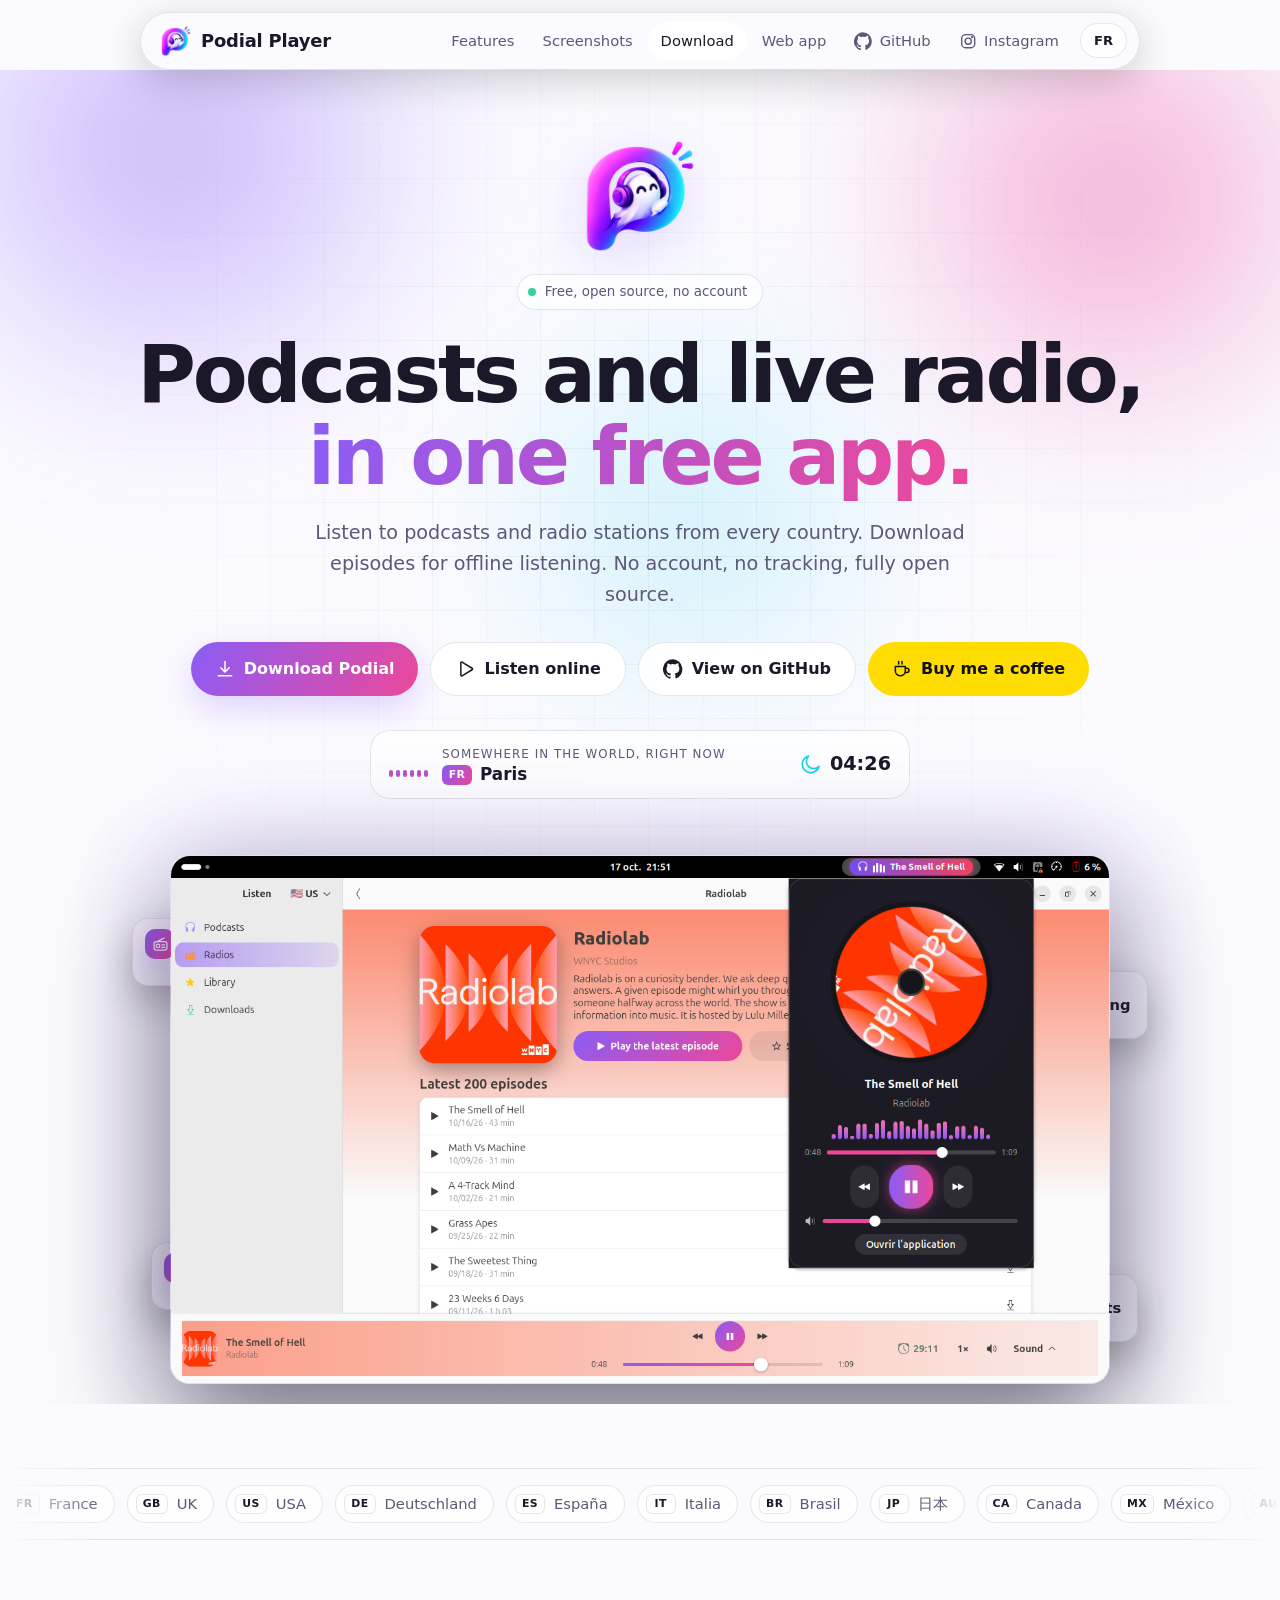
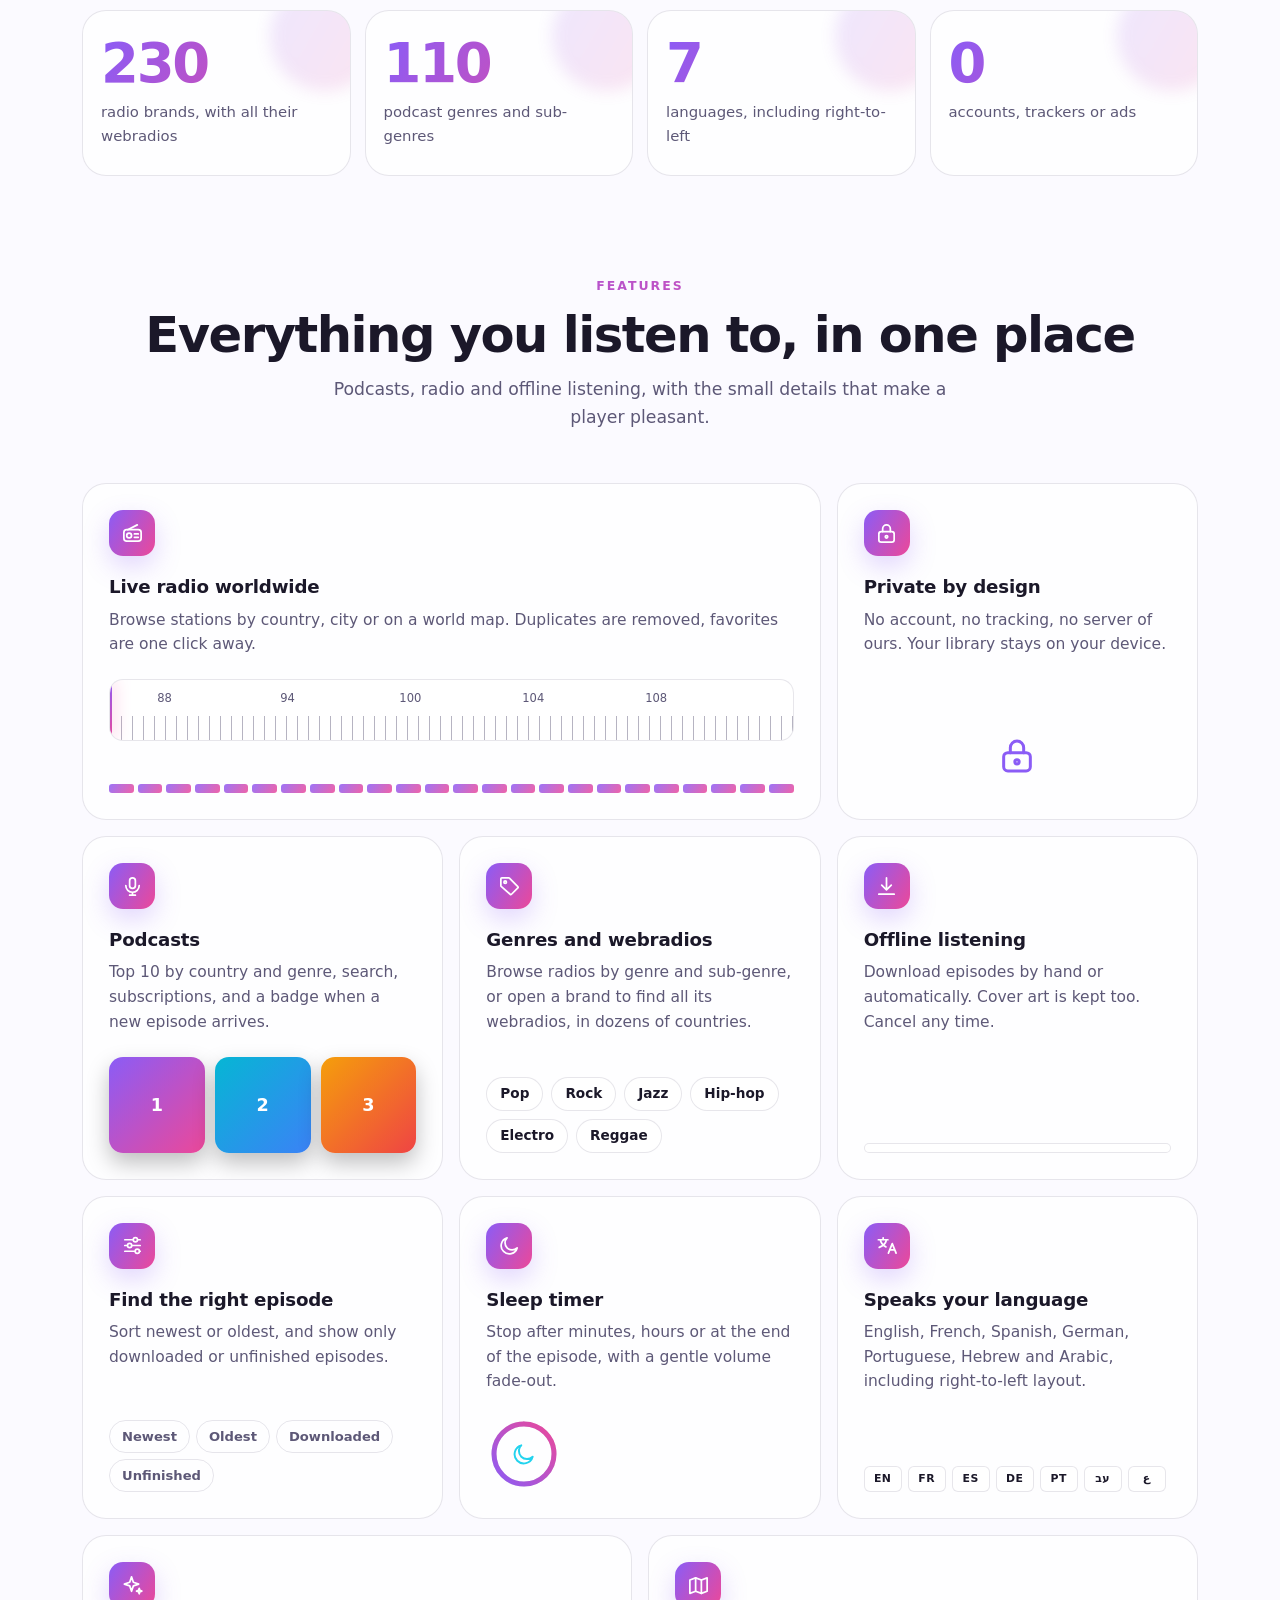
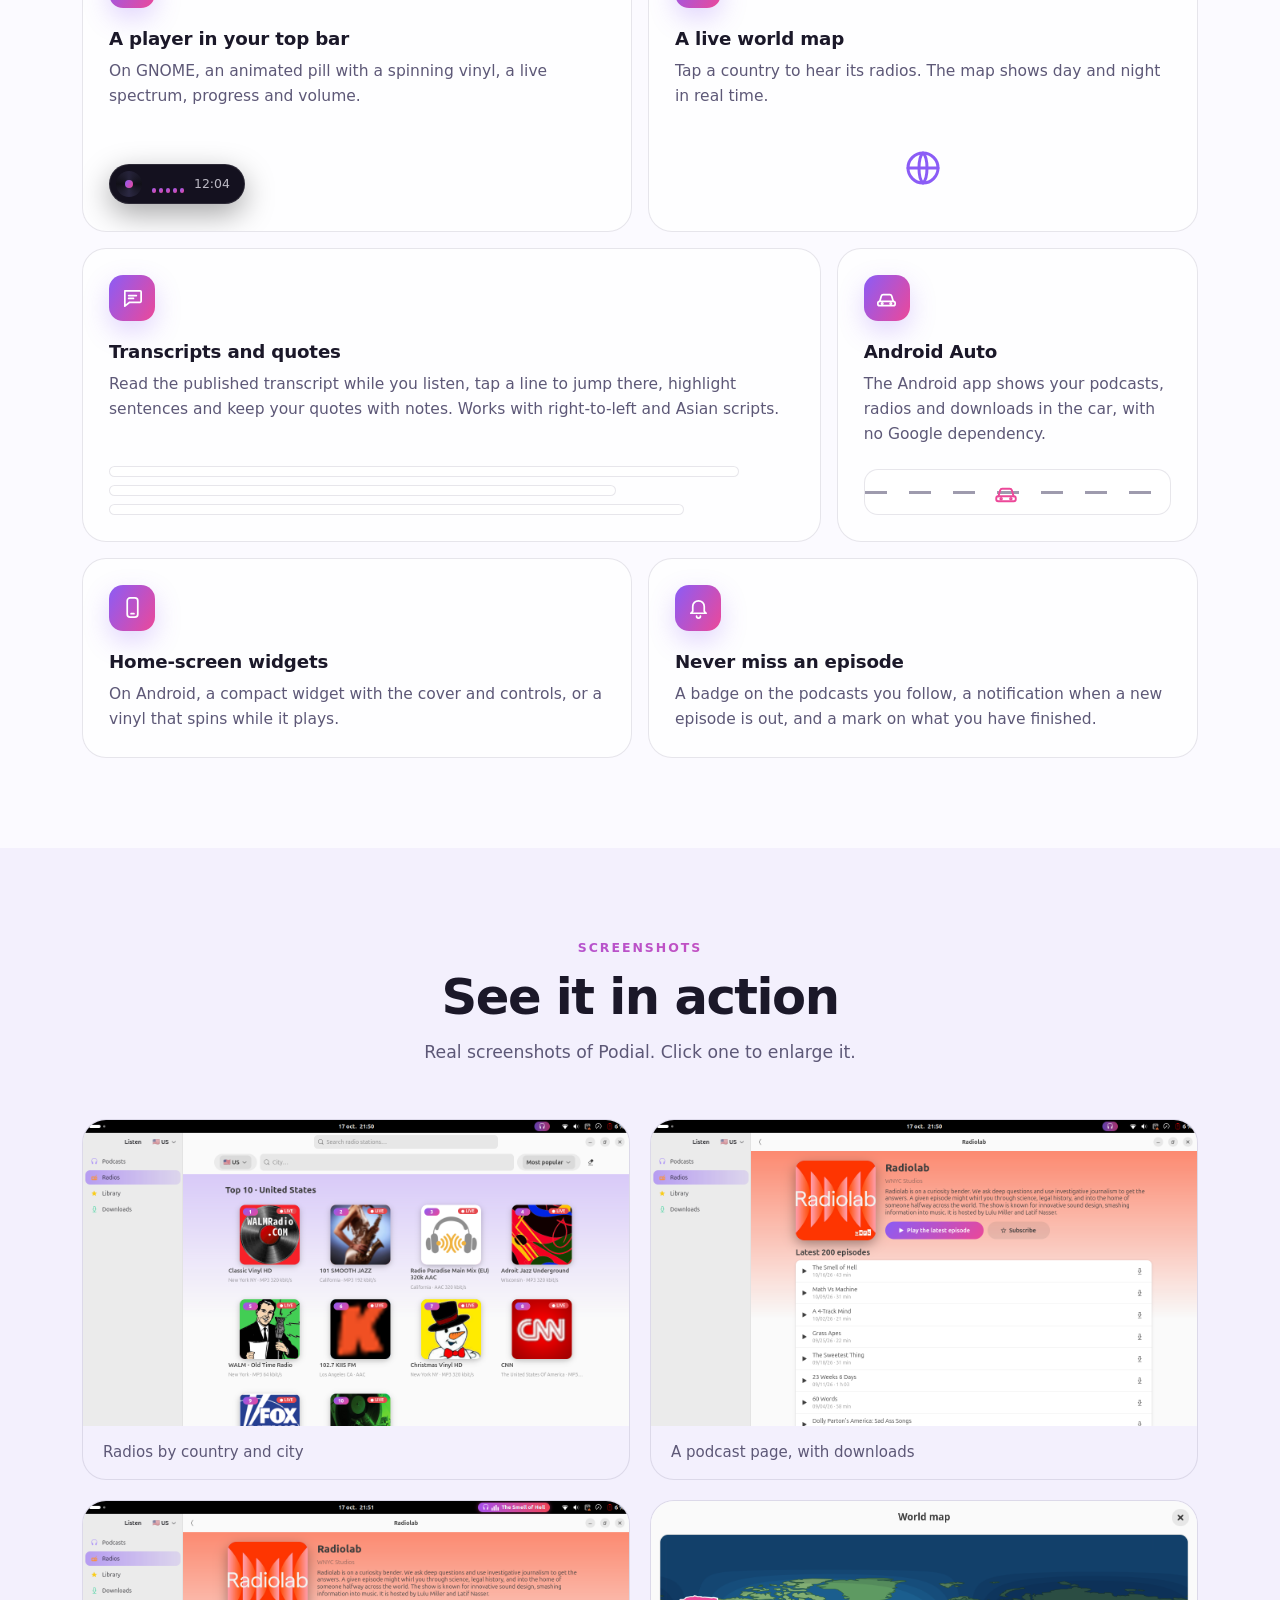
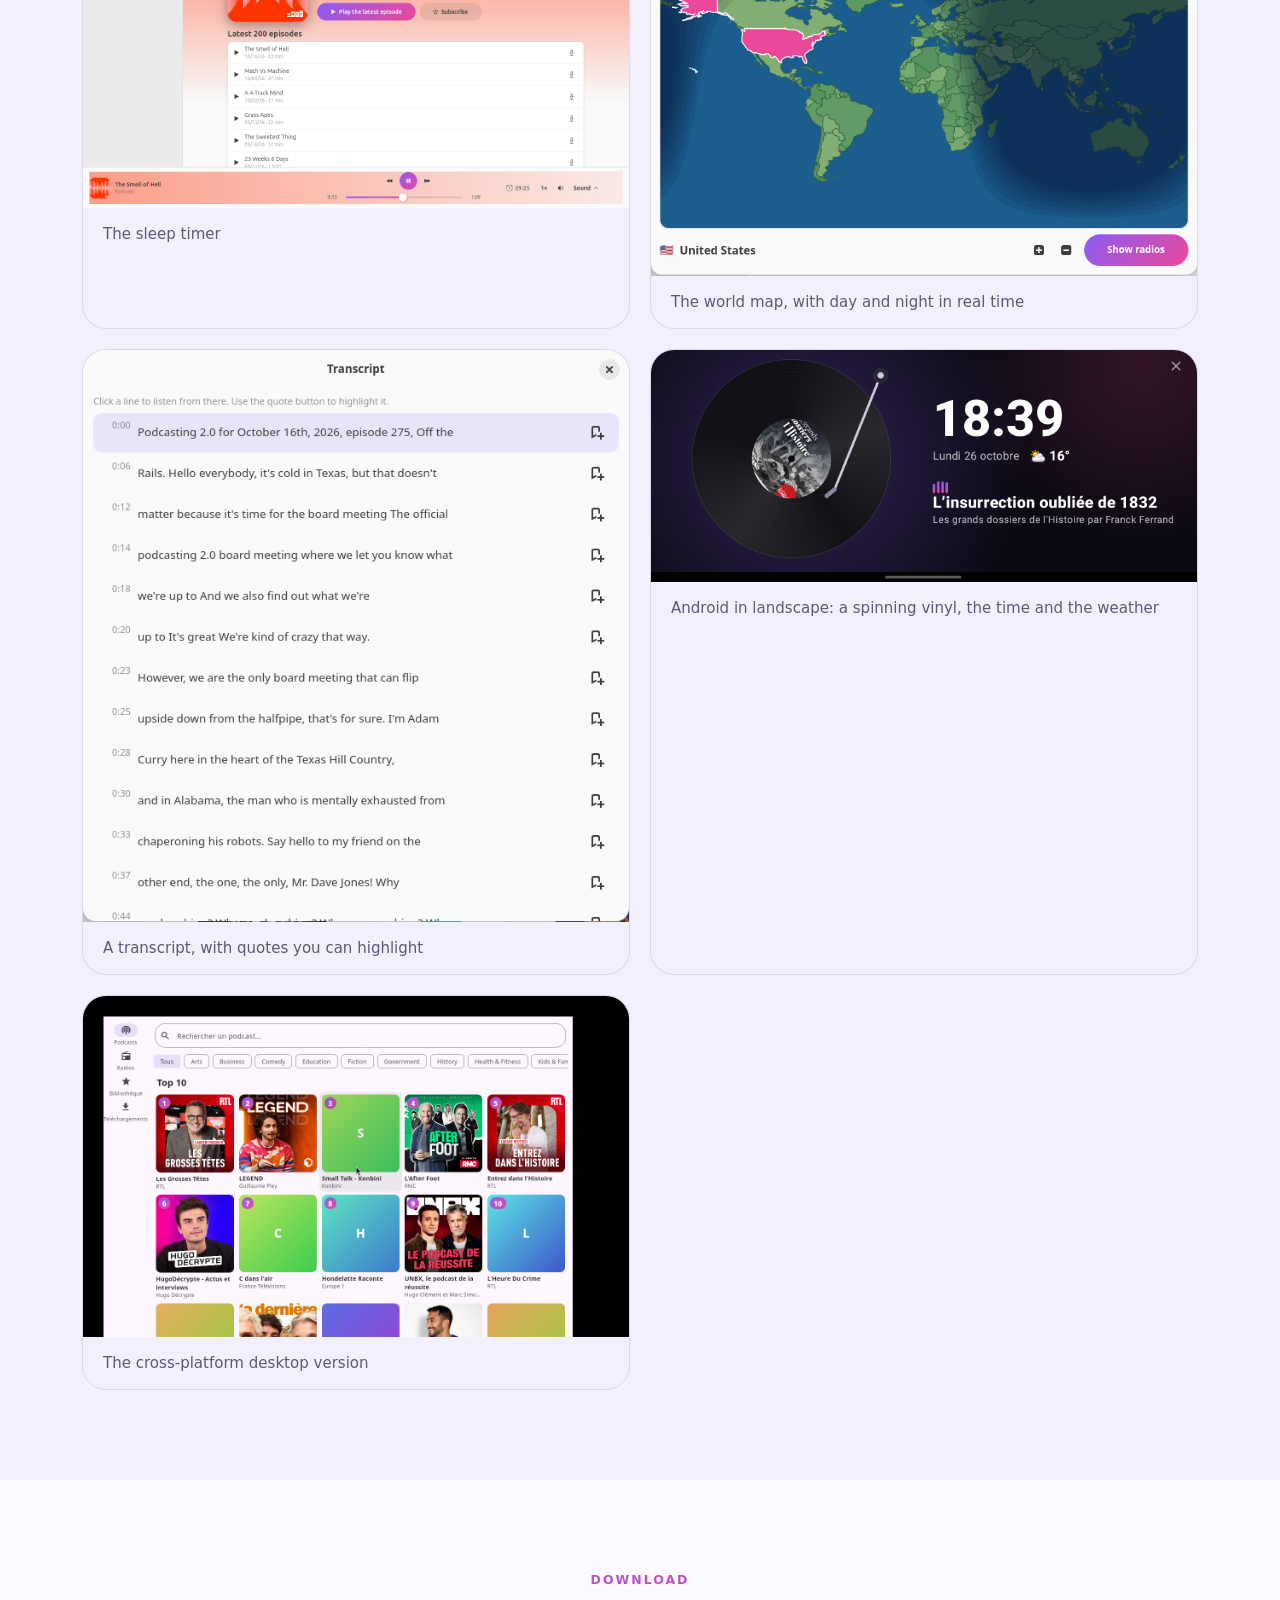
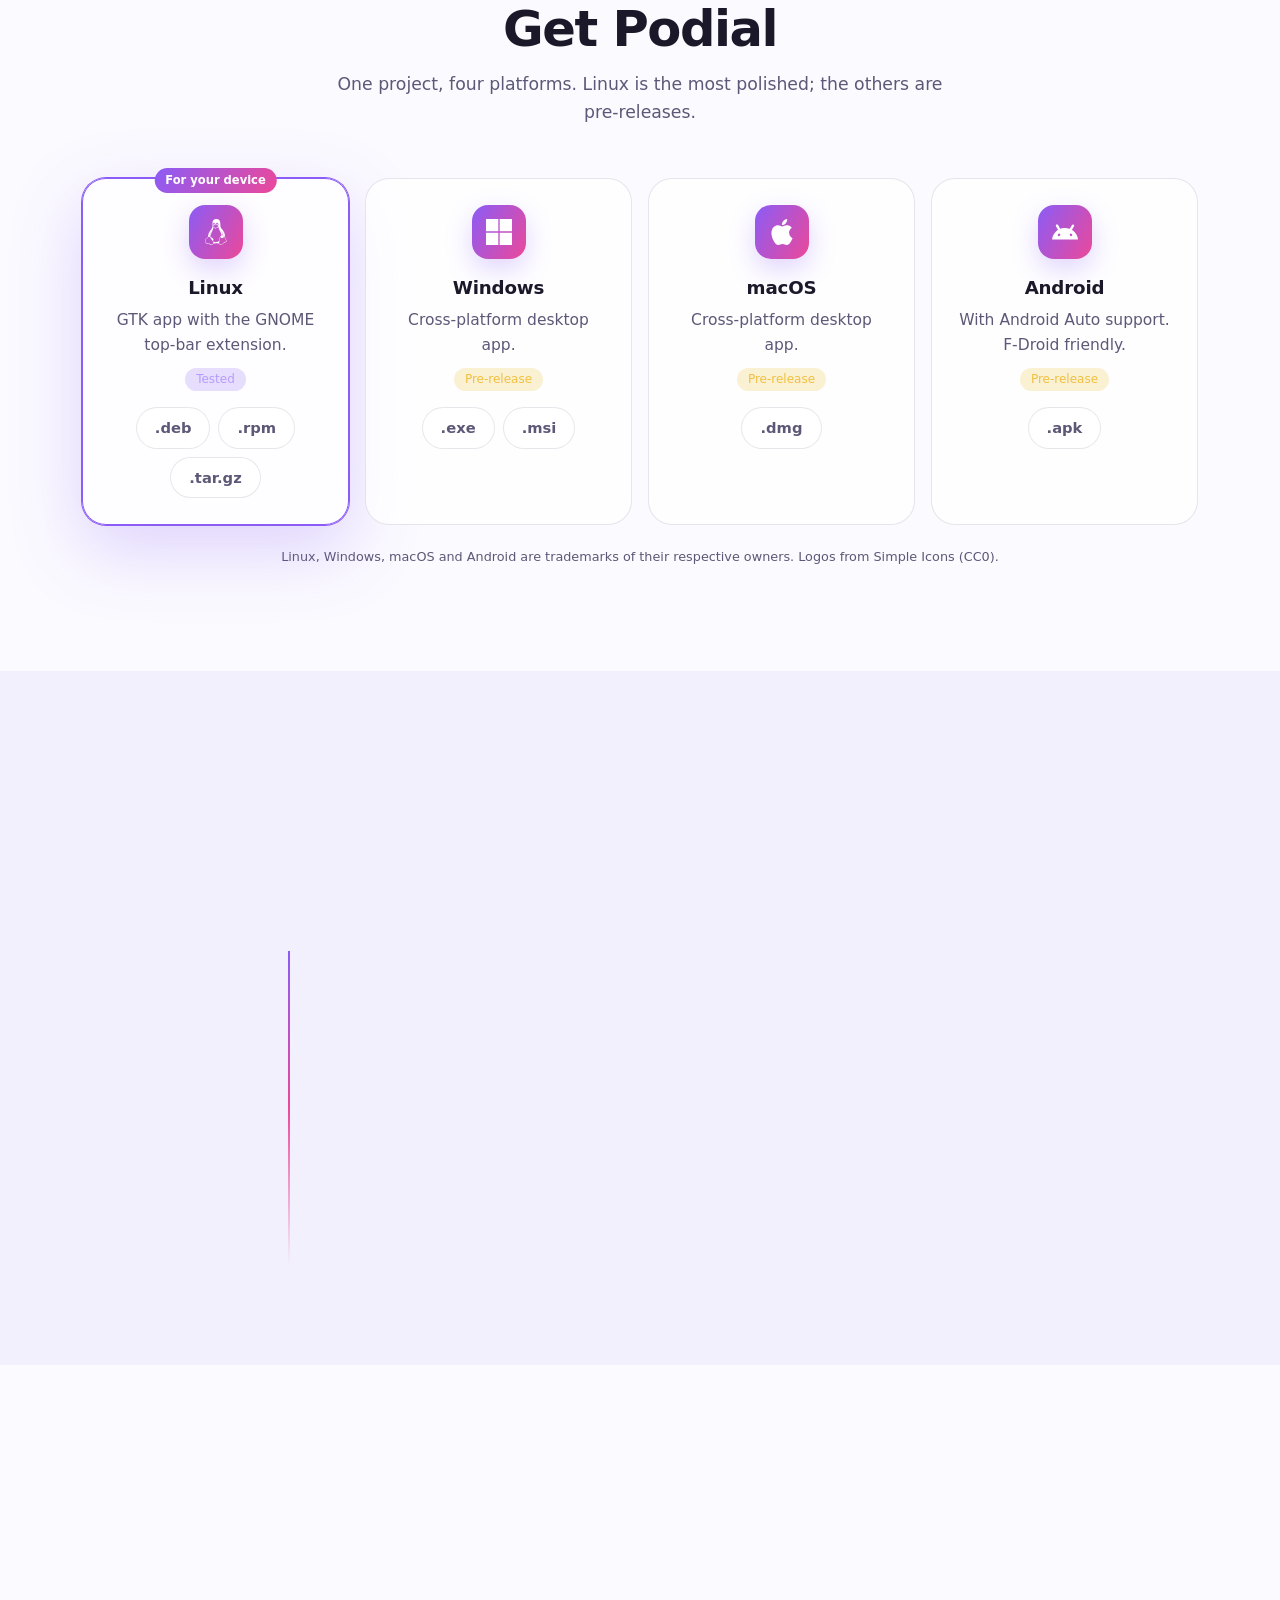
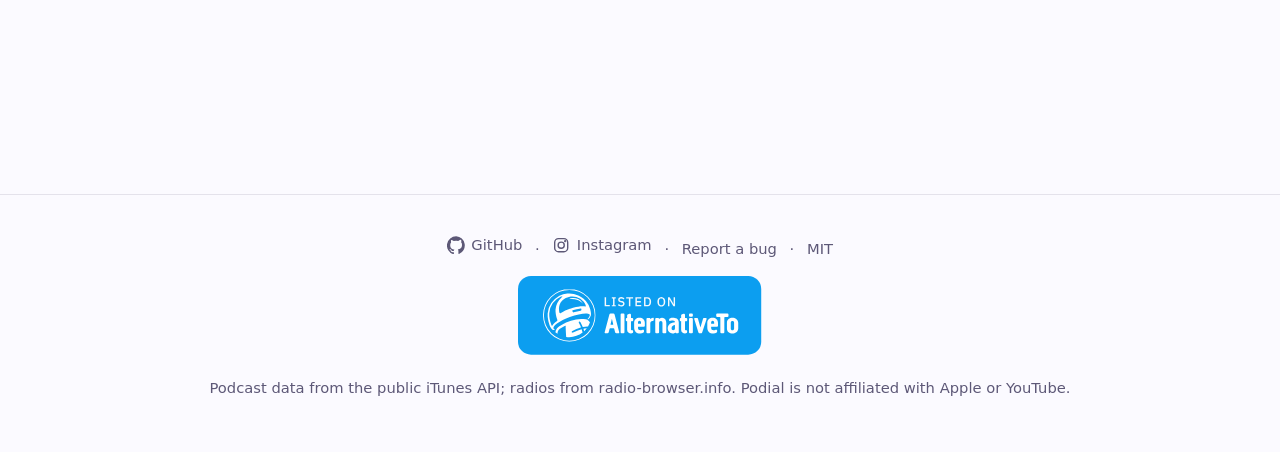
<file: docs/index.html>
<!doctype html>
<html lang="en">
<head>
<meta charset="utf-8">
<meta name="viewport" content="width=device-width, initial-scale=1">
<title>Podial Player: podcasts and live radio in one free app</title>
<link rel="icon" type="image/png" href="favicon.png">
<link rel="apple-touch-icon" href="apple-touch-icon.png">
<meta name="description" content="Podial puts podcasts and live radio from every country in one free, open-source app. No account, no tracking. Linux, Windows, macOS and Android.">
<meta property="og:title" content="Podial Player: podcasts and live radio in one free app">
<meta property="og:description" content="Free and open source. No account, no tracking. Linux, Windows, macOS and Android.">
<meta property="og:image" content="screenshots/top-bar-player.png">
<meta name="theme-color" content="#0b0914">
<script>document.documentElement.classList.add("js");</script>
<style>
:root {
  --bg: #0b0914; --bg2: #120f1f; --card: rgba(255,255,255,.04); --card2: rgba(255,255,255,.07); --text: #f5f3fc; --muted: #a9a4c4;
  --violet: #8b5cf6; --pink: #ec4899; --cyan: #22d3ee; --line: rgba(255,255,255,.09); --glow: rgba(139,92,246,.4);
  --grad: linear-gradient(120deg, var(--violet), var(--pink));
  --ease: cubic-bezier(.2,.7,.2,1); --r: 24px;
  color-scheme: dark;
}
@media (prefers-color-scheme: light) {
  :root { --bg: #fbfaff; --bg2: #f3f0fd; --card: rgba(255,255,255,.72); --card2: rgba(255,255,255,.95); --text: #1b1829; --muted: #5d5877; --line: rgba(20,10,60,.1); --glow: rgba(139,92,246,.25); color-scheme: light; }
}
* { box-sizing: border-box; }
html { scroll-behavior: smooth; scroll-padding-top: 76px; }
body { margin: 0; background: var(--bg); color: var(--text); line-height: 1.6; overflow-x: hidden;
  font-family: "Inter", system-ui, -apple-system, "Segoe UI", Roboto, Ubuntu, sans-serif; -webkit-font-smoothing: antialiased; }
a { color: inherit; }
:focus-visible { outline: 2px solid var(--cyan); outline-offset: 3px; border-radius: 8px; }
.wrap { max-width: 1160px; margin: 0 auto; padding: 0 22px; }
.i { width: 1.25em; height: 1.25em; flex: none; display: inline-block; vertical-align: middle; }

/* barre de progression et navigation */
#progress { position: fixed; left: 0; top: 0; height: 3px; width: 100%; z-index: 40; background: var(--grad); transform-origin: 0 50%; transform: scaleX(0); }
header.nav { position: sticky; top: 12px; z-index: 30; margin: 12px auto 0; max-width: 1000px; width: calc(100% - 28px); border: 1px solid var(--line); border-radius: 99px;
  backdrop-filter: blur(18px) saturate(1.5); -webkit-backdrop-filter: blur(18px) saturate(1.5); background: color-mix(in srgb, var(--bg) 62%, transparent); box-shadow: 0 10px 40px rgba(0,0,0,.18); }
.nav .in { display: flex; align-items: center; gap: 14px; height: 56px; padding: 0 12px 0 20px; }
.logo { font-weight: 800; font-size: 1.12rem; text-decoration: none; display: flex; align-items: center; gap: 10px; letter-spacing: -.01em; white-space: nowrap; flex: none; }
.logo i { flex: none; width: 26px; height: 26px; border-radius: 50%; background: var(--grad); display: inline-block; position: relative; animation: spin 8s linear infinite; }
.hero-logo { display: block; width: 112px; margin: 0 auto 22px; }
.hero-logo img { width: 112px; height: 112px; display: block; filter: drop-shadow(0 10px 28px var(--glow)); }
.logo img { flex: none; width: 30px; height: 30px; display: block; }
.logo i::after { content: ""; position: absolute; inset: 8px; border-radius: 50%; background: var(--bg); }
.nav nav { margin-left: auto; display: flex; gap: 2px; align-items: center; font-size: .92rem; }
.nav nav a { text-decoration: none; color: var(--muted); padding: 7px 13px; border-radius: 99px; transition: color .2s, background .2s; }
.nav nav a:hover, .nav nav a.on { color: var(--text); background: var(--card2); }
.nav nav a.gh { display: inline-flex; align-items: center; gap: 7px; }
.lang { border: 1px solid var(--line); background: var(--card2); color: var(--text); border-radius: 99px; padding: 6px 13px; cursor: pointer; font: inherit; font-size: .82rem; font-weight: 600; margin-left: 6px; transition: transform .2s var(--ease); }
.lang:hover { transform: scale(1.06); }
@media (max-width: 820px) { .nav nav a:not(.keep) { display: none; } .nav .in { gap: 8px; } }

@keyframes spin { to { transform: rotate(360deg); } }
@keyframes rise { from { opacity: 0; transform: translateY(28px); filter: blur(8px); } to { opacity: 1; transform: none; filter: none; } }
@keyframes pop { from { opacity: 0; transform: scale(.94); } }

/* fond animé */
.aurora { position: absolute; inset: 0; overflow: hidden; pointer-events: none; z-index: 0; }
.aurora b { position: absolute; border-radius: 50%; filter: blur(80px); opacity: .5; will-change: transform; }
.aurora b:nth-child(1) { width: 600px; height: 600px; left: -10%; top: -220px; background: radial-gradient(circle, var(--violet), transparent 70%); animation: d1 17s ease-in-out infinite; }
.aurora b:nth-child(2) { width: 540px; height: 540px; right: -8%; top: -140px; background: radial-gradient(circle, var(--pink), transparent 70%); animation: d2 20s ease-in-out infinite; }
.aurora b:nth-child(3) { width: 460px; height: 460px; left: 36%; top: 220px; background: radial-gradient(circle, var(--cyan), transparent 70%); opacity: .24; animation: d3 23s ease-in-out infinite; }
@keyframes d1 { 50% { transform: translate(130px, 70px) scale(1.15); } }
@keyframes d2 { 50% { transform: translate(-150px, 90px) scale(.9); } }
@keyframes d3 { 50% { transform: translate(-100px, -60px) scale(1.2); } }
.grid-bg { position: absolute; inset: 0; z-index: 0; pointer-events: none; opacity: .5;
  background-image: linear-gradient(var(--line) 1px, transparent 1px), linear-gradient(90deg, var(--line) 1px, transparent 1px); background-size: 54px 54px;
  -webkit-mask: radial-gradient(ellipse 70% 60% at 50% 30%, #000, transparent 75%); mask: radial-gradient(ellipse 70% 60% at 50% 30%, #000, transparent 75%); }

/* héros */
.hero { padding: 70px 0 20px; text-align: center; position: relative; overflow: hidden; }
.hero > .wrap { position: relative; z-index: 1; }
.badge { display: inline-flex; align-items: center; gap: 9px; font-size: .84rem; color: var(--muted); padding: 6px 15px 6px 10px; border: 1px solid var(--line); border-radius: 99px; background: var(--card); margin-bottom: 24px; animation: rise .9s var(--ease) both; }
.badge .dot { width: 8px; height: 8px; border-radius: 50%; background: #34d399; box-shadow: 0 0 0 0 rgba(52,211,153,.6); animation: ping 2s ease-out infinite; }
@keyframes ping { to { box-shadow: 0 0 0 10px rgba(52,211,153,0); } }
h1 { font-size: clamp(2.5rem, 7vw, 5rem); line-height: 1.03; margin: 0 0 20px; letter-spacing: -.04em; font-weight: 900; }
h1 .l { display: block; animation: rise 1s var(--ease) .05s both; }
h1 .l:nth-child(2) { animation-delay: .17s; }
h1 em { font-style: normal; background: linear-gradient(100deg, var(--violet), var(--pink), var(--cyan), var(--violet)); background-size: 300% 100%;
  -webkit-background-clip: text; background-clip: text; color: transparent; animation: shine 7s linear infinite; }
@keyframes shine { to { background-position: 300% 0; } }
.lead { font-size: 1.2rem; color: var(--muted); max-width: 660px; margin: 0 auto 32px; animation: rise 1s var(--ease) .3s both; }
.cta { display: flex; flex-wrap: wrap; gap: 12px; justify-content: center; animation: rise 1s var(--ease) .4s both; }
.btn { display: inline-flex; align-items: center; gap: 9px; padding: 13px 24px; border-radius: 99px; font-weight: 700; text-decoration: none; border: 1px solid var(--line); background: var(--card2);
  transition: transform .25s var(--ease), box-shadow .25s; position: relative; overflow: hidden; }
.btn:hover { transform: translateY(-3px); }
.btn.primary { background: var(--grad); color: #fff; border: 0; box-shadow: 0 12px 34px var(--glow); }
.btn.primary:hover { box-shadow: 0 18px 44px rgba(236,72,153,.45); }
.btn.primary::after { content: ""; position: absolute; top: 0; left: -80%; width: 50%; height: 100%; background: linear-gradient(100deg, transparent, rgba(255,255,255,.4), transparent); transform: skewX(-20deg); animation: sweep 3.8s ease-in-out infinite; }
@keyframes sweep { 0%, 55% { left: -80%; } 100% { left: 140%; } }
.btn.coffee { background: #ffdd00; color: #111; border: 0; }
.btn.sm { padding: 8px 18px; font-size: .92rem; }

.world { margin: 34px auto 0; max-width: 540px; display: flex; align-items: center; gap: 14px; padding: 12px 18px; border: 1px solid var(--line); border-radius: 20px;
  background: var(--card); backdrop-filter: blur(10px); text-align: left; animation: rise 1s var(--ease) .5s both; }
.eq { display: flex; gap: 3px; height: 26px; align-items: flex-end; }
.eq span { width: 4px; border-radius: 3px; background: var(--grad); animation: bar 1.1s ease-in-out infinite; height: 30%; }
.eq span:nth-child(2n) { animation-duration: .8s; } .eq span:nth-child(3n) { animation-duration: 1.4s; }
.eq span:nth-child(4n) { animation-delay: .2s; } .eq span:nth-child(5n) { animation-delay: .45s; }
@keyframes bar { 0%, 100% { height: 18%; } 50% { height: 100%; } }
.world .txt { flex: 1; min-width: 0; line-height: 1.3; }
.world small { color: var(--muted); font-size: .74rem; text-transform: uppercase; letter-spacing: .09em; }
.world .place { font-weight: 800; font-size: 1.05rem; white-space: nowrap; overflow: hidden; text-overflow: ellipsis; transition: opacity .35s, transform .35s var(--ease); display: flex; align-items: center; gap: 8px; }
.world .place.out { opacity: 0; transform: translateY(8px); }
.cc { display: inline-grid; place-items: center; min-width: 30px; height: 20px; padding: 0 6px; border-radius: 6px; background: var(--grad); color: #fff; font-size: .68rem; font-weight: 800; letter-spacing: .04em; }
.world .clock { font-variant-numeric: tabular-nums; font-weight: 800; font-size: 1.2rem; display: flex; align-items: center; gap: 7px; }
.world .clock .i { color: #f59e0b; }
.world .clock .i.night { color: var(--cyan); }

.shot { margin: 56px auto 0; max-width: 940px; perspective: 1400px; position: relative; animation: rise 1.2s var(--ease) .6s both; }
.shot .frame { border-radius: 20px; overflow: hidden; border: 1px solid var(--line); box-shadow: 0 50px 120px rgba(0,0,0,.5), 0 0 110px var(--glow);
  transition: transform .25s ease-out; transform-style: preserve-3d; will-change: transform; }
.shot img { display: block; width: 100%; height: auto; }
.chip3d { position: absolute; display: inline-flex; align-items: center; gap: 9px; padding: 10px 16px 10px 12px; border-radius: 16px; font-weight: 700; font-size: .92rem;
  background: color-mix(in srgb, var(--bg) 70%, transparent); border: 1px solid var(--line); backdrop-filter: blur(14px); -webkit-backdrop-filter: blur(14px); box-shadow: 0 16px 40px rgba(0,0,0,.28); animation: float 6s ease-in-out infinite; }
.chip3d .ic { width: 30px; height: 30px; border-radius: 10px; background: var(--grad); color: #fff; display: grid; place-items: center; }
.chip3d .ic .i { width: 17px; height: 17px; }
.chip3d:nth-of-type(1) { left: -4%; top: 12%; } .chip3d:nth-of-type(2) { right: -4%; top: 22%; animation-delay: -1.5s; }
.chip3d:nth-of-type(3) { left: -2%; bottom: 14%; animation-delay: -3s; } .chip3d:nth-of-type(4) { right: -3%; bottom: 8%; animation-delay: -4.5s; }
@keyframes float { 50% { transform: translateY(-12px); } }
@media (max-width: 960px) { .chip3d { display: none; } }

/* bandeau de pays */
.marquee { overflow: hidden; border-block: 1px solid var(--line); padding: 16px 0; margin-top: 64px; -webkit-mask-image: linear-gradient(90deg, transparent, #000 8%, #000 92%, transparent); mask-image: linear-gradient(90deg, transparent, #000 8%, #000 92%, transparent); }
.marquee .track { display: flex; gap: 12px; width: max-content; animation: scroll 50s linear infinite; }
.marquee:hover .track { animation-play-state: paused; }
.marquee span { display: inline-flex; align-items: center; gap: 9px; padding: 6px 16px 6px 8px; border: 1px solid var(--line); border-radius: 99px; background: var(--card); color: var(--muted); font-size: .92rem; white-space: nowrap; }
.marquee .cc { background: var(--card2); color: var(--text); border: 1px solid var(--line); }
@keyframes scroll { to { transform: translateX(-50%); } }

/* sections */
section { padding: 90px 0; position: relative; }
.eyebrow { display: block; text-align: center; font-size: .78rem; font-weight: 800; letter-spacing: .16em; text-transform: uppercase; margin-bottom: 12px;
  background: var(--grad); -webkit-background-clip: text; background-clip: text; color: transparent; }
h2 { font-size: clamp(2rem, 4.8vw, 3.1rem); margin: 0 0 14px; text-align: center; letter-spacing: -.03em; line-height: 1.1; font-weight: 900; }
.sub { text-align: center; color: var(--muted); max-width: 640px; margin: 0 auto 52px; font-size: 1.08rem; }

.stats { display: grid; grid-template-columns: repeat(auto-fit, minmax(210px, 1fr)); gap: 14px; }
.stat { padding: 26px 18px; border: 1px solid var(--line); border-radius: var(--r); background: var(--card); text-align: left; position: relative; overflow: hidden; }
.stat::after { content: ""; position: absolute; right: -30px; top: -30px; width: 110px; height: 110px; border-radius: 50%; background: var(--grad); opacity: .14; filter: blur(8px); }
.stat b { display: block; font-size: clamp(2.4rem, 5vw, 3.4rem); line-height: 1; letter-spacing: -.04em; font-variant-numeric: tabular-nums; background: var(--grad); -webkit-background-clip: text; background-clip: text; color: transparent; }
.stat span { display: block; margin-top: 10px; color: var(--muted); font-size: .93rem; position: relative; }

/* grille bento */
.bento { display: grid; grid-template-columns: repeat(6, 1fr); gap: 16px; }
.b2 { grid-column: span 2; } .b3 { grid-column: span 3; } .b4 { grid-column: span 4; }
@media (max-width: 980px) { .bento { grid-template-columns: repeat(2, 1fr); } .b2, .b3, .b4 { grid-column: span 1; } .b4 { grid-column: span 2; } }
@media (max-width: 620px) { .bento { grid-template-columns: 1fr; } .b4 { grid-column: span 1; } }
.card { background: var(--card); border: 1px solid var(--line); border-radius: var(--r); padding: 26px; position: relative; overflow: hidden; display: flex; flex-direction: column;
  transition: transform .35s var(--ease), border-color .3s, box-shadow .35s; }
.card::before { content: ""; position: absolute; inset: 0; pointer-events: none; opacity: 0; transition: opacity .3s; background: radial-gradient(380px circle at var(--mx, 50%) var(--my, 0%), rgba(139,92,246,.2), transparent 60%); }
.card:hover { transform: translateY(-5px); border-color: rgba(139,92,246,.5); box-shadow: 0 20px 56px rgba(0,0,0,.25); }
.card:hover::before { opacity: 1; }
.ic { width: 46px; height: 46px; border-radius: 14px; background: var(--grad); color: #fff; display: grid; place-items: center; margin-bottom: 16px; box-shadow: 0 10px 26px var(--glow); transition: transform .4s var(--ease); position: relative; }
.ic .i { width: 23px; height: 23px; }
.card:hover .ic { transform: rotate(-8deg) scale(1.1); }
.card h3 { margin: 0 0 6px; font-size: 1.14rem; letter-spacing: -.01em; position: relative; }
.card p { margin: 0; color: var(--muted); font-size: .97rem; position: relative; }
.viz { margin-top: auto; padding-top: 22px; position: relative; }

/* petites animations dans les cartes */
.dial { position: relative; height: 62px; border-radius: 14px; background: var(--card2); border: 1px solid var(--line); overflow: hidden; }
.dial::before { content: ""; position: absolute; left: 0; right: 0; bottom: 0; height: 24px; background: repeating-linear-gradient(90deg, var(--muted) 0 1px, transparent 1px 11px); opacity: .45; }
.dial i { position: absolute; top: 0; bottom: 0; width: 2px; background: var(--grad); box-shadow: 0 0 16px var(--pink); animation: tune 10s ease-in-out infinite; }
.dial em { position: absolute; top: 9px; font-style: normal; font-size: .72rem; color: var(--muted); font-variant-numeric: tabular-nums; transform: translateX(-50%); }
@keyframes tune { 0% { left: 8%; } 28% { left: 44%; } 52% { left: 43%; } 80% { left: 80%; } 100% { left: 8%; } }
.wave { display: flex; gap: 4px; align-items: flex-end; height: 38px; margin-top: 14px; }
.wave span { flex: 1; border-radius: 3px; background: var(--grad); animation: bar 1.2s ease-in-out infinite; height: 25%; opacity: .85; }
.wave span:nth-child(3n) { animation-duration: .9s; } .wave span:nth-child(4n) { animation-duration: 1.5s; animation-delay: .3s; } .wave span:nth-child(5n) { animation-delay: .5s; }
.minis { display: flex; gap: 10px; }
.minis b { position: relative; flex: 1; aspect-ratio: 1; border-radius: 14px; display: grid; place-items: center; color: #fff; font-weight: 900; font-size: 1.1rem; box-shadow: 0 10px 22px rgba(0,0,0,.25); }
.minis b:nth-child(1) { background: linear-gradient(135deg, #8b5cf6, #ec4899); } .minis b:nth-child(2) { background: linear-gradient(135deg, #06b6d4, #3b82f6); } .minis b:nth-child(3) { background: linear-gradient(135deg, #f59e0b, #ef4444); }
.tagcloud { display: flex; flex-wrap: wrap; gap: 8px; }
.tagcloud span { padding: 5px 13px; border-radius: 99px; border: 1px solid var(--line); background: var(--card2); font-size: .85rem; font-weight: 600; animation: glowtag 6s ease-in-out infinite; }
.tagcloud span:nth-child(2) { animation-delay: 1s; } .tagcloud span:nth-child(3) { animation-delay: 2s; } .tagcloud span:nth-child(4) { animation-delay: 3s; } .tagcloud span:nth-child(5) { animation-delay: 4s; } .tagcloud span:nth-child(6) { animation-delay: 5s; }
@keyframes glowtag { 0%, 20%, 100% { border-color: var(--line); } 8% { border-color: var(--pink); box-shadow: 0 0 18px rgba(236,72,153,.4); } }
.dl { height: 10px; border-radius: 99px; background: var(--card2); overflow: hidden; border: 1px solid var(--line); }
.dl i { display: block; height: 100%; width: 0; background: var(--grad); border-radius: 99px; animation: fill 4.5s ease-in-out infinite; }
@keyframes fill { 0% { width: 4%; } 70%, 100% { width: 100%; } }
.seg { display: flex; flex-wrap: wrap; gap: 6px; }
.seg span { padding: 5px 12px; border-radius: 99px; font-size: .82rem; font-weight: 600; border: 1px solid var(--line); color: var(--muted); animation: segon 8s infinite; }
.seg span:nth-child(2) { animation-delay: 2s; } .seg span:nth-child(3) { animation-delay: 4s; } .seg span:nth-child(4) { animation-delay: 6s; }
@keyframes segon { 0%, 22% { background: var(--grad); color: #fff; border-color: transparent; } 25%, 100% { background: transparent; color: var(--muted); border-color: var(--line); } }
.ring { width: 76px; height: 76px; position: relative; display: grid; place-items: center; }
.ring svg.r { position: absolute; inset: 0; transform: rotate(-90deg); }
.ring circle { fill: none; stroke-width: 5; stroke-linecap: round; }
.ring .bg { stroke: var(--line); } .ring .fg { stroke: url(#g1); stroke-dasharray: 188; animation: ringgo 7s ease-in-out infinite alternate; }
@keyframes ringgo { from { stroke-dashoffset: 8; } to { stroke-dashoffset: 170; } }
.ring .i { color: var(--cyan); width: 26px; height: 26px; }
.lockviz { display: grid; place-items: center; height: 96px; position: relative; }
.lockviz .pulse { position: absolute; width: 60px; height: 60px; border-radius: 50%; border: 2px solid var(--violet); animation: sonar 3s ease-out infinite; opacity: 0; }
.lockviz .pulse:nth-child(2) { animation-delay: 1s; } .lockviz .pulse:nth-child(3) { animation-delay: 2s; }
@keyframes sonar { 0% { transform: scale(.5); opacity: .8; } 100% { transform: scale(1.9); opacity: 0; } }
.lockviz .i { width: 40px; height: 40px; color: var(--violet); position: relative; }
.langs { display: flex; flex-wrap: wrap; gap: 6px; }
.langs .cc { background: var(--card2); color: var(--text); border: 1px solid var(--line); height: 26px; min-width: 38px; }
.pill { display: inline-flex; align-items: center; gap: 10px; padding: 6px 14px 6px 6px; border-radius: 99px; background: #14111f; color: #f4f2fb; border: 1px solid rgba(255,255,255,.1); box-shadow: 0 10px 30px rgba(0,0,0,.35); }
.pill .vn { width: 26px; height: 26px; border-radius: 50%; background: radial-gradient(circle, #14121c 0 16%, transparent 17%), conic-gradient(#26233a, #111018, #2b2842, #111018, #26233a); position: relative; animation: spin 4s linear infinite; }
.pill .vn::after { content: ""; position: absolute; inset: 9px; border-radius: 50%; background: var(--grad); }
.pill .eq { height: 18px; } .pill small { font-size: .78rem; opacity: .75; font-variant-numeric: tabular-nums; }
.road-viz { height: 46px; border-radius: 14px; background: var(--card2); border: 1px solid var(--line); position: relative; overflow: hidden; }
.road-viz::before { content: ""; position: absolute; left: 0; right: 0; top: 50%; height: 3px; margin-top: -1px; background: repeating-linear-gradient(90deg, var(--muted) 0 22px, transparent 22px 44px); animation: roadgo 1.2s linear infinite; opacity: .6; }
.road-viz .i { position: absolute; left: 42%; top: 9px; width: 26px; height: 26px; color: var(--pink); animation: bump 1.6s ease-in-out infinite; }
@keyframes roadgo { to { background-position: -44px 0; } } @keyframes bump { 50% { transform: translateY(-3px); } }
.tx { display: grid; gap: 8px; }
.tx span { display: block; height: 11px; border-radius: 6px; background: var(--card2); border: 1px solid var(--line); animation: hl 7.5s infinite; }
.tx span:nth-child(1) { width: 92%; } .tx span:nth-child(2) { width: 74%; animation-delay: 2.5s; } .tx span:nth-child(3) { width: 84%; animation-delay: 5s; }
@keyframes hl { 0%, 30% { background: linear-gradient(90deg, rgba(139,92,246,.55), rgba(236,72,153,.5)); border-color: transparent; } 34%, 100% { background: var(--card2); border-color: var(--line); } }
.bell { animation: ring 5s ease-in-out infinite; transform-origin: 50% 8%; }
@keyframes ring { 0%, 70%, 100% { transform: rotate(0); } 74% { transform: rotate(14deg); } 78% { transform: rotate(-12deg); } 82% { transform: rotate(8deg); } 86% { transform: rotate(-4deg); } }

/* captures */
.gallery { display: grid; grid-template-columns: repeat(auto-fit, minmax(min(100%, 430px), 1fr)); gap: 20px; }
.gallery figure { margin: 0; background: var(--bg2); border: 1px solid var(--line); border-radius: var(--r); overflow: hidden; cursor: zoom-in; transition: transform .4s var(--ease), box-shadow .4s; }
.gallery figure:hover { transform: translateY(-6px); box-shadow: 0 26px 70px rgba(0,0,0,.35), 0 0 70px var(--glow); }
.gallery .im { overflow: hidden; }
.gallery img { width: 100%; display: block; transition: transform .7s var(--ease); }
.gallery figure:hover img { transform: scale(1.05); }
.gallery figcaption { padding: 14px 20px; color: var(--muted); font-size: .94rem; display: flex; align-items: center; gap: 8px; }
dialog#lb { border: 0; padding: 0; background: transparent; max-width: min(1100px, 94vw); max-height: 92vh; overflow: visible; }
dialog#lb::backdrop { background: rgba(8,6,16,.84); backdrop-filter: blur(8px); }
dialog#lb img { max-width: 100%; max-height: 88vh; border-radius: 16px; box-shadow: 0 30px 90px rgba(0,0,0,.6); display: block; animation: pop .35s var(--ease); }
dialog#lb button { position: absolute; top: -14px; right: -14px; width: 38px; height: 38px; border-radius: 50%; border: 0; background: var(--grad); color: #fff; font-size: 1.2rem; cursor: pointer; }

/* téléchargement */
.platforms { display: grid; grid-template-columns: repeat(auto-fit, minmax(240px, 1fr)); gap: 16px; }
.plat { text-align: center; align-items: center; overflow: visible; }
.plat .ic { margin: 0 auto 14px; width: 54px; height: 54px; border-radius: 16px; }
.plat .ic svg { width: 26px; height: 26px; }
.plat.rec { border-color: var(--violet); box-shadow: 0 0 0 1px var(--violet), 0 24px 70px var(--glow); }
.rec-badge { display: none; position: absolute; top: -11px; left: 50%; transform: translateX(-50%); white-space: nowrap; font-size: .72rem; font-weight: 700; padding: 3px 11px; border-radius: 99px; background: var(--grad); color: #fff; }
.plat.rec .rec-badge { display: block; }
.tag { display: inline-block; font-size: .75rem; padding: 2px 11px; border-radius: 99px; background: rgba(139,92,246,.2); color: #b79bff; margin-top: 10px; position: relative; }
.tag.warn { background: rgba(234,179,8,.18); color: #f0c040; }
.files { margin: 16px 0 0 !important; display: flex; gap: 8px; justify-content: center; flex-wrap: wrap; }
.footnote { text-align: center; color: var(--muted); font-size: .8rem; margin-top: 22px; }

/* suite */
.road { max-width: 720px; margin: 0 auto; padding: 0 0 0 30px; list-style: none; display: grid; gap: 14px; position: relative; }
.road::before { content: ""; position: absolute; left: 8px; top: 10px; bottom: 10px; width: 2px; background: linear-gradient(var(--violet), var(--pink), transparent); }
.road li { background: var(--card); border: 1px solid var(--line); border-radius: 16px; padding: 14px 18px; position: relative; display: flex; align-items: center; gap: 14px; }
.road li::before { content: ""; position: absolute; left: -29px; top: 50%; width: 14px; height: 14px; margin-top: -7px; border-radius: 50%; background: var(--bg); border: 2px solid var(--pink); }
.road li .i { color: var(--pink); width: 22px; height: 22px; }
.coffee-box { padding: 60px 24px; border-radius: 32px; border: 1px solid var(--line); background: var(--card); position: relative; overflow: hidden; text-align: center; }
.coffee-box::before { content: ""; position: absolute; inset: -60%; background: conic-gradient(from 0deg, transparent, rgba(236,72,153,.22), transparent 40%); animation: spin 12s linear infinite; }
.coffee-box > * { position: relative; }
.coffee-box h2 { margin-bottom: 8px; }
footer { border-top: 1px solid var(--line); padding: 38px 0; color: var(--muted); font-size: .92rem; text-align: center; }
footer a { text-decoration: none; margin: 0 8px; display: inline-flex; align-items: center; gap: 6px; }
footer a:hover { color: var(--text); }

/* apparition au défilement (seulement avec JavaScript) */
.js .rv { opacity: 0; transform: translateY(34px) scale(.98); transition: opacity .8s var(--ease), transform .8s var(--ease); transition-delay: calc(var(--i, 0) * 70ms); }
.js .rv.in { opacity: 1; transform: none; }

@media (prefers-reduced-motion: reduce) {
  *, *::before, *::after { animation-duration: .001ms !important; animation-iteration-count: 1 !important; animation-delay: 0s !important; transition-duration: .001ms !important; transition-delay: 0s !important; scroll-behavior: auto !important; }
  .js .rv { opacity: 1; transform: none; }
  .marquee .track { animation: none; flex-wrap: wrap; width: auto; justify-content: center; }
  .btn.primary::after, .aurora b { display: none; }
}
#splash { position: fixed; inset: 0; z-index: 9999; background: #f8f5ff; display: flex; align-items: center; justify-content: center; cursor: pointer; transition: opacity .45s ease; }
#splash.out { opacity: 0; pointer-events: none; }
#splash img { width: min(46vw, 46vh, 240px); height: auto; animation: splashpop .9s ease-out both; }
@keyframes splashpop { from { opacity: 0; transform: scale(.85); } to { opacity: 1; transform: none; } }
@media (prefers-color-scheme: dark) { #splash { background: #05012a; } }
</style>
</head>
<body>
<div id="splash" aria-hidden="true"><img src="splash-logo.png" alt=""></div>
<script>
// écran d'accueil : une fois par visite (onglet), un clic le ferme
(() => {
  const el = document.getElementById("splash");
  try { if (sessionStorage.getItem("splash")) return el.remove(); sessionStorage.setItem("splash", "1"); } catch (e) {}
  const close = () => { el.classList.add("out"); setTimeout(() => el.remove(), 500); };
  el.onclick = close; setTimeout(close, 1600);
})();
</script>

<svg width="0" height="0" style="position:absolute" aria-hidden="true"><defs><symbol id="i-mic" viewBox="0 0 24 24" fill="none" stroke="currentColor" stroke-width="1.8" stroke-linecap="round" stroke-linejoin="round"><rect x="9" y="3" width="6" height="11" rx="3"/><path d="M5 11a7 7 0 0 0 14 0M12 18v3M9 21h6"/></symbol><symbol id="i-radio" viewBox="0 0 24 24" fill="none" stroke="currentColor" stroke-width="1.8" stroke-linecap="round" stroke-linejoin="round"><rect x="3" y="8" width="18" height="12" rx="3"/><path d="M7 8l10-5"/><circle cx="8.5" cy="14" r="2.5"/><path d="M14 12.5h4M14 16h4"/></symbol><symbol id="i-tag" viewBox="0 0 24 24" fill="none" stroke="currentColor" stroke-width="1.8" stroke-linecap="round" stroke-linejoin="round"><path d="M3 4a1 1 0 0 1 1-1h7.2a1 1 0 0 1 .7.3l8.8 8.8a1 1 0 0 1 0 1.4l-6.6 6.6a1 1 0 0 1-1.4 0L3.3 11.9a1 1 0 0 1-.3-.7z"/><circle cx="7.5" cy="7.5" r="1.3"/></symbol><symbol id="i-download" viewBox="0 0 24 24" fill="none" stroke="currentColor" stroke-width="1.8" stroke-linecap="round" stroke-linejoin="round"><path d="M12 3v12M7 10.5l5 5 5-5M4 20h16"/></symbol><symbol id="i-sliders" viewBox="0 0 24 24" fill="none" stroke="currentColor" stroke-width="1.8" stroke-linecap="round" stroke-linejoin="round"><path d="M4 6h8M18 6h2M4 12h2M12 12h8M4 18h10M20 18h0"/><circle cx="15" cy="6" r="2.2"/><circle cx="9" cy="12" r="2.2"/><circle cx="17" cy="18" r="2.2"/></symbol><symbol id="i-moon" viewBox="0 0 24 24" fill="none" stroke="currentColor" stroke-width="1.8" stroke-linecap="round" stroke-linejoin="round"><path d="M20 14.5A8.5 8.5 0 1 1 9.5 4 6.5 6.5 0 0 0 20 14.5z"/></symbol><symbol id="i-sun" viewBox="0 0 24 24" fill="none" stroke="currentColor" stroke-width="1.8" stroke-linecap="round" stroke-linejoin="round"><circle cx="12" cy="12" r="4"/><path d="M12 2v2M12 20v2M4.9 4.9l1.4 1.4M17.7 17.7l1.4 1.4M2 12h2M20 12h2M4.9 19.1l1.4-1.4M17.7 6.3l1.4-1.4"/></symbol><symbol id="i-lock" viewBox="0 0 24 24" fill="none" stroke="currentColor" stroke-width="1.8" stroke-linecap="round" stroke-linejoin="round"><rect x="4" y="10" width="16" height="11" rx="2.5"/><path d="M8 10V7a4 4 0 0 1 8 0v3"/><circle cx="12" cy="15.5" r="1.3"/></symbol><symbol id="i-globe" viewBox="0 0 24 24" fill="none" stroke="currentColor" stroke-width="1.8" stroke-linecap="round" stroke-linejoin="round"><circle cx="12" cy="12" r="9"/><path d="M3 12h18M12 3c3.2 3 3.2 15 0 18M12 3c-3.2 3-3.2 15 0 18"/></symbol><symbol id="i-sparkles" viewBox="0 0 24 24" fill="none" stroke="currentColor" stroke-width="1.8" stroke-linecap="round" stroke-linejoin="round"><path d="M11 3l1.9 5.6L18.5 10.5 12.9 12.4 11 18l-1.9-5.6L3.5 10.5 9.1 8.6z"/><path d="M19 15l.7 2.1 2.1.7-2.1.7-.7 2.1-.7-2.1-2.1-.7 2.1-.7z"/></symbol><symbol id="i-car" viewBox="0 0 24 24" fill="none" stroke="currentColor" stroke-width="1.8" stroke-linecap="round" stroke-linejoin="round"><path d="M5 16l1.6-5.6A2 2 0 0 1 8.5 9h7a2 2 0 0 1 1.9 1.4L19 16"/><rect x="3" y="16" width="18" height="4.5" rx="1.8"/><circle cx="7.5" cy="18.3" r=".7"/><circle cx="16.5" cy="18.3" r=".7"/></symbol><symbol id="i-map" viewBox="0 0 24 24" fill="none" stroke="currentColor" stroke-width="1.8" stroke-linecap="round" stroke-linejoin="round"><path d="M9 4L3 6.2v14L9 18l6 2.2 6-2.2V4l-6 2.2z"/><path d="M9 4v14M15 6.2v14"/></symbol><symbol id="i-quote" viewBox="0 0 24 24" fill="none" stroke="currentColor" stroke-width="1.8" stroke-linecap="round" stroke-linejoin="round"><path d="M4 5h16a1 1 0 0 1 1 1v10a1 1 0 0 1-1 1H9l-5 4V6a1 1 0 0 1 1-1z"/><path d="M8 10h8M8 13h5"/></symbol><symbol id="i-phone" viewBox="0 0 24 24" fill="none" stroke="currentColor" stroke-width="1.8" stroke-linecap="round" stroke-linejoin="round"><rect x="6.5" y="2" width="11" height="20" rx="3"/><path d="M10.5 18.5h3"/></symbol><symbol id="i-bell" viewBox="0 0 24 24" fill="none" stroke="currentColor" stroke-width="1.8" stroke-linecap="round" stroke-linejoin="round"><path d="M6 16v-5a6 6 0 0 1 12 0v5l2 2H4z"/><path d="M10 21a2 2 0 0 0 4 0"/></symbol><symbol id="i-play" viewBox="0 0 24 24" fill="none" stroke="currentColor" stroke-width="1.8" stroke-linecap="round" stroke-linejoin="round"><path d="M7 4.6v14.8a1 1 0 0 0 1.5.9l12-7.4a1 1 0 0 0 0-1.8L8.5 3.7A1 1 0 0 0 7 4.6z"/></symbol><symbol id="i-instagram" viewBox="0 0 24 24" fill="none" stroke="currentColor" stroke-width="1.8" stroke-linecap="round" stroke-linejoin="round"><rect x="3.5" y="3.5" width="17" height="17" rx="5"/><circle cx="12" cy="12" r="4"/><circle cx="17.2" cy="6.8" r="0.6" fill="currentColor"/></symbol><symbol id="i-coffee" viewBox="0 0 24 24" fill="none" stroke="currentColor" stroke-width="1.8" stroke-linecap="round" stroke-linejoin="round"><path d="M4 9h12v5.5A5.5 5.5 0 0 1 10.5 20h-1A5.5 5.5 0 0 1 4 14.5z"/><path d="M16 11h1.8a2.6 2.6 0 0 1 0 5.2H16M8 3v3M12 3v3"/></symbol><symbol id="i-record" viewBox="0 0 24 24" fill="none" stroke="currentColor" stroke-width="1.8" stroke-linecap="round" stroke-linejoin="round"><circle cx="12" cy="12" r="8.5"/><circle cx="12" cy="12" r="3.2" fill="currentColor"/></symbol><symbol id="i-search" viewBox="0 0 24 24" fill="none" stroke="currentColor" stroke-width="1.8" stroke-linecap="round" stroke-linejoin="round"><circle cx="11" cy="11" r="6.5"/><path d="M20 20l-4.2-4.2"/></symbol><symbol id="i-languages" viewBox="0 0 24 24" fill="none" stroke="currentColor" stroke-width="1.8" stroke-linecap="round" stroke-linejoin="round"><path d="M3.5 6h10M8.5 4v2M5.5 6c.6 3.2 2.8 5.8 6 7.5M12 6c-.7 3.4-3.4 6.4-7.6 8M14 20l4-10 4 10M15.4 16.6h5.2"/></symbol><symbol id="i-sync" viewBox="0 0 24 24" fill="none" stroke="currentColor" stroke-width="1.8" stroke-linecap="round" stroke-linejoin="round"><path d="M20 11a8 8 0 0 0-14.2-4M4 4v4h4M4 13a8 8 0 0 0 14.2 4M20 20v-4h-4"/></symbol><symbol id="i-calendar" viewBox="0 0 24 24" fill="none" stroke="currentColor" stroke-width="1.8" stroke-linecap="round" stroke-linejoin="round"><rect x="3" y="5" width="18" height="16" rx="3"/><path d="M3 10.5h18M8 3v4M16 3v4"/></symbol><symbol id="i-headphones" viewBox="0 0 24 24" fill="none" stroke="currentColor" stroke-width="1.8" stroke-linecap="round" stroke-linejoin="round"><path d="M4 15v-3a8 8 0 0 1 16 0v3"/><rect x="3" y="14" width="4.5" height="7" rx="2"/><rect x="16.5" y="14" width="4.5" height="7" rx="2"/></symbol><symbol id="i-arrow" viewBox="0 0 24 24" fill="none" stroke="currentColor" stroke-width="1.8" stroke-linecap="round" stroke-linejoin="round"><path d="M5 12h14M13 6l6 6-6 6"/></symbol><symbol id="i-check" viewBox="0 0 24 24" fill="none" stroke="currentColor" stroke-width="1.8" stroke-linecap="round" stroke-linejoin="round"><path d="M5 12.5l4.5 4.5L19 7.5"/></symbol><symbol id="i-github" viewBox="0 0 24 24"><path fill="currentColor" stroke="none" d="M12 .3a12 12 0 0 0-3.8 23.4c.6.1.8-.3.8-.6v-2c-3.3.7-4-1.6-4-1.6-.6-1.4-1.4-1.8-1.4-1.8-1-.7.1-.7.1-.7 1.2.1 1.8 1.2 1.8 1.2 1 1.8 2.8 1.3 3.5 1 .1-.8.4-1.3.7-1.6-2.7-.3-5.5-1.3-5.5-5.9 0-1.3.5-2.4 1.2-3.2-.1-.3-.5-1.5.1-3.2 0 0 1-.3 3.3 1.2a11.5 11.5 0 0 1 6 0C17.3 4.7 18.3 5 18.3 5c.7 1.7.3 2.9.1 3.2.8.8 1.2 1.9 1.2 3.2 0 4.6-2.8 5.6-5.5 5.9.4.4.8 1.1.8 2.2v3.3c0 .3.2.7.8.6A12 12 0 0 0 12 .3"/></symbol></defs></svg>
<svg width="0" height="0" style="position:absolute" aria-hidden="true"><defs><linearGradient id="g1" x1="0" y1="0" x2="1" y2="1"><stop offset="0" stop-color="#8b5cf6"/><stop offset="1" stop-color="#ec4899"/></linearGradient></defs></svg>
<div id="progress" aria-hidden="true"></div>
<header class="nav">
  <div class="in">
    <a class="logo" href="#top"><picture><source srcset="logo-light.png" media="(prefers-color-scheme: light)"><img src="logo-dark.png" alt="" width="30" height="30"></picture> Podial Player</a>
    <nav>
      <a href="#features" data-i18n="nav_features">Features</a>
      <a href="#screens" data-i18n="nav_screens">Screenshots</a>
      <a href="#download" class="keep" data-i18n="nav_download">Download</a>
      <a href="app/" data-i18n="nav_web">Web app</a>
      <a href="https://github.com/Mickaelb06/podial" class="gh"><svg class="i" aria-hidden="true"><use href="#i-github"/></svg> GitHub</a>
      <a href="https://www.instagram.com/podial_player/" class="gh" aria-label="Instagram"><svg class="i" aria-hidden="true"><use href="#i-instagram"/></svg> Instagram</a>
      <button class="lang" id="lang" type="button" aria-label="Language">FR</button>
    </nav>
  </div>
</header>

<main id="top">
<div class="hero">
  <div class="aurora" aria-hidden="true"><b></b><b></b><b></b></div>
  <div class="grid-bg" aria-hidden="true"></div>
  <div class="wrap">
    <picture class="hero-logo"><source srcset="logo-light.png" media="(prefers-color-scheme: light)"><img src="logo-dark.png" alt="Podial" width="112" height="112"></picture>
    <div class="badge"><span class="dot"></span><span data-i18n="badge">Free, open source, no account</span></div>
    <h1><span class="l" data-i18n="h1a">Podcasts and live radio,</span><span class="l"><em data-i18n="h1b">in one free app.</em></span></h1>
    <p class="lead" data-i18n="lead">Listen to podcasts and radio stations from every country. Download episodes for offline listening. No account, no tracking, fully open source.</p>
    <div class="cta">
      <a class="btn primary" href="#download"><svg class="i" aria-hidden="true"><use href="#i-download"/></svg><span data-i18n="cta_dl">Download Podial</span></a>
      <a class="btn" href="app/"><svg class="i" aria-hidden="true"><use href="#i-play"/></svg><span data-i18n="cta_web">Listen online</span></a>
      <a class="btn" href="https://github.com/Mickaelb06/podial"><svg class="i" aria-hidden="true"><use href="#i-github"/></svg><span data-i18n="cta_gh">View on GitHub</span></a>
      <a class="btn coffee" href="https://buymeacoffee.com/mickaelb06"><svg class="i" aria-hidden="true"><use href="#i-coffee"/></svg><span data-i18n="cta_coffee">Buy me a coffee</span></a>
    </div>
    <div class="world" aria-live="off">
      <div class="eq" aria-hidden="true"><span></span><span></span><span></span><span></span><span></span><span></span></div>
      <div class="txt"><small data-i18n="wc_label">Somewhere in the world, right now</small><div class="place" id="wc-place"><span class="cc">FR</span> Paris</div></div>
      <div class="clock" aria-hidden="true"><svg class="i" id="wc-icon"><use href="#i-sun"/></svg><span id="wc-clock">--:--</span></div>
    </div>
    <div class="shot">
      <div class="chip3d"><span class="ic"><svg class="i" aria-hidden="true"><use href="#i-radio"/></svg></span><span data-i18n="ch1">Live radio</span></div>
      <div class="chip3d"><span class="ic"><svg class="i" aria-hidden="true"><use href="#i-download"/></svg></span><span data-i18n="ch2">Offline listening</span></div>
      <div class="chip3d"><span class="ic"><svg class="i" aria-hidden="true"><use href="#i-moon"/></svg></span><span data-i18n="ch3">Sleep timer</span></div>
      <div class="chip3d"><span class="ic"><svg class="i" aria-hidden="true"><use href="#i-quote"/></svg></span><span data-i18n="ch4">Transcripts</span></div>
      <div class="frame" id="tilt"><img src="screenshots/top-bar-player.png" alt="Podial with its animated player in the GNOME top bar"></div>
    </div>
  </div>
</div>

<div class="marquee" aria-hidden="true"><div class="track" id="marquee"></div></div>

<section id="stats" style="padding: 70px 0 10px">
  <div class="wrap">
    <div class="stats">
      <div class="stat rv"><b data-count="230">230</b><span data-i18n="st1">radio brands, with all their webradios</span></div>
      <div class="stat rv" style="--i:1"><b data-count="110">110</b><span data-i18n="st2">podcast genres and sub-genres</span></div>
      <div class="stat rv" style="--i:2"><b data-count="7">7</b><span data-i18n="st3">languages, including right-to-left</span></div>
      <div class="stat rv" style="--i:3"><b data-count="0">0</b><span data-i18n="st4">accounts, trackers or ads</span></div>
    </div>
  </div>
</section>

<section id="features">
  <div class="wrap">
    <span class="eyebrow rv" data-i18n="eb1">Features</span>
    <h2 class="rv" data-i18n="f_title">Everything you listen to, in one place</h2>
    <p class="sub rv" data-i18n="f_sub">Podcasts, radio and offline listening, with the small details that make a player pleasant.</p>
    <div class="bento">
      <div class="card b4 rv"><div class="ic"><svg class="i" aria-hidden="true"><use href="#i-radio"/></svg></div><h3 data-i18n="f2t">Live radio worldwide</h3><p data-i18n="f2d">Browse stations by country, city or on a world map. Duplicates are removed, favorites are one click away.</p>
        <div class="viz"><div class="dial"><em style="left:8%">88</em><em style="left:26%">94</em><em style="left:44%">100</em><em style="left:62%">104</em><em style="left:80%">108</em><i></i></div><div class="wave" aria-hidden="true"><span></span><span></span><span></span><span></span><span></span><span></span><span></span><span></span><span></span><span></span><span></span><span></span><span></span><span></span><span></span><span></span><span></span><span></span><span></span><span></span><span></span><span></span><span></span><span></span></div></div></div>
      <div class="card b2 rv" style="--i:1"><div class="ic"><svg class="i" aria-hidden="true"><use href="#i-lock"/></svg></div><h3 data-i18n="f5t">Private by design</h3><p data-i18n="f5d">No account, no tracking, no server of ours. Your library stays on your device.</p>
        <div class="viz lockviz"><span class="pulse"></span><span class="pulse"></span><span class="pulse"></span><svg class="i" aria-hidden="true"><use href="#i-lock"/></svg></div></div>

      <div class="card b2 rv"><div class="ic"><svg class="i" aria-hidden="true"><use href="#i-mic"/></svg></div><h3 data-i18n="f1t">Podcasts</h3><p data-i18n="f1d">Top 10 by country and genre, search, subscriptions, and a badge when a new episode arrives.</p>
        <div class="viz"><div class="minis"><b>1</b><b>2</b><b>3</b></div></div></div>
      <div class="card b2 rv" style="--i:1"><div class="ic"><svg class="i" aria-hidden="true"><use href="#i-tag"/></svg></div><h3 data-i18n="f13t">Genres and webradios</h3><p data-i18n="f13d">Browse radios by genre and sub-genre, or open a brand to find all its webradios, in dozens of countries.</p>
        <div class="viz"><div class="tagcloud"><span>Pop</span><span>Rock</span><span>Jazz</span><span>Hip-hop</span><span>Electro</span><span>Reggae</span></div></div></div>
      <div class="card b2 rv" style="--i:2"><div class="ic"><svg class="i" aria-hidden="true"><use href="#i-download"/></svg></div><h3 data-i18n="f3t">Offline listening</h3><p data-i18n="f3d">Download episodes by hand or automatically. Cover art is kept too. Cancel any time.</p>
        <div class="viz"><div class="dl"><i></i></div></div></div>

      <div class="card b2 rv"><div class="ic"><svg class="i" aria-hidden="true"><use href="#i-sliders"/></svg></div><h3 data-i18n="f14t">Find the right episode</h3><p data-i18n="f14d">Sort newest or oldest, and show only downloaded or unfinished episodes.</p>
        <div class="viz"><div class="seg"><span data-i18n="sg1">Newest</span><span data-i18n="sg2">Oldest</span><span data-i18n="sg3">Downloaded</span><span data-i18n="sg4">Unfinished</span></div></div></div>
      <div class="card b2 rv" style="--i:1"><div class="ic"><svg class="i" aria-hidden="true"><use href="#i-moon"/></svg></div><h3 data-i18n="f4t">Sleep timer</h3><p data-i18n="f4d">Stop after minutes, hours or at the end of the episode, with a gentle volume fade-out.</p>
        <div class="viz"><div class="ring"><svg class="r" viewBox="0 0 76 76"><circle class="bg" cx="38" cy="38" r="30"/><circle class="fg" cx="38" cy="38" r="30"/></svg><svg class="i" aria-hidden="true"><use href="#i-moon"/></svg></div></div></div>
      <div class="card b2 rv" style="--i:2"><div class="ic"><svg class="i" aria-hidden="true"><use href="#i-languages"/></svg></div><h3 data-i18n="f6t">Speaks your language</h3><p data-i18n="f6d">English, French, Spanish, German, Portuguese, Hebrew and Arabic, including right-to-left layout.</p>
        <div class="viz"><div class="langs"><span class="cc">EN</span><span class="cc">FR</span><span class="cc">ES</span><span class="cc">DE</span><span class="cc">PT</span><span class="cc">עב</span><span class="cc">ع</span></div></div></div>

      <div class="card b3 rv"><div class="ic"><svg class="i" aria-hidden="true"><use href="#i-sparkles"/></svg></div><h3 data-i18n="f7t">A player in your top bar</h3><p data-i18n="f7d">On GNOME, an animated pill with a spinning vinyl, a live spectrum, progress and volume.</p>
        <div class="viz"><div class="pill"><span class="vn"></span><span class="eq"><span></span><span></span><span></span><span></span><span></span></span><small>12:04</small></div></div></div>
      <div class="card b3 rv" style="--i:1"><div class="ic"><svg class="i" aria-hidden="true"><use href="#i-map"/></svg></div><h3 data-i18n="f9t">A live world map</h3><p data-i18n="f9d">Tap a country to hear its radios. The map shows day and night in real time.</p>
        <div class="viz lockviz"><span class="pulse"></span><span class="pulse"></span><span class="pulse"></span><svg class="i" aria-hidden="true"><use href="#i-globe"/></svg></div></div>

      <div class="card b4 rv"><div class="ic"><svg class="i" aria-hidden="true"><use href="#i-quote"/></svg></div><h3 data-i18n="f10t">Transcripts and quotes</h3><p data-i18n="f10d">Read the published transcript while you listen, tap a line to jump there, highlight sentences and keep your quotes with notes. Works with right-to-left and Asian scripts.</p>
        <div class="viz"><div class="tx"><span></span><span></span><span></span></div></div></div>
      <div class="card b2 rv" style="--i:1"><div class="ic"><svg class="i" aria-hidden="true"><use href="#i-car"/></svg></div><h3 data-i18n="f8t">Android Auto</h3><p data-i18n="f8d">The Android app shows your podcasts, radios and downloads in the car, with no Google dependency.</p>
        <div class="viz"><div class="road-viz"><svg class="i" aria-hidden="true"><use href="#i-car"/></svg></div></div></div>

      <div class="card b3 rv"><div class="ic"><svg class="i" aria-hidden="true"><use href="#i-phone"/></svg></div><h3 data-i18n="f11t">Home-screen widgets</h3><p data-i18n="f11d">On Android, a compact widget with the cover and controls, or a vinyl that spins while it plays.</p></div>
      <div class="card b3 rv" style="--i:1"><div class="ic"><span class="bell" style="display:grid"><svg class="i" aria-hidden="true"><use href="#i-bell"/></svg></span></div><h3 data-i18n="f12t">Never miss an episode</h3><p data-i18n="f12d">A badge on the podcasts you follow, a notification when a new episode is out, and a mark on what you have finished.</p></div>
    </div>
  </div>
</section>

<section id="screens" style="background: var(--bg2)">
  <div class="wrap">
    <span class="eyebrow rv" data-i18n="eb2">Screenshots</span>
    <h2 class="rv" data-i18n="s_title">See it in action</h2>
    <p class="sub rv" data-i18n="s_sub">Real screenshots of Podial. Click one to enlarge it.</p>
    <div class="gallery">
      <figure class="rv"><div class="im"><img src="screenshots/radios.png" alt="Radios by country and city" loading="lazy"></div><figcaption data-i18n="s1">Radios by country and city</figcaption></figure>
      <figure class="rv" style="--i:1"><div class="im"><img src="screenshots/podcast-detail.png" alt="A podcast page" loading="lazy"></div><figcaption data-i18n="s2">A podcast page, with downloads</figcaption></figure>
      <figure class="rv"><div class="im"><img src="screenshots/sleep-timer.png" alt="The sleep timer" loading="lazy"></div><figcaption data-i18n="s3">The sleep timer</figcaption></figure>
      <figure class="rv" style="--i:1"><div class="im"><img src="screenshots/world-map.png" alt="World map with day and night" loading="lazy"></div><figcaption data-i18n="s5">The world map, with day and night in real time</figcaption></figure>
      <figure class="rv"><div class="im"><img src="screenshots/transcript.png" alt="A transcript" loading="lazy"></div><figcaption data-i18n="s6">A transcript, with quotes you can highlight</figcaption></figure>
      <figure class="rv"><div class="im"><img src="screenshots/android-ambiance.png" alt="Android landscape mode: a spinning vinyl with the station logo, the time and the weather" loading="lazy"></div><figcaption data-i18n="s7">Android in landscape: a spinning vinyl, the time and the weather</figcaption></figure>
      <figure class="rv" style="--i:1"><div class="im"><img src="screenshots/desktop-windows-mac.png" alt="Cross-platform desktop version" loading="lazy"></div><figcaption data-i18n="s4">The cross-platform desktop version</figcaption></figure>
    </div>
  </div>
</section>

<section id="download">
  <div class="wrap">
    <span class="eyebrow rv" data-i18n="eb3">Download</span>
    <h2 class="rv" data-i18n="d_title">Get Podial</h2>
    <p class="sub rv" data-i18n="d_sub">One project, four platforms. Linux is the most polished; the others are pre-releases.</p>
    <div class="platforms">
      <div class="card plat rv" data-os="linux"><span class="rec-badge" data-i18n="rec">For your device</span><div class="ic"><svg viewBox="0 0 24 24" width="26" height="26" fill="#fff" aria-hidden="true"><path d="M12.504 0c-.155 0-.315.008-.48.021-4.226.333-3.105 4.807-3.17 6.298-.076 1.092-.3 1.953-1.05 3.02-.885 1.051-2.127 2.75-2.716 4.521-.278.832-.41 1.684-.287 2.489a.424.424 0 00-.11.135c-.26.268-.45.6-.663.839-.199.199-.485.267-.797.4-.313.136-.658.269-.864.68-.09.189-.136.394-.132.602 0 .199.027.4.055.536.058.399.116.728.04.97-.249.68-.28 1.145-.106 1.484.174.334.535.47.94.601.81.2 1.91.135 2.774.6.926.466 1.866.67 2.616.47.526-.116.97-.464 1.208-.946.587-.003 1.23-.269 2.26-.334.699-.058 1.574.267 2.577.2.025.134.063.198.114.333l.003.003c.391.778 1.113 1.132 1.884 1.071.771-.06 1.592-.536 2.257-1.306.631-.765 1.683-1.084 2.378-1.503.348-.199.629-.469.649-.853.023-.4-.2-.811-.714-1.376v-.097l-.003-.003c-.17-.2-.25-.535-.338-.926-.085-.401-.182-.786-.492-1.046h-.003c-.059-.054-.123-.067-.188-.135a.357.357 0 00-.19-.064c.431-1.278.264-2.55-.173-3.694-.533-1.41-1.465-2.638-2.175-3.483-.796-1.005-1.576-1.957-1.56-3.368.026-2.152.236-6.133-3.544-6.139zm.529 3.405h.013c.213 0 .396.062.584.198.19.135.33.332.438.533.105.259.158.459.166.724 0-.02.006-.04.006-.06v.105a.086.086 0 01-.004-.021l-.004-.024a1.807 1.807 0 01-.15.706.953.953 0 01-.213.335.71.71 0 00-.088-.042c-.104-.045-.198-.064-.284-.133a1.312 1.312 0 00-.22-.066c.05-.06.146-.133.183-.198.053-.128.082-.264.088-.402v-.02a1.21 1.21 0 00-.061-.4c-.045-.134-.101-.2-.183-.333-.084-.066-.167-.132-.267-.132h-.016c-.093 0-.176.03-.262.132a.8.8 0 00-.205.334 1.18 1.18 0 00-.09.4v.019c.002.089.008.179.02.267-.193-.067-.438-.135-.607-.202a1.635 1.635 0 01-.018-.2v-.02a1.772 1.772 0 01.15-.768c.082-.22.232-.406.43-.533a.985.985 0 01.594-.2zm-2.962.059h.036c.142 0 .27.048.399.135.146.129.264.288.344.465.09.199.14.4.153.667v.004c.007.134.006.2-.002.266v.08c-.03.007-.056.018-.083.024-.152.055-.274.135-.393.2.012-.09.013-.18.003-.267v-.015c-.012-.133-.04-.2-.082-.333a.613.613 0 00-.166-.267.248.248 0 00-.183-.064h-.021c-.071.006-.13.04-.186.132a.552.552 0 00-.12.27.944.944 0 00-.023.33v.015c.012.135.037.2.08.334.046.134.098.2.166.268.01.009.02.018.034.024-.07.057-.117.07-.176.136a.304.304 0 01-.131.068 2.62 2.62 0 01-.275-.402 1.772 1.772 0 01-.155-.667 1.759 1.759 0 01.08-.668 1.43 1.43 0 01.283-.535c.128-.133.26-.2.418-.2zm1.37 1.706c.332 0 .733.065 1.216.399.293.2.523.269 1.052.468h.003c.255.136.405.266.478.399v-.131a.571.571 0 01.016.47c-.123.31-.516.643-1.063.842v.002c-.268.135-.501.333-.775.465-.276.135-.588.292-1.012.267a1.139 1.139 0 01-.448-.067 3.566 3.566 0 01-.322-.198c-.195-.135-.363-.332-.612-.465v-.005h-.005c-.4-.246-.616-.512-.686-.71-.07-.268-.005-.47.193-.6.224-.135.38-.271.483-.336.104-.074.143-.102.176-.131h.002v-.003c.169-.202.436-.47.839-.601.139-.036.294-.065.466-.065zm2.8 2.142c.358 1.417 1.196 3.475 1.735 4.473.286.534.855 1.659 1.102 3.024.156-.005.33.018.513.064.646-1.671-.546-3.467-1.089-3.966-.22-.2-.232-.335-.123-.335.59.534 1.365 1.572 1.646 2.757.13.535.16 1.104.021 1.67.067.028.135.06.205.067 1.032.534 1.413.938 1.23 1.537v-.043c-.06-.003-.12 0-.18 0h-.016c.151-.467-.182-.825-1.065-1.224-.915-.4-1.646-.336-1.77.465-.008.043-.013.066-.018.135-.068.023-.139.053-.209.064-.43.268-.662.669-.793 1.187-.13.533-.17 1.156-.205 1.869v.003c-.02.334-.17.838-.319 1.35-1.5 1.072-3.58 1.538-5.348.334a2.645 2.645 0 00-.402-.533 1.45 1.45 0 00-.275-.333c.182 0 .338-.03.465-.067a.615.615 0 00.314-.334c.108-.267 0-.697-.345-1.163-.345-.467-.931-.995-1.788-1.521-.63-.4-.986-.87-1.15-1.396-.165-.534-.143-1.085-.015-1.645.245-1.07.873-2.11 1.274-2.763.107-.065.037.135-.408.974-.396.751-1.14 2.497-.122 3.854a8.123 8.123 0 01.647-2.876c.564-1.278 1.743-3.504 1.836-5.268.048.036.217.135.289.202.218.133.38.333.59.465.21.201.477.335.876.335.039.003.075.006.11.006.412 0 .73-.134.997-.268.29-.134.52-.334.74-.4h.005c.467-.135.835-.402 1.044-.7zm2.185 8.958c.037.6.343 1.245.882 1.377.588.134 1.434-.333 1.791-.765l.211-.01c.315-.007.577.01.847.268l.003.003c.208.199.305.53.391.876.085.4.154.78.409 1.066.486.527.645.906.636 1.14l.003-.007v.018l-.003-.012c-.015.262-.185.396-.498.595-.63.401-1.746.712-2.457 1.57-.618.737-1.37 1.14-2.036 1.191-.664.053-1.237-.2-1.574-.898l-.005-.003c-.21-.4-.12-1.025.056-1.69.176-.668.428-1.344.463-1.897.037-.714.076-1.335.195-1.814.12-.465.308-.797.641-.984l.045-.022zm-10.814.049h.01c.053 0 .105.005.157.014.376.055.706.333 1.023.752l.91 1.664.003.003c.243.533.754 1.064 1.189 1.637.434.598.77 1.131.729 1.57v.006c-.057.744-.48 1.148-1.125 1.294-.645.135-1.52.002-2.395-.464-.968-.536-2.118-.469-2.857-.602-.369-.066-.61-.2-.723-.4-.11-.2-.113-.602.123-1.23v-.004l.002-.003c.117-.334.03-.752-.027-1.118-.055-.401-.083-.71.043-.94.16-.334.396-.4.69-.533.294-.135.64-.202.915-.47h.002v-.002c.256-.268.445-.601.668-.838.19-.201.38-.336.663-.336zm7.159-9.074c-.435.201-.945.535-1.488.535-.542 0-.97-.267-1.28-.466-.154-.134-.28-.268-.373-.335-.164-.134-.144-.333-.074-.333.109.016.129.134.199.2.096.066.215.2.36.333.292.2.68.467 1.167.467.485 0 1.053-.267 1.398-.466.195-.135.445-.334.648-.467.156-.136.149-.267.279-.267.128.016.034.134-.147.332a8.097 8.097 0 01-.69.468zm-1.082-1.583V5.64c-.006-.02.013-.042.029-.05.074-.043.18-.027.26.004.063 0 .16.067.15.135-.006.049-.085.066-.135.066-.055 0-.092-.043-.141-.068-.052-.018-.146-.008-.163-.065zm-.551 0c-.02.058-.113.049-.166.066-.047.025-.086.068-.14.068-.05 0-.13-.02-.136-.068-.01-.066.088-.133.15-.133.08-.031.184-.047.259-.005.019.009.036.03.03.05v.02h.003z"/></svg></div><h3>Linux</h3><p data-i18n="p_linux">GTK app with the GNOME top-bar extension.</p><span class="tag" data-i18n="t_tested">Tested</span><p class="files"><a class="btn sm" href="https://github.com/Mickaelb06/podial/releases/download/v0.5.16/podial_0.5.16_all.deb">.deb</a><a class="btn sm" href="https://github.com/Mickaelb06/podial/releases/download/v0.5.16/podial-0.5.16-1.x86_64.rpm">.rpm</a><a class="btn sm" href="https://github.com/Mickaelb06/podial/releases/download/v0.5.16/podial-linux-0.5.16.tar.gz">.tar.gz</a></p></div>
      <div class="card plat rv" style="--i:1" data-os="windows"><span class="rec-badge" data-i18n="rec">For your device</span><div class="ic"><svg viewBox="0 0 24 24" width="26" height="26" fill="#fff" aria-hidden="true"><path d="M0,0H11.377V11.372H0ZM12.623,0H24V11.372H12.623ZM0,12.623H11.377V24H0Zm12.623,0H24V24H12.623"/></svg></div><h3>Windows</h3><p data-i18n="p_win">Cross-platform desktop app.</p><span class="tag warn" data-i18n="t_early">Pre-release</span><p class="files"><a class="btn sm" href="https://github.com/Mickaelb06/podial/releases/download/v0.5.16/Podial-0.5.16.exe">.exe</a><a class="btn sm" href="https://github.com/Mickaelb06/podial/releases/download/v0.5.16/Podial-0.5.16.msi">.msi</a></p></div>
      <div class="card plat rv" style="--i:2" data-os="mac"><span class="rec-badge" data-i18n="rec">For your device</span><div class="ic"><svg viewBox="0 0 24 24" width="26" height="26" fill="#fff" aria-hidden="true"><path d="M12.152 6.896c-.948 0-2.415-1.078-3.96-1.04-2.04.027-3.91 1.183-4.961 3.014-2.117 3.675-.546 9.103 1.519 12.09 1.013 1.454 2.208 3.09 3.792 3.039 1.52-.065 2.09-.987 3.935-.987 1.831 0 2.35.987 3.96.948 1.637-.026 2.676-1.48 3.676-2.948 1.156-1.688 1.636-3.325 1.662-3.415-.039-.013-3.182-1.221-3.22-4.857-.026-3.04 2.48-4.494 2.597-4.559-1.429-2.09-3.623-2.324-4.39-2.376-2-.156-3.675 1.09-4.61 1.09zM15.53 3.83c.843-1.012 1.4-2.427 1.245-3.83-1.207.052-2.662.805-3.532 1.818-.78.896-1.454 2.338-1.273 3.714 1.338.104 2.715-.688 3.559-1.701"/></svg></div><h3>macOS</h3><p data-i18n="p_mac">Cross-platform desktop app.</p><span class="tag warn" data-i18n="t_early2">Pre-release</span><p class="files"><a class="btn sm" href="https://github.com/Mickaelb06/podial/releases/download/v0.5.16/Podial-1.0.16.dmg">.dmg</a></p></div>
      <div class="card plat rv" style="--i:3" data-os="android"><span class="rec-badge" data-i18n="rec">For your device</span><div class="ic"><svg viewBox="0 0 24 24" width="26" height="26" fill="#fff" aria-hidden="true"><path d="M18.4395 5.5586c-.675 1.1664-1.352 2.3318-2.0274 3.498-.0366-.0155-.0742-.0286-.1113-.043-1.8249-.6957-3.484-.8-4.42-.787-1.8551.0185-3.3544.4643-4.2597.8203-.084-.1494-1.7526-3.021-2.0215-3.4864a1.1451 1.1451 0 0 0-.1406-.1914c-.3312-.364-.9054-.4859-1.379-.203-.475.282-.7136.9361-.3886 1.5019 1.9466 3.3696-.0966-.2158 1.9473 3.3593.0172.031-.4946.2642-1.3926 1.0177C2.8987 12.176.452 14.772 0 18.9902h24c-.119-1.1108-.3686-2.099-.7461-3.0683-.7438-1.9118-1.8435-3.2928-2.7402-4.1836a12.1048 12.1048 0 0 0-2.1309-1.6875c.6594-1.122 1.312-2.2559 1.9649-3.3848.2077-.3615.1886-.7956-.0079-1.1191a1.1001 1.1001 0 0 0-.8515-.5332c-.5225-.0536-.9392.3128-1.0488.5449zm-.0391 8.461c.3944.5926.324 1.3306-.1563 1.6503-.4799.3197-1.188.0985-1.582-.4941-.3944-.5927-.324-1.3307.1563-1.6504.4727-.315 1.1812-.1086 1.582.4941zM7.207 13.5273c.4803.3197.5506 1.0577.1563 1.6504-.394.5926-1.1038.8138-1.584.4941-.48-.3197-.5503-1.0577-.1563-1.6504.4008-.6021 1.1087-.8106 1.584-.4941z"/></svg></div><h3>Android</h3><p data-i18n="p_and">With Android Auto support. F-Droid friendly.</p><span class="tag warn" data-i18n="t_early3">Pre-release</span><p class="files"><a class="btn sm" href="https://github.com/Mickaelb06/podial/releases/download/v0.5.16/podial-android.apk">.apk</a></p></div>
    </div>
    <p class="footnote" data-i18n="trademarks">Linux, Windows, macOS and Android are trademarks of their respective owners. Logos from Simple Icons (CC0).</p>
  </div>
</section>

<section style="background: var(--bg2)">
  <div class="wrap">
    <span class="eyebrow rv" data-i18n="eb4">Roadmap</span>
    <h2 class="rv" data-i18n="r_title">What's next</h2>
    <p class="sub rv" data-i18n="r_sub">Planned, not built yet.</p>
    <ul class="road">
      <li class="rv"><svg class="i" aria-hidden="true"><use href="#i-record"/></svg><span data-i18n="r1">Record live radio, with scheduling</span></li>
      <li class="rv" style="--i:1"><svg class="i" aria-hidden="true"><use href="#i-search"/></svg><span data-i18n="r2">Local transcription for episodes without one, and search inside episodes</span></li>
      <li class="rv" style="--i:2"><svg class="i" aria-hidden="true"><use href="#i-languages"/></svg><span data-i18n="r3">Listen to a podcast in another language, with translated subtitles</span></li>
      <li class="rv" style="--i:3"><svg class="i" aria-hidden="true"><use href="#i-sync"/></svg><span data-i18n="r4">Sync between devices without an account</span></li>
      <li class="rv" style="--i:4"><svg class="i" aria-hidden="true"><use href="#i-calendar"/></svg><span data-i18n="r5">Radio schedules for more stations</span></li>
    </ul>
  </div>
</section>

<section style="padding: 70px 0">
  <div class="wrap">
    <div class="coffee-box rv">
      <h2 data-i18n="c_title">Enjoying Podial?</h2>
      <p class="sub" style="margin-bottom:26px" data-i18n="c_sub">It is free and open source. A coffee helps keep it going.</p>
      <a class="btn coffee" href="https://buymeacoffee.com/mickaelb06"><svg class="i" aria-hidden="true"><use href="#i-coffee"/></svg><span data-i18n="cta_coffee2">Buy me a coffee</span></a>
    </div>
  </div>
</section>
</main>

<footer>
  <div class="wrap">
    <a href="https://github.com/Mickaelb06/podial"><svg class="i" aria-hidden="true"><use href="#i-github"/></svg> GitHub</a> ·
    <a href="https://www.instagram.com/podial_player/"><svg class="i" aria-hidden="true"><use href="#i-instagram"/></svg> Instagram</a> ·
    <a href="https://github.com/Mickaelb06/podial/issues" data-i18n="ft_issues">Report a bug</a> ·
    <a href="https://github.com/Mickaelb06/podial/blob/main/LICENSE">MIT</a>
    <p><a href="https://alternativeto.net/software/podial/about/?utm_source=badge&amp;utm_medium=referral" target="_blank" rel="noopener"><img src="badges/alternativeto.svg" alt="Podial | AlternativeTo" width="244" height="79" loading="lazy" style="max-width:100%;height:auto"></a></p>
    <p data-i18n="ft_note">Podcast data from the public iTunes API; radios from radio-browser.info. Podial is not affiliated with Apple or YouTube.</p>
  </div>
</footer>

<dialog id="lb"><button type="button" aria-label="Close" id="lb-x">×</button><img alt=""></dialog>

<script>
const T = {
  en: {},
  fr: {
    nav_features: "Fonctionnalités", nav_screens: "Captures", nav_download: "Télécharger", nav_web: "Version web",
    badge: "Libre, gratuit, sans compte",
    h1a: "Podcasts et radios en direct,", h1b: "dans une seule app gratuite.",
    lead: "Écoute des podcasts et des radios de tous les pays. Télécharge des épisodes pour les écouter hors ligne. Sans compte, sans pistage, entièrement libre.",
    cta_web: "Écouter en ligne", cta_dl: "Télécharger Podial", cta_gh: "Voir sur GitHub", cta_coffee: "Offre-moi un café", cta_coffee2: "Offre-moi un café",
    wc_label: "Quelque part dans le monde, maintenant", ch1: "Radios en direct", ch2: "Écoute hors ligne", ch3: "Minuteur de sommeil", ch4: "Transcriptions",
    st1: "marques de radios, avec toutes leurs webradios", st2: "genres et sous-genres de podcasts", st3: "langues, dont l'écriture de droite à gauche", st4: "comptes, pisteurs ou publicités",
    eb1: "Fonctionnalités", eb2: "Captures", eb3: "Télécharger", eb4: "Feuille de route",
    f_title: "Tout ce que tu écoutes, au même endroit", f_sub: "Podcasts, radios et écoute hors ligne, avec les petits détails qui rendent un lecteur agréable.",
    f1t: "Podcasts", f1d: "Top 10 par pays et par genre, recherche, abonnements, et un badge quand un nouvel épisode arrive.",
    f2t: "Radios du monde entier", f2d: "Parcours les radios par pays, par ville ou sur une carte du monde. Les doublons sont supprimés, les favoris sont à un clic.",
    f13t: "Genres et webradios", f13d: "Parcours les radios par genre et sous-genre, ou ouvre une marque pour retrouver toutes ses webradios, dans des dizaines de pays.",
    f3t: "Écoute hors ligne", f3d: "Télécharge des épisodes à la main ou automatiquement. Les pochettes sont gardées aussi. Annulation possible à tout moment.",
    f14t: "Retrouve le bon épisode", f14d: "Trie du plus récent au plus ancien, et n'affiche que les épisodes téléchargés ou non terminés.",
    sg1: "Plus récents", sg2: "Plus anciens", sg3: "Téléchargés", sg4: "Non terminés",
    f4t: "Minuteur de sommeil", f4d: "Arrêt après des minutes, des heures ou à la fin de l'épisode, avec une baisse douce du volume.",
    f5t: "Respectueux de ta vie privée", f5d: "Pas de compte, pas de pistage, aucun serveur de notre côté. Ta bibliothèque reste sur ton appareil.",
    f6t: "Parle ta langue", f6d: "Anglais, français, espagnol, allemand, portugais, hébreu et arabe, avec l'écriture de droite à gauche.",
    f7t: "Un lecteur dans ta barre du haut", f7d: "Sous GNOME, une pastille animée avec un vinyle qui tourne, un spectre en direct, la progression et le volume.",
    f9t: "Une carte du monde en direct", f9d: "Touche un pays pour écouter ses radios. La carte montre le jour et la nuit en temps réel.",
    f10t: "Transcriptions et citations", f10d: "Lis la transcription publiée pendant l'écoute, touche une ligne pour y aller, surligne des phrases et garde tes citations avec des notes. Fonctionne avec les écritures de droite à gauche et asiatiques.",
    f11t: "Widgets d'écran d'accueil", f11d: "Sur Android, un widget compact avec la pochette et les boutons, ou un vinyle qui tourne pendant la lecture.",
    f12t: "Ne rate aucun épisode", f12d: "Un badge sur les podcasts suivis, une notification à la sortie d'un nouvel épisode et une coche sur ceux que tu as terminés.",
    f8t: "Android Auto", f8d: "L'application Android affiche tes podcasts, radios et téléchargements dans la voiture, sans dépendance Google.",
    s_title: "Voir Podial en action", s_sub: "De vraies captures d'écran de Podial. Clique sur une image pour l'agrandir.",
    s1: "Radios par pays et par ville", s2: "La page d'un podcast, avec les téléchargements", s3: "Le minuteur de sommeil", s4: "La version de bureau multiplateforme", s5: "La carte du monde, avec le jour et la nuit en temps réel", s6: "Une transcription, avec des citations à surligner", s7: "Android en paysage : un vinyle qui tourne, l'heure et la météo",
    d_title: "Obtenir Podial", d_sub: "Un projet, quatre plateformes. Linux est la plus aboutie ; les autres sont des pré-versions.", rec: "Pour ton appareil",
    p_linux: "Application GTK avec l'extension GNOME pour la barre du haut.", p_win: "Application de bureau multiplateforme.", p_mac: "Application de bureau multiplateforme.",
    p_and: "Avec Android Auto. Compatible F-Droid.", t_tested: "Testé", t_early: "Pré-version", t_early2: "Pré-version", t_early3: "Pré-version",
    r_title: "La suite", r_sub: "Prévu, pas encore développé.",
    r1: "Enregistrer les radios en direct, avec programmation", r2: "Transcription locale pour les épisodes qui n'en ont pas, et recherche dans les épisodes",
    r3: "Écouter un podcast dans une autre langue, avec des sous-titres traduits", r4: "Synchronisation entre appareils sans compte", r5: "Les programmes de radio pour d'autres stations",
    c_title: "Podial te plaît ?", c_sub: "Il est libre et gratuit. Un café aide à continuer.",
    trademarks: "Linux, Windows, macOS et Android sont des marques de leurs propriétaires respectifs. Logos : Simple Icons (CC0).",
    ft_issues: "Signaler un bug", ft_note: "Données des podcasts : API publique iTunes ; radios : radio-browser.info. Podial n'est affilié ni à Apple ni à YouTube."
  }
};
const nodes = document.querySelectorAll("[data-i18n]");
nodes.forEach(n => { T.en[n.dataset.i18n] = n.textContent; });
function setLang(l) {
  document.documentElement.lang = l;
  nodes.forEach(n => { n.textContent = T[l][n.dataset.i18n] ?? T.en[n.dataset.i18n]; });
  document.getElementById("lang").textContent = l === "fr" ? "EN" : "FR";
  try { localStorage.setItem("lang", l); } catch (e) {}
}
let saved = null; try { saved = localStorage.getItem("lang"); } catch (e) {}
let lang = saved || ((navigator.language || "en").slice(0, 2) === "fr" ? "fr" : "en");
setLang(lang);
document.getElementById("lang").addEventListener("click", () => { lang = lang === "fr" ? "en" : "fr"; setLang(lang); });

const calm = matchMedia("(prefers-reduced-motion: reduce)").matches;

// barre de progression de lecture de la page
const bar = document.getElementById("progress");
function onScroll() {
  const h = document.documentElement;
  bar.style.transform = "scaleX(" + Math.min(1, h.scrollTop / Math.max(1, h.scrollHeight - h.clientHeight)) + ")";
}
addEventListener("scroll", onScroll, { passive: true }); onScroll();

// apparition au défilement, et compteurs
const io = new IntersectionObserver(es => es.forEach(e => {
  if (!e.isIntersecting) return;
  const el = e.target; el.classList.add("in"); io.unobserve(el);
  setTimeout(() => el.classList.remove("rv", "in"), 1100 + 70 * (+(el.style.getPropertyValue("--i")) || 0));   // l'apparition finie, les survols reprennent leurs propres animations
  el.querySelectorAll("[data-count]").forEach(countUp);
}), { threshold: .15, rootMargin: "0px 0px -6% 0px" });
document.querySelectorAll(".rv").forEach(n => io.observe(n));
function countUp(el) {
  const to = +el.dataset.count;
  if (calm || !to) { el.textContent = to; return; }
  const t0 = performance.now(), dur = 1400;
  const step = now => { const p = Math.min(1, (now - t0) / dur); el.textContent = Math.round(to * (1 - Math.pow(1 - p, 3))); if (p < 1) requestAnimationFrame(step); };
  el.textContent = 0; requestAnimationFrame(step);
}

// lien de menu actif selon la section visible
const links = [...document.querySelectorAll(".nav nav a[href^='#']")];
const spy = new IntersectionObserver(es => es.forEach(e => {
  if (e.isIntersecting) links.forEach(a => a.classList.toggle("on", a.getAttribute("href") === "#" + e.target.id));
}), { rootMargin: "-45% 0px -50% 0px" });
links.forEach(a => { const s = document.querySelector(a.getAttribute("href")); if (s) spy.observe(s); });

// lueur qui suit le curseur sur les cartes
document.querySelectorAll(".card").forEach(c => c.addEventListener("pointermove", e => {
  const r = c.getBoundingClientRect(); c.style.setProperty("--mx", (e.clientX - r.left) + "px"); c.style.setProperty("--my", (e.clientY - r.top) + "px");
}));

// inclinaison de la capture principale
const tilt = document.getElementById("tilt");
if (!calm && matchMedia("(hover: hover)").matches) {
  tilt.parentElement.addEventListener("pointermove", e => {
    const r = tilt.getBoundingClientRect(), x = (e.clientX - r.left) / r.width - .5, y = (e.clientY - r.top) / r.height - .5;
    tilt.style.transform = "rotateY(" + (x * 7) + "deg) rotateX(" + (-y * 6) + "deg) scale(1.01)";
  });
  tilt.parentElement.addEventListener("pointerleave", () => { tilt.style.transform = ""; });
}

// bandeau de pays : code du pays (les drapeaux emoji ne s'affichent pas sous Windows) et nom dans sa langue
const places = [["FR", "France"], ["GB", "UK"], ["US", "USA"], ["DE", "Deutschland"], ["ES", "España"], ["IT", "Italia"], ["BR", "Brasil"], ["JP", "日本"], ["CA", "Canada"], ["MX", "México"],
  ["AU", "Australia"], ["IN", "भारत"], ["TR", "Türkiye"], ["KR", "대한민국"], ["PL", "Polska"], ["SE", "Sverige"], ["AR", "Argentina"], ["BE", "Belgique"], ["CH", "Schweiz"], ["NL", "Nederland"]];
const track = document.getElementById("marquee");
const chip = ([c, n]) => { const s = document.createElement("span"), k = document.createElement("b"); k.className = "cc"; k.textContent = c; s.append(k, n); return s; };
track.replaceChildren(...[...places, ...places].map(chip));

// « quelque part dans le monde » : l'heure locale de villes qui défilent (soleil ou lune selon l'heure)
const cities = [["FR", "Paris", "Europe/Paris"], ["JP", "Tokyo", "Asia/Tokyo"], ["BR", "São Paulo", "America/Sao_Paulo"], ["US", "New York", "America/New_York"],
  ["AU", "Sydney", "Australia/Sydney"], ["IN", "Mumbai", "Asia/Kolkata"], ["EG", "Cairo", "Africa/Cairo"], ["MX", "Mexico", "America/Mexico_City"]];
let ci = 0;
const placeEl = document.getElementById("wc-place"), clockEl = document.getElementById("wc-clock"), iconEl = document.getElementById("wc-icon");
function tickClock() {
  const t = new Intl.DateTimeFormat("en-GB", { timeZone: cities[ci][2], hour: "2-digit", minute: "2-digit", hour12: false }).format(new Date()), h = +t.slice(0, 2), day = h >= 6 && h < 19;
  clockEl.textContent = t; iconEl.firstElementChild.setAttribute("href", day ? "#i-sun" : "#i-moon"); iconEl.classList.toggle("night", !day);
}
function showCity() {
  const k = document.createElement("span"); k.className = "cc"; k.textContent = cities[ci][0];
  placeEl.replaceChildren(k, cities[ci][1]); placeEl.classList.remove("out"); tickClock();
}
showCity(); setInterval(tickClock, 15000);
if (!calm) setInterval(() => { placeEl.classList.add("out"); setTimeout(() => { ci = (ci + 1) % cities.length; showCity(); }, 350); }, 3200);

// plateforme conseillée selon l'appareil
const ua = navigator.userAgent || "";
const os = /Android/i.test(ua) ? "android" : /Windows/i.test(ua) ? "windows" : /Macintosh|Mac OS X/i.test(ua) && !/iPhone|iPad/i.test(ua) ? "mac" : /Linux|X11/i.test(ua) ? "linux" : "";
if (os) document.querySelector('.plat[data-os="' + os + '"]')?.classList.add("rec");

// agrandissement des captures
const lb = document.getElementById("lb"), lbImg = lb.querySelector("img");
document.querySelectorAll(".gallery figure").forEach(f => f.addEventListener("click", () => {
  const im = f.querySelector("img"); lbImg.src = im.src; lbImg.alt = im.alt;
  if (lb.showModal) lb.showModal(); else window.open(im.src, "_blank");
}));
lb.addEventListener("click", e => { if (e.target === lb || e.target.id === "lb-x") lb.close(); });
</script>
</body>
</html>
</file>
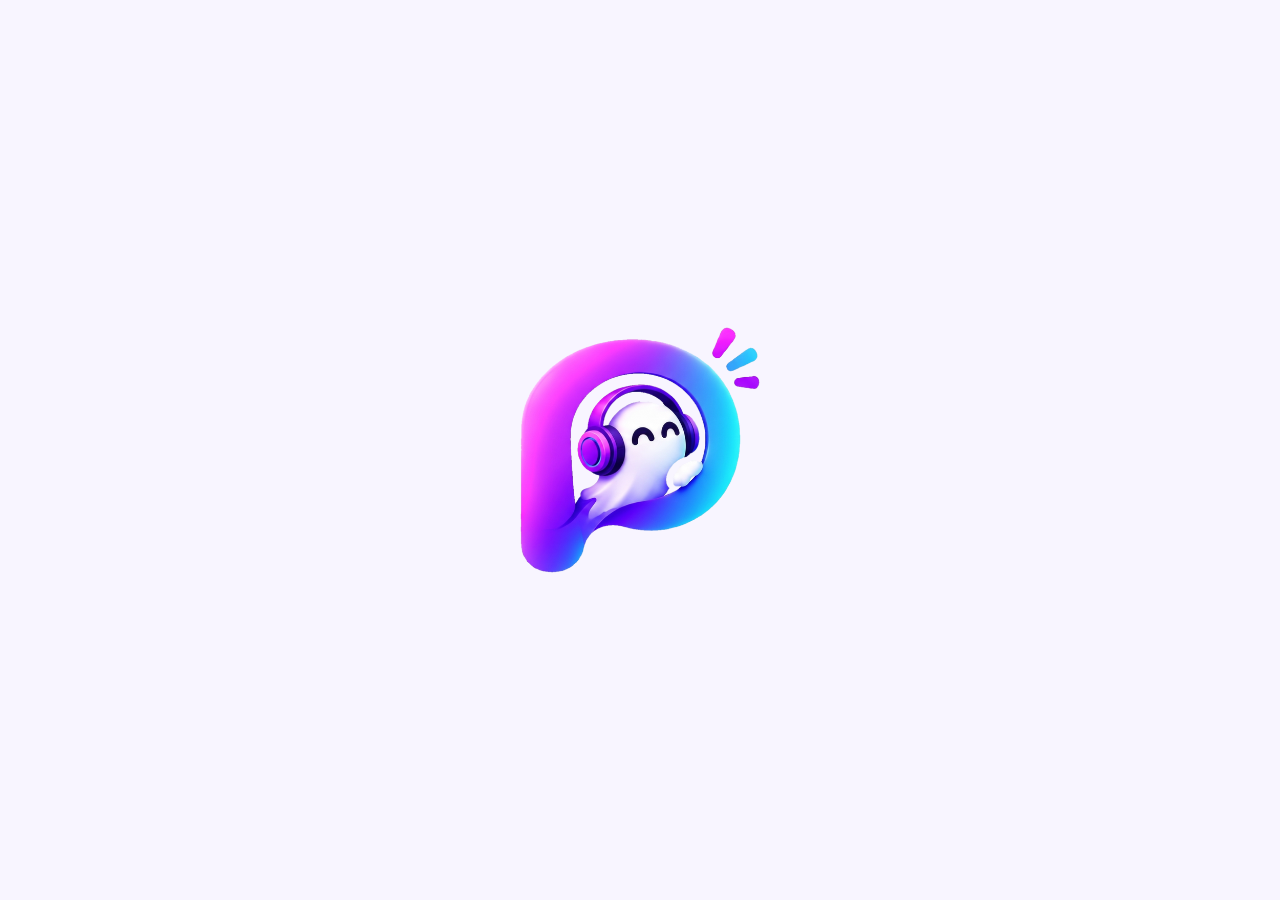
<file: docs/app/index.html>
<!doctype html>
<html lang="en">
<head>
<meta charset="utf-8">
<meta name="viewport" content="width=device-width, initial-scale=1">
<title>Podial Player Web</title>
<meta name="description" content="Podcasts and live radio in your browser. No account, no tracking: everything stays in your browser.">
<meta name="theme-color" content="#0b0914">
<link rel="icon" type="image/png" href="favicon.png">
<link rel="apple-touch-icon" href="apple-touch-icon.png">
<style>
:root {
  --bg: #0b0914; --bg2: #120f1f; --card: #191631; --card2: #221e3d; --text: #f4f2fb; --muted: #a9a4c4;
  --violet: #8b5cf6; --pink: #ec4899; --cyan: #22d3ee; --line: rgba(255,255,255,.1); --glow: rgba(139,92,246,.4);
  --grad: linear-gradient(120deg, var(--violet), var(--pink)); --ease: cubic-bezier(.2,.7,.2,1);
  color-scheme: dark;
}
@media (prefers-color-scheme: light) {
  :root { --bg: #fbfaff; --bg2: #f3f0fd; --card: #fff; --card2: #f3f0fd; --text: #1b1829; --muted: #5d5877; --line: rgba(20,10,60,.1); --glow: rgba(139,92,246,.25); color-scheme: light; }
}
* { box-sizing: border-box; }
body { margin: 0; background: var(--bg); color: var(--text); line-height: 1.45; padding-bottom: 110px; -webkit-font-smoothing: antialiased;
  font-family: system-ui, -apple-system, "Segoe UI", Roboto, Ubuntu, sans-serif; }
body::before { content: ""; position: fixed; inset: 0; z-index: -1; pointer-events: none;
  background: radial-gradient(520px circle at 8% -5%, rgba(139,92,246,.28), transparent 70%), radial-gradient(480px circle at 95% 0%, rgba(236,72,153,.2), transparent 70%); }
.i { width: 1.2em; height: 1.2em; flex: none; display: inline-block; vertical-align: -.2em; }
.cc { display: inline-grid; place-items: center; min-width: 28px; height: 19px; padding: 0 6px; border-radius: 6px; background: var(--grad); color: #fff; font-size: .66rem; font-weight: 800; letter-spacing: .04em; vertical-align: middle; margin-right: 6px; }
:focus-visible { outline: 2px solid var(--cyan); outline-offset: 2px; }
button, input, select { font: inherit; color: inherit; }
header { position: sticky; top: 10px; z-index: 10; margin: 10px auto 0; width: calc(100% - 24px); max-width: 1180px; border: 1px solid var(--line); border-radius: 99px;
  background: color-mix(in srgb, var(--bg) 66%, transparent); backdrop-filter: blur(16px) saturate(1.4); -webkit-backdrop-filter: blur(16px) saturate(1.4); box-shadow: 0 10px 36px rgba(0,0,0,.18); }
.bar { padding: 0 10px 0 18px; display: flex; align-items: center; gap: 14px; height: 54px; }
.logo { font-weight: 900; font-size: 1.15rem; text-decoration: none; display: flex; align-items: center; gap: 9px; color: inherit; }
.logo i { width: 26px; height: 26px; border-radius: 50%; background: var(--grad); display: inline-block; position: relative; animation: spin 9s linear infinite; }
@keyframes spin { to { transform: rotate(360deg); } }
@keyframes rise { from { opacity: 0; transform: translateY(14px); } }
.logo img { width: 30px; height: 30px; display: block; }
.logo i::after { content: ""; position: absolute; inset: 8px; border-radius: 50%; background: var(--bg); }
.tabs { display: flex; gap: 4px; margin-left: auto; }
.tabs button { background: none; border: 0; padding: 8px 15px; border-radius: 99px; cursor: pointer; color: var(--muted); font-weight: 600; transition: background .2s, color .2s, box-shadow .2s; }
.tabs button:hover { color: var(--text); background: var(--card2); }
.tabs button[aria-selected="true"] { background: var(--grad); color: #fff; box-shadow: 0 6px 20px var(--glow); }
.layout { max-width: 1260px; margin: 0 auto; padding: 0 16px; display: grid; grid-template-columns: 270px minmax(0, 1fr); gap: 24px; align-items: start; }
main { min-width: 0; padding: 16px 0; }
aside { position: sticky; top: 84px; margin-top: 16px; background: var(--card); border: 1px solid var(--line); border-radius: 24px; padding: 20px; max-height: calc(100vh - 170px); overflow-y: auto; }
aside h3 { margin: 0 0 6px; font-size: 1.1rem; font-weight: 900; line-height: 1.25; }
aside h3 em { font-style: normal; background: var(--grad); -webkit-background-clip: text; background-clip: text; color: transparent; }
aside p { margin: 0 0 12px; color: var(--muted); font-size: .88rem; }
aside .plat { display: block; margin-top: 12px; }
aside .plat > b { display: flex; align-items: center; gap: 8px; font-size: .9rem; margin-bottom: 6px; }
aside .plat > b i { font-style: normal; width: 26px; height: 26px; border-radius: 8px; background: var(--grad); color: #fff; display: grid; place-items: center; }
aside .plat > b i .i { width: 14px; height: 14px; }
aside .dl { display: flex; gap: 6px; flex-wrap: wrap; }
aside .dl a { border: 1px solid var(--line); border-radius: 99px; padding: 4px 12px; font-size: .82rem; text-decoration: none; color: inherit; background: var(--card2); }
aside .dl a:hover { border-color: var(--violet); }
aside .all { display: block; margin-top: 16px; font-size: .85rem; color: var(--muted); }
#sideclose { display: none; float: right; }
#menubtn { white-space: nowrap; }
#menubtn { display: none; background: var(--card2); border: 1px solid var(--line); border-radius: 99px; padding: 6px 12px; cursor: pointer; font-weight: 600; font-size: .85rem; align-items: center; gap: 6px; }
@media (max-width: 900px) {
  .layout { display: block; }
  #menubtn { display: inline-flex; margin-left: auto; }
  #sideclose { display: inline-block; }
  .tabs { margin-left: 0; }
  aside { position: fixed; z-index: 40; left: 0; top: 0; bottom: 0; width: min(320px, 88vw); max-height: none; margin: 0; border-radius: 0 18px 18px 0; transform: translateX(-105%); transition: transform .2s; }
  body.menu aside { transform: none; box-shadow: 0 0 0 100vmax rgba(0,0,0,.5); }
}
.tools { display: flex; gap: 8px; flex-wrap: wrap; margin-bottom: 12px; }
.tools input[type=search] { flex: 1; min-width: 200px; padding: 12px 20px; border-radius: 99px; border: 1px solid var(--line); background: var(--card); transition: border-color .2s, box-shadow .2s; }
.tools input[type=search]:focus { outline: 0; border-color: var(--violet); box-shadow: 0 0 0 4px rgba(139,92,246,.2); }
.tools select { padding: 10px 14px; border-radius: 99px; border: 1px solid var(--line); background: var(--card); max-width: 220px; }
.chips { display: flex; gap: 8px; overflow-x: auto; padding-bottom: 8px; margin-bottom: 8px; }
.chip { flex: none; border: 1px solid var(--line); background: var(--card); border-radius: 99px; padding: 6px 15px; cursor: pointer; display: inline-flex; align-items: center; gap: 7px; transition: transform .2s var(--ease), border-color .2s, box-shadow .2s; }
.chip:hover { transform: translateY(-2px); border-color: rgba(139,92,246,.6); }
.chip .i { width: 1.05em; height: 1.05em; }
.chip[aria-pressed="true"] { background: var(--grad); border-color: transparent; color: #fff; box-shadow: 0 6px 18px var(--glow); }
h2 { margin: 18px 0 10px; font-size: 1.3rem; font-weight: 800; }
.grid { display: grid; grid-template-columns: repeat(auto-fill, minmax(150px, 1fr)); gap: 16px; }
.grid .card { animation: rise .5s var(--ease) both; }
.card { background: none; border: 0; padding: 0; text-align: left; cursor: pointer; border-radius: 18px; color: inherit; }
.card .cover { transition: transform .35s var(--ease), box-shadow .35s; box-shadow: 0 8px 22px rgba(0,0,0,.22); }
.card:hover .cover, .card:focus-visible .cover { transform: translateY(-5px) scale(1.02); box-shadow: 0 18px 40px rgba(0,0,0,.35), 0 0 0 2px var(--violet), 0 0 40px var(--glow); }
.cover { position: relative; aspect-ratio: 1; border-radius: 18px; overflow: hidden; display: grid; place-items: center;
  font-size: 2.4rem; font-weight: 900; color: #fff; }
.cover img { position: absolute; inset: 0; width: 100%; height: 100%; object-fit: cover; }
.cover.logo-box { background: #fff; }
.cover.logo-box img { object-fit: contain; padding: 12%; }
.card .n { margin-top: 6px; font-weight: 700; font-size: .92rem; display: -webkit-box; -webkit-line-clamp: 2; -webkit-box-orient: vertical; overflow: hidden; }
.card .a { color: var(--muted); font-size: .8rem; white-space: nowrap; overflow: hidden; text-overflow: ellipsis; }
.rank { position: absolute; left: 6px; top: 6px; background: var(--grad); border-radius: 99px; padding: 0 9px; font-size: .85rem; font-weight: 800; }
.live { position: absolute; right: 6px; top: 6px; background: #e5484d; border-radius: 99px; padding: 0 8px; font-size: .65rem; font-weight: 800; letter-spacing: .04em; }
.msg { text-align: center; color: var(--muted); padding: 48px 16px; }
.head { display: flex; gap: 18px; align-items: flex-start; margin-bottom: 14px; }
.head .cover { width: 130px; flex: none; }
.head h1 { margin: 0 0 4px; font-size: 1.5rem; font-weight: 900; }
.head p { margin: 0 0 10px; color: var(--muted); }
.btn { border: 1px solid var(--line); background: var(--card); border-radius: 99px; padding: 9px 18px; cursor: pointer; font-weight: 600; display: inline-flex; align-items: center; gap: 8px; transition: transform .2s var(--ease), box-shadow .2s; }
.btn:hover { transform: translateY(-2px); }
.btn.primary { background: var(--grad); border: 0; color: #fff; box-shadow: 0 8px 24px var(--glow); }
.back { margin-bottom: 8px; }
.ep { display: flex; gap: 12px; align-items: center; padding: 10px 6px; border-bottom: 1px solid var(--line); }
.ep .t { flex: 1; min-width: 0; }
.ep .t b { display: block; }
.ep .t small { color: var(--muted); }
.ep .go { flex: none; width: 40px; height: 40px; border-radius: 50%; border: 0; background: var(--grad); color: #fff; cursor: pointer; display: grid; place-items: center; transition: transform .2s var(--ease), box-shadow .2s; }
.ep .go:hover { transform: scale(1.1); box-shadow: 0 6px 18px var(--glow); }
.ep .go .i { width: 17px; height: 17px; }
.ep.done .t { opacity: .55; }
#player { position: fixed; left: 12px; right: 12px; bottom: 12px; z-index: 20; max-width: 1100px; margin: 0 auto; background: color-mix(in srgb, var(--bg2) 78%, transparent); border: 1px solid var(--line); border-radius: 22px;
  backdrop-filter: blur(18px) saturate(1.4); -webkit-backdrop-filter: blur(18px) saturate(1.4); box-shadow: 0 20px 60px rgba(0,0,0,.4), 0 0 60px var(--glow); padding: 10px 16px 10px; animation: rise .4s var(--ease); }
#player[hidden] { display: none; }
.pl { max-width: 1100px; margin: 0 auto; display: flex; align-items: center; gap: 12px; }
.pl .cover { width: 46px; flex: none; border-radius: 12px; font-size: 1.2rem; }
.pl .info { flex: 1; min-width: 0; }
.pl .info b { display: block; white-space: nowrap; overflow: hidden; text-overflow: ellipsis; }
.pl .info small { color: var(--muted); }
.pl button { background: none; border: 0; cursor: pointer; font-size: .85rem; font-weight: 700; padding: 8px; border-radius: 50%; min-width: 38px; display: inline-flex; align-items: center; justify-content: center; gap: 2px; transition: background .2s, transform .2s var(--ease); }
.pl button:hover { background: var(--card2); }
.pl button .i { width: 18px; height: 18px; }
.pl #pp { background: var(--grad); color: #fff; width: 46px; height: 46px; box-shadow: 0 8px 22px var(--glow); }
.pl #pp:hover { transform: scale(1.08); }
.pl #pp .i { width: 20px; height: 20px; }
.seek { max-width: 1100px; margin: 6px auto 0; display: flex; gap: 10px; align-items: center; font-size: .75rem; color: var(--muted); }
.seek input { flex: 1; accent-color: var(--violet); }
#toast { position: fixed; left: 50%; bottom: 130px; transform: translateX(-50%); background: var(--card2); border: 1px solid var(--line);
  padding: 10px 18px; border-radius: 14px; box-shadow: 0 14px 40px rgba(0,0,0,.35); z-index: 30; max-width: 90vw; }
#toast[hidden] { display: none; }
@media (prefers-reduced-motion: reduce) { *, *::before, *::after { animation-duration: .001ms !important; animation-iteration-count: 1 !important; transition-duration: .001ms !important; } }
@media (max-width: 560px) { #menubtn .lbl { display: none; } .logo span { display: none; } .tabs button { padding: 8px 11px; } .head .cover { width: 100px; } }
footer { text-align: center; color: var(--muted); font-size: .8rem; padding: 24px 16px; }
footer a { color: inherit; }
#splash { position: fixed; inset: 0; z-index: 9999; background: #f8f5ff; display: flex; align-items: center; justify-content: center; cursor: pointer; transition: opacity .45s ease; }
#splash.out { opacity: 0; pointer-events: none; }
#splash img { width: min(46vw, 46vh, 240px); height: auto; animation: splashpop .9s ease-out both; }
@keyframes splashpop { from { opacity: 0; transform: scale(.85); } to { opacity: 1; transform: none; } }
@media (prefers-color-scheme: dark) { #splash { background: #05012a; } }
</style>
</head>
<body>
<div id="splash" aria-hidden="true"><img src="splash-logo.png" alt=""></div>
<script>
// écran d'accueil : une fois par visite (onglet), un clic le ferme
(() => {
  const el = document.getElementById("splash");
  try { if (sessionStorage.getItem("splash")) return el.remove(); sessionStorage.setItem("splash", "1"); } catch (e) {}
  const close = () => { el.classList.add("out"); setTimeout(() => el.remove(), 500); };
  el.onclick = close; setTimeout(close, 1600);
})();
</script>

<svg width="0" height="0" style="position:absolute" aria-hidden="true"><defs><symbol id="i-mic" viewBox="0 0 24 24" fill="none" stroke="currentColor" stroke-width="1.8" stroke-linecap="round" stroke-linejoin="round"><rect x="9" y="3" width="6" height="11" rx="3"/><path d="M5 11a7 7 0 0 0 14 0M12 18v3M9 21h6"/></symbol><symbol id="i-radio" viewBox="0 0 24 24" fill="none" stroke="currentColor" stroke-width="1.8" stroke-linecap="round" stroke-linejoin="round"><rect x="3" y="8" width="18" height="12" rx="3"/><path d="M7 8l10-5"/><circle cx="8.5" cy="14" r="2.5"/><path d="M14 12.5h4M14 16h4"/></symbol><symbol id="i-tag" viewBox="0 0 24 24" fill="none" stroke="currentColor" stroke-width="1.8" stroke-linecap="round" stroke-linejoin="round"><path d="M3 4a1 1 0 0 1 1-1h7.2a1 1 0 0 1 .7.3l8.8 8.8a1 1 0 0 1 0 1.4l-6.6 6.6a1 1 0 0 1-1.4 0L3.3 11.9a1 1 0 0 1-.3-.7z"/><circle cx="7.5" cy="7.5" r="1.3"/></symbol><symbol id="i-download" viewBox="0 0 24 24" fill="none" stroke="currentColor" stroke-width="1.8" stroke-linecap="round" stroke-linejoin="round"><path d="M12 3v12M7 10.5l5 5 5-5M4 20h16"/></symbol><symbol id="i-sliders" viewBox="0 0 24 24" fill="none" stroke="currentColor" stroke-width="1.8" stroke-linecap="round" stroke-linejoin="round"><path d="M4 6h8M18 6h2M4 12h2M12 12h8M4 18h10M20 18h0"/><circle cx="15" cy="6" r="2.2"/><circle cx="9" cy="12" r="2.2"/><circle cx="17" cy="18" r="2.2"/></symbol><symbol id="i-moon" viewBox="0 0 24 24" fill="none" stroke="currentColor" stroke-width="1.8" stroke-linecap="round" stroke-linejoin="round"><path d="M20 14.5A8.5 8.5 0 1 1 9.5 4 6.5 6.5 0 0 0 20 14.5z"/></symbol><symbol id="i-sun" viewBox="0 0 24 24" fill="none" stroke="currentColor" stroke-width="1.8" stroke-linecap="round" stroke-linejoin="round"><circle cx="12" cy="12" r="4"/><path d="M12 2v2M12 20v2M4.9 4.9l1.4 1.4M17.7 17.7l1.4 1.4M2 12h2M20 12h2M4.9 19.1l1.4-1.4M17.7 6.3l1.4-1.4"/></symbol><symbol id="i-lock" viewBox="0 0 24 24" fill="none" stroke="currentColor" stroke-width="1.8" stroke-linecap="round" stroke-linejoin="round"><rect x="4" y="10" width="16" height="11" rx="2.5"/><path d="M8 10V7a4 4 0 0 1 8 0v3"/><circle cx="12" cy="15.5" r="1.3"/></symbol><symbol id="i-globe" viewBox="0 0 24 24" fill="none" stroke="currentColor" stroke-width="1.8" stroke-linecap="round" stroke-linejoin="round"><circle cx="12" cy="12" r="9"/><path d="M3 12h18M12 3c3.2 3 3.2 15 0 18M12 3c-3.2 3-3.2 15 0 18"/></symbol><symbol id="i-sparkles" viewBox="0 0 24 24" fill="none" stroke="currentColor" stroke-width="1.8" stroke-linecap="round" stroke-linejoin="round"><path d="M11 3l1.9 5.6L18.5 10.5 12.9 12.4 11 18l-1.9-5.6L3.5 10.5 9.1 8.6z"/><path d="M19 15l.7 2.1 2.1.7-2.1.7-.7 2.1-.7-2.1-2.1-.7 2.1-.7z"/></symbol><symbol id="i-car" viewBox="0 0 24 24" fill="none" stroke="currentColor" stroke-width="1.8" stroke-linecap="round" stroke-linejoin="round"><path d="M5 16l1.6-5.6A2 2 0 0 1 8.5 9h7a2 2 0 0 1 1.9 1.4L19 16"/><rect x="3" y="16" width="18" height="4.5" rx="1.8"/><circle cx="7.5" cy="18.3" r=".7"/><circle cx="16.5" cy="18.3" r=".7"/></symbol><symbol id="i-map" viewBox="0 0 24 24" fill="none" stroke="currentColor" stroke-width="1.8" stroke-linecap="round" stroke-linejoin="round"><path d="M9 4L3 6.2v14L9 18l6 2.2 6-2.2V4l-6 2.2z"/><path d="M9 4v14M15 6.2v14"/></symbol><symbol id="i-quote" viewBox="0 0 24 24" fill="none" stroke="currentColor" stroke-width="1.8" stroke-linecap="round" stroke-linejoin="round"><path d="M4 5h16a1 1 0 0 1 1 1v10a1 1 0 0 1-1 1H9l-5 4V6a1 1 0 0 1 1-1z"/><path d="M8 10h8M8 13h5"/></symbol><symbol id="i-phone" viewBox="0 0 24 24" fill="none" stroke="currentColor" stroke-width="1.8" stroke-linecap="round" stroke-linejoin="round"><rect x="6.5" y="2" width="11" height="20" rx="3"/><path d="M10.5 18.5h3"/></symbol><symbol id="i-bell" viewBox="0 0 24 24" fill="none" stroke="currentColor" stroke-width="1.8" stroke-linecap="round" stroke-linejoin="round"><path d="M6 16v-5a6 6 0 0 1 12 0v5l2 2H4z"/><path d="M10 21a2 2 0 0 0 4 0"/></symbol><symbol id="i-play" viewBox="0 0 24 24" fill="none" stroke="currentColor" stroke-width="1.8" stroke-linecap="round" stroke-linejoin="round"><path d="M7 4.6v14.8a1 1 0 0 0 1.5.9l12-7.4a1 1 0 0 0 0-1.8L8.5 3.7A1 1 0 0 0 7 4.6z"/></symbol><symbol id="i-coffee" viewBox="0 0 24 24" fill="none" stroke="currentColor" stroke-width="1.8" stroke-linecap="round" stroke-linejoin="round"><path d="M4 9h12v5.5A5.5 5.5 0 0 1 10.5 20h-1A5.5 5.5 0 0 1 4 14.5z"/><path d="M16 11h1.8a2.6 2.6 0 0 1 0 5.2H16M8 3v3M12 3v3"/></symbol><symbol id="i-record" viewBox="0 0 24 24" fill="none" stroke="currentColor" stroke-width="1.8" stroke-linecap="round" stroke-linejoin="round"><circle cx="12" cy="12" r="8.5"/><circle cx="12" cy="12" r="3.2" fill="currentColor"/></symbol><symbol id="i-search" viewBox="0 0 24 24" fill="none" stroke="currentColor" stroke-width="1.8" stroke-linecap="round" stroke-linejoin="round"><circle cx="11" cy="11" r="6.5"/><path d="M20 20l-4.2-4.2"/></symbol><symbol id="i-languages" viewBox="0 0 24 24" fill="none" stroke="currentColor" stroke-width="1.8" stroke-linecap="round" stroke-linejoin="round"><path d="M3.5 6h10M8.5 4v2M5.5 6c.6 3.2 2.8 5.8 6 7.5M12 6c-.7 3.4-3.4 6.4-7.6 8M14 20l4-10 4 10M15.4 16.6h5.2"/></symbol><symbol id="i-sync" viewBox="0 0 24 24" fill="none" stroke="currentColor" stroke-width="1.8" stroke-linecap="round" stroke-linejoin="round"><path d="M20 11a8 8 0 0 0-14.2-4M4 4v4h4M4 13a8 8 0 0 0 14.2 4M20 20v-4h-4"/></symbol><symbol id="i-calendar" viewBox="0 0 24 24" fill="none" stroke="currentColor" stroke-width="1.8" stroke-linecap="round" stroke-linejoin="round"><rect x="3" y="5" width="18" height="16" rx="3"/><path d="M3 10.5h18M8 3v4M16 3v4"/></symbol><symbol id="i-headphones" viewBox="0 0 24 24" fill="none" stroke="currentColor" stroke-width="1.8" stroke-linecap="round" stroke-linejoin="round"><path d="M4 15v-3a8 8 0 0 1 16 0v3"/><rect x="3" y="14" width="4.5" height="7" rx="2"/><rect x="16.5" y="14" width="4.5" height="7" rx="2"/></symbol><symbol id="i-arrow" viewBox="0 0 24 24" fill="none" stroke="currentColor" stroke-width="1.8" stroke-linecap="round" stroke-linejoin="round"><path d="M5 12h14M13 6l6 6-6 6"/></symbol><symbol id="i-check" viewBox="0 0 24 24" fill="none" stroke="currentColor" stroke-width="1.8" stroke-linecap="round" stroke-linejoin="round"><path d="M5 12.5l4.5 4.5L19 7.5"/></symbol><symbol id="i-newspaper" viewBox="0 0 24 24" fill="none" stroke="currentColor" stroke-width="1.8" stroke-linecap="round" stroke-linejoin="round"><path d="M5 4h11a1 1 0 0 1 1 1v14H6a2 2 0 0 1-2-2V5a1 1 0 0 1 1-1z"/><path d="M17 8h3v9a2 2 0 0 1-2 2M8 8h5M8 11.5h5M8 15h3"/></symbol><symbol id="i-antenna" viewBox="0 0 24 24" fill="none" stroke="currentColor" stroke-width="1.8" stroke-linecap="round" stroke-linejoin="round"><circle cx="12" cy="11" r="1.8"/><path d="M12 13v8M8.5 21h7M8 7a5.5 5.5 0 0 0 0 8M16 7a5.5 5.5 0 0 1 0 8M5.2 4.4a9.4 9.4 0 0 0 0 13.2M18.8 4.4a9.4 9.4 0 0 1 0 13.2"/></symbol><symbol id="i-link" viewBox="0 0 24 24" fill="none" stroke="currentColor" stroke-width="1.8" stroke-linecap="round" stroke-linejoin="round"><path d="M10 14a4 4 0 0 0 5.7 0l3-3a4 4 0 0 0-5.7-5.7l-1 1M14 10a4 4 0 0 0-5.7 0l-3 3a4 4 0 0 0 5.7 5.7l1-1"/></symbol><symbol id="i-dice" viewBox="0 0 24 24" fill="none" stroke="currentColor" stroke-width="1.8" stroke-linecap="round" stroke-linejoin="round"><rect x="3.5" y="3.5" width="17" height="17" rx="4.5"/><circle cx="8.5" cy="8.5" r="1.1" fill="currentColor"/><circle cx="15.5" cy="8.5" r="1.1" fill="currentColor"/><circle cx="12" cy="12" r="1.1" fill="currentColor"/><circle cx="8.5" cy="15.5" r="1.1" fill="currentColor"/><circle cx="15.5" cy="15.5" r="1.1" fill="currentColor"/></symbol><symbol id="i-pause" viewBox="0 0 24 24" fill="none" stroke="currentColor" stroke-width="1.8" stroke-linecap="round" stroke-linejoin="round"><rect x="6" y="4.5" width="4" height="15" rx="1.3" fill="currentColor"/><rect x="14" y="4.5" width="4" height="15" rx="1.3" fill="currentColor"/></symbol><symbol id="i-playf" viewBox="0 0 24 24" fill="none" stroke="currentColor" stroke-width="1.8" stroke-linecap="round" stroke-linejoin="round"><path fill="currentColor" d="M7 4.6v14.8a1 1 0 0 0 1.5.9l12-7.4a1 1 0 0 0 0-1.8L8.5 3.7A1 1 0 0 0 7 4.6z"/></symbol><symbol id="i-arrowleft" viewBox="0 0 24 24" fill="none" stroke="currentColor" stroke-width="1.8" stroke-linecap="round" stroke-linejoin="round"><path d="M19 12H5M11 6l-6 6 6 6"/></symbol><symbol id="i-star" viewBox="0 0 24 24" fill="none" stroke="currentColor" stroke-width="1.8" stroke-linecap="round" stroke-linejoin="round"><path d="M12 3.5l2.6 5.4 5.9.8-4.3 4.1 1 5.9L12 16.9 6.8 19.7l1-5.9L3.5 9.7l5.9-.8z"/></symbol><symbol id="i-starfill" viewBox="0 0 24 24" fill="none" stroke="currentColor" stroke-width="1.8" stroke-linecap="round" stroke-linejoin="round"><path fill="currentColor" d="M12 3.5l2.6 5.4 5.9.8-4.3 4.1 1 5.9L12 16.9 6.8 19.7l1-5.9L3.5 9.7l5.9-.8z"/></symbol><symbol id="i-undo" viewBox="0 0 24 24" fill="none" stroke="currentColor" stroke-width="1.8" stroke-linecap="round" stroke-linejoin="round"><path d="M4 4v5h5"/><path d="M4.6 9.2A8 8 0 1 1 4 14"/></symbol><symbol id="i-redo" viewBox="0 0 24 24" fill="none" stroke="currentColor" stroke-width="1.8" stroke-linecap="round" stroke-linejoin="round"><path d="M20 4v5h-5"/><path d="M19.4 9.2A8 8 0 1 0 20 14"/></symbol><symbol id="i-ext" viewBox="0 0 24 24" fill="none" stroke="currentColor" stroke-width="1.8" stroke-linecap="round" stroke-linejoin="round"><path d="M7 17L17 7M8.5 7H17v8.5"/></symbol><symbol id="i-github" viewBox="0 0 24 24"><path fill="currentColor" stroke="none" d="M12 .3a12 12 0 0 0-3.8 23.4c.6.1.8-.3.8-.6v-2c-3.3.7-4-1.6-4-1.6-.6-1.4-1.4-1.8-1.4-1.8-1-.7.1-.7.1-.7 1.2.1 1.8 1.2 1.8 1.2 1 1.8 2.8 1.3 3.5 1 .1-.8.4-1.3.7-1.6-2.7-.3-5.5-1.3-5.5-5.9 0-1.3.5-2.4 1.2-3.2-.1-.3-.5-1.5.1-3.2 0 0 1-.3 3.3 1.2a11.5 11.5 0 0 1 6 0C17.3 4.7 18.3 5 18.3 5c.7 1.7.3 2.9.1 3.2.8.8 1.2 1.9 1.2 3.2 0 4.6-2.8 5.6-5.5 5.9.4.4.8 1.1.8 2.2v3.3c0 .3.2.7.8.6A12 12 0 0 0 12 .3"/></symbol><symbol id="i-linux" viewBox="0 0 24 24"><path fill="currentColor" d="M12.504 0c-.155 0-.315.008-.48.021-4.226.333-3.105 4.807-3.17 6.298-.076 1.092-.3 1.953-1.05 3.02-.885 1.051-2.127 2.75-2.716 4.521-.278.832-.41 1.684-.287 2.489a.424.424 0 00-.11.135c-.26.268-.45.6-.663.839-.199.199-.485.267-.797.4-.313.136-.658.269-.864.68-.09.189-.136.394-.132.602 0 .199.027.4.055.536.058.399.116.728.04.97-.249.68-.28 1.145-.106 1.484.174.334.535.47.94.601.81.2 1.91.135 2.774.6.926.466 1.866.67 2.616.47.526-.116.97-.464 1.208-.946.587-.003 1.23-.269 2.26-.334.699-.058 1.574.267 2.577.2.025.134.063.198.114.333l.003.003c.391.778 1.113 1.132 1.884 1.071.771-.06 1.592-.536 2.257-1.306.631-.765 1.683-1.084 2.378-1.503.348-.199.629-.469.649-.853.023-.4-.2-.811-.714-1.376v-.097l-.003-.003c-.17-.2-.25-.535-.338-.926-.085-.401-.182-.786-.492-1.046h-.003c-.059-.054-.123-.067-.188-.135a.357.357 0 00-.19-.064c.431-1.278.264-2.55-.173-3.694-.533-1.41-1.465-2.638-2.175-3.483-.796-1.005-1.576-1.957-1.56-3.368.026-2.152.236-6.133-3.544-6.139zm.529 3.405h.013c.213 0 .396.062.584.198.19.135.33.332.438.533.105.259.158.459.166.724 0-.02.006-.04.006-.06v.105a.086.086 0 01-.004-.021l-.004-.024a1.807 1.807 0 01-.15.706.953.953 0 01-.213.335.71.71 0 00-.088-.042c-.104-.045-.198-.064-.284-.133a1.312 1.312 0 00-.22-.066c.05-.06.146-.133.183-.198.053-.128.082-.264.088-.402v-.02a1.21 1.21 0 00-.061-.4c-.045-.134-.101-.2-.183-.333-.084-.066-.167-.132-.267-.132h-.016c-.093 0-.176.03-.262.132a.8.8 0 00-.205.334 1.18 1.18 0 00-.09.4v.019c.002.089.008.179.02.267-.193-.067-.438-.135-.607-.202a1.635 1.635 0 01-.018-.2v-.02a1.772 1.772 0 01.15-.768c.082-.22.232-.406.43-.533a.985.985 0 01.594-.2zm-2.962.059h.036c.142 0 .27.048.399.135.146.129.264.288.344.465.09.199.14.4.153.667v.004c.007.134.006.2-.002.266v.08c-.03.007-.056.018-.083.024-.152.055-.274.135-.393.2.012-.09.013-.18.003-.267v-.015c-.012-.133-.04-.2-.082-.333a.613.613 0 00-.166-.267.248.248 0 00-.183-.064h-.021c-.071.006-.13.04-.186.132a.552.552 0 00-.12.27.944.944 0 00-.023.33v.015c.012.135.037.2.08.334.046.134.098.2.166.268.01.009.02.018.034.024-.07.057-.117.07-.176.136a.304.304 0 01-.131.068 2.62 2.62 0 01-.275-.402 1.772 1.772 0 01-.155-.667 1.759 1.759 0 01.08-.668 1.43 1.43 0 01.283-.535c.128-.133.26-.2.418-.2zm1.37 1.706c.332 0 .733.065 1.216.399.293.2.523.269 1.052.468h.003c.255.136.405.266.478.399v-.131a.571.571 0 01.016.47c-.123.31-.516.643-1.063.842v.002c-.268.135-.501.333-.775.465-.276.135-.588.292-1.012.267a1.139 1.139 0 01-.448-.067 3.566 3.566 0 01-.322-.198c-.195-.135-.363-.332-.612-.465v-.005h-.005c-.4-.246-.616-.512-.686-.71-.07-.268-.005-.47.193-.6.224-.135.38-.271.483-.336.104-.074.143-.102.176-.131h.002v-.003c.169-.202.436-.47.839-.601.139-.036.294-.065.466-.065zm2.8 2.142c.358 1.417 1.196 3.475 1.735 4.473.286.534.855 1.659 1.102 3.024.156-.005.33.018.513.064.646-1.671-.546-3.467-1.089-3.966-.22-.2-.232-.335-.123-.335.59.534 1.365 1.572 1.646 2.757.13.535.16 1.104.021 1.67.067.028.135.06.205.067 1.032.534 1.413.938 1.23 1.537v-.043c-.06-.003-.12 0-.18 0h-.016c.151-.467-.182-.825-1.065-1.224-.915-.4-1.646-.336-1.77.465-.008.043-.013.066-.018.135-.068.023-.139.053-.209.064-.43.268-.662.669-.793 1.187-.13.533-.17 1.156-.205 1.869v.003c-.02.334-.17.838-.319 1.35-1.5 1.072-3.58 1.538-5.348.334a2.645 2.645 0 00-.402-.533 1.45 1.45 0 00-.275-.333c.182 0 .338-.03.465-.067a.615.615 0 00.314-.334c.108-.267 0-.697-.345-1.163-.345-.467-.931-.995-1.788-1.521-.63-.4-.986-.87-1.15-1.396-.165-.534-.143-1.085-.015-1.645.245-1.07.873-2.11 1.274-2.763.107-.065.037.135-.408.974-.396.751-1.14 2.497-.122 3.854a8.123 8.123 0 01.647-2.876c.564-1.278 1.743-3.504 1.836-5.268.048.036.217.135.289.202.218.133.38.333.59.465.21.201.477.335.876.335.039.003.075.006.11.006.412 0 .73-.134.997-.268.29-.134.52-.334.74-.4h.005c.467-.135.835-.402 1.044-.7zm2.185 8.958c.037.6.343 1.245.882 1.377.588.134 1.434-.333 1.791-.765l.211-.01c.315-.007.577.01.847.268l.003.003c.208.199.305.53.391.876.085.4.154.78.409 1.066.486.527.645.906.636 1.14l.003-.007v.018l-.003-.012c-.015.262-.185.396-.498.595-.63.401-1.746.712-2.457 1.57-.618.737-1.37 1.14-2.036 1.191-.664.053-1.237-.2-1.574-.898l-.005-.003c-.21-.4-.12-1.025.056-1.69.176-.668.428-1.344.463-1.897.037-.714.076-1.335.195-1.814.12-.465.308-.797.641-.984l.045-.022zm-10.814.049h.01c.053 0 .105.005.157.014.376.055.706.333 1.023.752l.91 1.664.003.003c.243.533.754 1.064 1.189 1.637.434.598.77 1.131.729 1.57v.006c-.057.744-.48 1.148-1.125 1.294-.645.135-1.52.002-2.395-.464-.968-.536-2.118-.469-2.857-.602-.369-.066-.61-.2-.723-.4-.11-.2-.113-.602.123-1.23v-.004l.002-.003c.117-.334.03-.752-.027-1.118-.055-.401-.083-.71.043-.94.16-.334.396-.4.69-.533.294-.135.64-.202.915-.47h.002v-.002c.256-.268.445-.601.668-.838.19-.201.38-.336.663-.336zm7.159-9.074c-.435.201-.945.535-1.488.535-.542 0-.97-.267-1.28-.466-.154-.134-.28-.268-.373-.335-.164-.134-.144-.333-.074-.333.109.016.129.134.199.2.096.066.215.2.36.333.292.2.68.467 1.167.467.485 0 1.053-.267 1.398-.466.195-.135.445-.334.648-.467.156-.136.149-.267.279-.267.128.016.034.134-.147.332a8.097 8.097 0 01-.69.468zm-1.082-1.583V5.64c-.006-.02.013-.042.029-.05.074-.043.18-.027.26.004.063 0 .16.067.15.135-.006.049-.085.066-.135.066-.055 0-.092-.043-.141-.068-.052-.018-.146-.008-.163-.065zm-.551 0c-.02.058-.113.049-.166.066-.047.025-.086.068-.14.068-.05 0-.13-.02-.136-.068-.01-.066.088-.133.15-.133.08-.031.184-.047.259-.005.019.009.036.03.03.05v.02h.003z"/></symbol><symbol id="i-windows" viewBox="0 0 24 24"><path fill="currentColor" d="M0,0H11.377V11.372H0ZM12.623,0H24V11.372H12.623ZM0,12.623H11.377V24H0Zm12.623,0H24V24H12.623"/></symbol><symbol id="i-apple" viewBox="0 0 24 24"><path fill="currentColor" d="M12.152 6.896c-.948 0-2.415-1.078-3.96-1.04-2.04.027-3.91 1.183-4.961 3.014-2.117 3.675-.546 9.103 1.519 12.09 1.013 1.454 2.208 3.09 3.792 3.039 1.52-.065 2.09-.987 3.935-.987 1.831 0 2.35.987 3.96.948 1.637-.026 2.676-1.48 3.676-2.948 1.156-1.688 1.636-3.325 1.662-3.415-.039-.013-3.182-1.221-3.22-4.857-.026-3.04 2.48-4.494 2.597-4.559-1.429-2.09-3.623-2.324-4.39-2.376-2-.156-3.675 1.09-4.61 1.09zM15.53 3.83c.843-1.012 1.4-2.427 1.245-3.83-1.207.052-2.662.805-3.532 1.818-.78.896-1.454 2.338-1.273 3.714 1.338.104 2.715-.688 3.559-1.701"/></symbol><symbol id="i-android" viewBox="0 0 24 24"><path fill="currentColor" d="M18.4395 5.5586c-.675 1.1664-1.352 2.3318-2.0274 3.498-.0366-.0155-.0742-.0286-.1113-.043-1.8249-.6957-3.484-.8-4.42-.787-1.8551.0185-3.3544.4643-4.2597.8203-.084-.1494-1.7526-3.021-2.0215-3.4864a1.1451 1.1451 0 0 0-.1406-.1914c-.3312-.364-.9054-.4859-1.379-.203-.475.282-.7136.9361-.3886 1.5019 1.9466 3.3696-.0966-.2158 1.9473 3.3593.0172.031-.4946.2642-1.3926 1.0177C2.8987 12.176.452 14.772 0 18.9902h24c-.119-1.1108-.3686-2.099-.7461-3.0683-.7438-1.9118-1.8435-3.2928-2.7402-4.1836a12.1048 12.1048 0 0 0-2.1309-1.6875c.6594-1.122 1.312-2.2559 1.9649-3.3848.2077-.3615.1886-.7956-.0079-1.1191a1.1001 1.1001 0 0 0-.8515-.5332c-.5225-.0536-.9392.3128-1.0488.5449zm-.0391 8.461c.3944.5926.324 1.3306-.1563 1.6503-.4799.3197-1.188.0985-1.582-.4941-.3944-.5927-.324-1.3307.1563-1.6504.4727-.315 1.1812-.1086 1.582.4941zM7.207 13.5273c.4803.3197.5506 1.0577.1563 1.6504-.394.5926-1.1038.8138-1.584.4941-.48-.3197-.5503-1.0577-.1563-1.6504.4008-.6021 1.1087-.8106 1.584-.4941z"/></symbol></defs></svg>
<header><div class="bar">
  <a class="logo" href="../"><picture><source srcset="logo-light.png" media="(prefers-color-scheme: light)"><img src="logo-dark.png" alt="" width="30" height="30"></picture><span>Podial Player</span></a>
  <div class="tabs" role="tablist" id="tabs"></div>
  <button id="menubtn" type="button" aria-controls="side"></button>
</div></header>
<div class="layout">
<aside id="side" aria-label="Download"></aside>
<main id="view"></main>
</div>
<footer id="foot"></footer>
<div id="player" hidden>
  <div class="pl">
    <div class="cover" id="pcover"></div>
    <div class="info"><b id="ptitle"></b><small id="psub"></small></div>
    <button id="back" aria-label="-15s"><svg class="i" aria-hidden="true"><use href="#i-undo"/></svg>15</button>
    <button id="pp" aria-label="Play/Pause"><svg class="i" aria-hidden="true"><use href="#i-playf"/></svg></button>
    <button id="fwd" aria-label="+30s">30<svg class="i" aria-hidden="true"><use href="#i-redo"/></svg></button>
    <button id="speed" aria-label="Speed">1×</button>
  </div>
  <div class="seek" id="seekrow"><span id="cur">0:00</span><input id="seek" type="range" min="0" max="0" value="0" step="1" aria-label="Seek"><span id="dur">0:00</span></div>
</div>
<div id="toast" hidden></div>
<audio id="audio" preload="none"></audio>
<script>
"use strict";
// ---------- textes ----------
const T = {
  en: { podcasts: "Podcasts", radios: "Radios", library: "Library", s_pod: "Search podcasts", s_rad: "Search radio stations",
    all: "All", top: "Top 10", failed: "Couldn't load. Check your connection.", none: "No results.", live: "LIVE",
    back: "Back", follow: "Follow", unfollow: "Unfollow", fav: "Add to favourites", unfav: "Remove from favourites",
    play_live: "Play live", episodes: "Episodes", followed: "Followed podcasts", favs: "Favourite radios", empty: "Nothing here yet. Follow a podcast or add a radio.",
    insecure: "This station only streams over unsecured http, which browsers block here. Open the stream in another player:",
    open_stream: "Open stream", resumed: "Resuming where you left off",
    foot: 'Free and open source · No account, no tracking: your library stays in this browser · Data: Apple iTunes, radio-browser.info · <a href="https://github.com/Mickaelb06/podial">GitHub</a> · The apps add downloads, transcripts, quotes and Android Auto',
    min: "min", country: "Country", panel_radios: "Radios", panel_webradios: "Webradios", panel_local: "Local news", surprise: "Surprise me", surprise_none: "Couldn't find a radio. Try again.", share: "Share", copied: "Link copied", bad_link: "This link no longer works.", ep_newest: "Newest first", ep_oldest: "Oldest first", ep_all: "All episodes", ep_unfinished: "Unfinished", ep_none_filtered: "No episode matches this filter.", no_eps: "This podcast's episodes can't be listed in the web version. Open it in the Podial app.", get_app: "Get the app",
    carry_t: "Want to take Podial <em>everywhere</em>?", carry_p: "The free apps add downloads for offline listening, transcripts, quotes, Android Auto and more. No account, no tracking.",
    carry_btn: "Get the app", carry_all: "All downloads and details →", close: "Close" },
  fr: { podcasts: "Podcasts", radios: "Radios", library: "Bibliothèque", s_pod: "Rechercher un podcast", s_rad: "Rechercher une radio",
    all: "Tous", top: "Top 10", failed: "Chargement impossible. Vérifie ta connexion.", none: "Aucun résultat.", live: "DIRECT",
    back: "Retour", follow: "Suivre", unfollow: "Ne plus suivre", fav: "Ajouter aux favoris", unfav: "Retirer des favoris",
    play_live: "Écouter en direct", episodes: "Épisodes", followed: "Podcasts suivis", favs: "Radios favorites", empty: "Rien ici pour l'instant. Suis un podcast ou ajoute une radio.",
    insecure: "Cette radio diffuse seulement en http non sécurisé, ce que les navigateurs bloquent ici. Ouvre le flux dans un autre lecteur :",
    open_stream: "Ouvrir le flux", resumed: "Reprise là où tu t'étais arrêté",
    foot: 'Libre et open source · Sans compte, sans pistage : ta bibliothèque reste dans ce navigateur · Données : Apple iTunes, radio-browser.info · <a href="https://github.com/Mickaelb06/podial">GitHub</a> · Les applications ajoutent téléchargements, transcriptions, citations et Android Auto',
    min: "min", country: "Pays", panel_radios: "Radios", panel_webradios: "Webradios", panel_local: "Infos locales", surprise: "Surprends-moi", surprise_none: "Aucune radio trouvée. Réessaie.", share: "Partager", copied: "Lien copié", bad_link: "Ce lien ne fonctionne plus.", ep_newest: "Plus récents", ep_oldest: "Plus anciens", ep_all: "Tous les épisodes", ep_unfinished: "Non terminés", ep_none_filtered: "Aucun épisode ne correspond à ce filtre.", no_eps: "Les épisodes de ce podcast ne peuvent pas être listés dans la version web. Ouvre-le dans l'application Podial.", get_app: "Télécharger l'application",
    carry_t: "Envie d'emporter Podial <em>partout</em> ?", carry_p: "Les applications gratuites ajoutent les téléchargements hors ligne, les transcriptions, les citations, Android Auto et plus encore. Sans compte, sans pistage.",
    carry_btn: "Emporter Podial", carry_all: "Tous les téléchargements et détails →", close: "Fermer" },
};
const lang = (navigator.language || "en").toLowerCase().startsWith("fr") ? "fr" : "en";
const t = k => T[lang][k];
document.documentElement.lang = lang;

const GENRES = { 1301: "Arts", 1321: "Business", 1303: "Comedy", 1304: "Education", 1483: "Fiction", 1511: "Government", 1487: "History",
  1512: "Health & Fitness", 1305: "Kids & Family", 1502: "Leisure", 1310: "Music", 1489: "News", 1526: "Daily News", 1527: "Politics", 1490: "Business News", 1528: "Tech News", 1314: "Religion & Spirituality",
  1533: "Science", 1324: "Society & Culture", 1545: "Sports", 1318: "Technology", 1488: "True Crime", 1309: "TV & Film" };

// ---------- petits outils (jamais d'innerHTML avec des données externes) ----------
// icône du jeu intégré (sprite en tête de page) : ic("radio") ; les emojis s'affichent mal selon le système
const NS = "http://www.w3.org/2000/svg";
function ic(name) { const s = document.createElementNS(NS, "svg"), u = document.createElementNS(NS, "use"); s.setAttribute("class", "i"); s.setAttribute("aria-hidden", "true"); u.setAttribute("href", "#i-" + name); s.append(u); return s; }
const ccBadge = cc => h("span", { class: "cc" }, cc.toUpperCase());
function h(tag, props, ...kids) {
  const e = document.createElement(tag);
  for (const [k, v] of Object.entries(props || {})) {
    if (k === "class") e.className = v; else if (k.startsWith("on")) e.addEventListener(k.slice(2), v);
    else if (v === true) e.setAttribute(k, ""); else if (v !== false && v != null) e.setAttribute(k, v);
  }
  for (const k of kids.flat()) if (k != null && k !== false) e.append(k.nodeType ? k : document.createTextNode(k));
  return e;
}
const store = {
  get(k, d) { try { const v = localStorage.getItem("podial." + k); return v == null ? d : JSON.parse(v); } catch { return d; } },
  set(k, v) { try { localStorage.setItem("podial." + k, JSON.stringify(v)); } catch {} },
};
const https = u => (u || "").replace(/^http:\/\//i, "https://");
const fmt = s => { s = Math.max(0, Math.floor(s || 0)); const m = Math.floor(s / 60), r = s % 60, hh = Math.floor(m / 60);
  return hh ? `${hh}:${String(m % 60).padStart(2, "0")}:${String(r).padStart(2, "0")}` : `${m}:${String(r).padStart(2, "0")}`; };
function toast(msg, node) {
  const el = document.getElementById("toast"); el.replaceChildren(msg, ...(node ? [" ", node] : [])); el.hidden = false;
  clearTimeout(toast.t); toast.t = setTimeout(() => el.hidden = true, 7000);
}
async function getJson(url) { const r = await fetch(url); if (!r.ok) throw new Error("HTTP " + r.status); return r.json(); }

function cover(item, cls = "") {
  const hue = [...item.name].reduce((a, c) => (a * 31 + c.charCodeAt(0)) >>> 0, 7) % 360;
  const box = h("div", { class: "cover " + cls, style: `background:linear-gradient(135deg,hsl(${hue},60%,55%),hsl(${(hue + 50) % 360},65%,45%))` }, (item.name[0] || "?").toUpperCase());
  if (item.art) box.append(h("img", { src: https(item.art), alt: "", loading: "lazy", referrerpolicy: "no-referrer", onerror: e => e.target.remove() }));
  return box;
}

// ---------- catalogue : genres, radios et éditeurs (même fichier que les applications) ----------
const catalogP = fetch("podcast_sources.json").then(r => r.ok ? r.json() : null).catch(() => null);
// genres de radios et marques (webradios) : même fichier que les applications
const rcatP = fetch("radio_catalog.json").then(r => r.ok ? r.json() : null).catch(() => null);
const findRadioGenre = (rc, id) => rc.genres.find(g => g.id === id) || rc.genres.flatMap(g => g.children || []).find(c => c.id === id);
const parentRadioGenre = (rc, id) => rc.genres.find(g => g.id === id || (g.children || []).some(c => c.id === id));
// logos fournis pour les radios dont l'annuaire n'a rien ou une adresse morte (nom normalisé -> logo)
let radioLogos = {};
const logosP = fetch("radio_logos.json").then(r => r.ok ? r.json() : {}).catch(() => ({})).then(j => { radioLogos = j; });
const UL = (navigator.language || "en").slice(0, 2);
const gName = g => g[UL] || g.en;
const WEST_BANK = { fr: "Cisjordanie", es: "Cisjordania", de: "Westjordanland", pt: "Cisjordânia", he: "הגדה המערבית", ar: "الضفة الغربية" };
const regionName = cc => { if (cc.toUpperCase() === "PS") return WEST_BANK[UL] || "West Bank"; try { return new Intl.DisplayNames([UL], { type: "region" }).of(cc) || cc; } catch { return cc; } };

// ---------- accès réseau ----------
const country = (navigator.language.split("-")[1] || "US").toUpperCase();
const itunes = {
  async search(q) {
    const r = await getJson(`https://itunes.apple.com/search?media=podcast&limit=40&country=${country}&term=${encodeURIComponent(q)}`);
    return r.results.filter(x => x.collectionId).map(podcast);
  },
  async top(genre) {
    const r = await getJson(`https://itunes.apple.com/${country.toLowerCase()}/rss/toppodcasts/limit=${genre ? 100 : 40}${genre ? "/genre=" + genre : ""}/json`);
    return (r.feed.entry || []).map(e => ({ kind: "podcast", id: e.id.attributes["im:id"], name: e["im:name"].label,
      artist: e["im:artist"]?.label || "", art: e["im:image"].at(-1).label.replace(/\/\d+x\d+bb/, "/600x600bb") }));
  },
  // « Surprends-moi » : un genre au hasard (ou le classement général), puis un podcast de son classement
  async surprise() {
    const genres = [...Object.keys(GENRES).map(Number), null].sort(() => Math.random() - 0.5).slice(0, 4);
    for (const g of genres) {
      const list = await itunes.top(g).catch(() => []);
      if (list.length) return list[Math.floor(Math.random() * list.length)];
    }
    return null;
  },
  // tous les podcasts d'une radio ou d'un éditeur (identifiant d'éditeur iTunes), jusqu'à 200
  // résultats iTunes d'une radio ou d'un éditeur : par identifiant d'éditeur quand Apple en donne un (jusqu'à 200), sinon par le nom exact (jusqu'à 100)
  async sourceResults(src) {
    const r = src.artistId
      ? await getJson(`https://itunes.apple.com/lookup?id=${src.artistId}&entity=podcast&limit=200&country=${country}`)
      : await getJson(`https://itunes.apple.com/search?media=podcast&attribute=artistTerm&limit=100&country=${country}&term=${encodeURIComponent(src.name)}`);
    return r.results.filter(x => x.collectionId && x.kind === "podcast" && (src.artistId || stationKey(x.artistName || "") === stationKey(src.name)));
  },
  async bySource(src) {
    const seen = new Set();
    return (await itunes.sourceResults(src)).map(podcast).filter(p => !seen.has(p.id) && seen.add(p.id));
  },
  // flashs d'info et journaux locaux : les podcasts « Actus du jour » des radios locales (ICI, Alouette, K6FM…)
  async local(cat) {
    const seen = new Set(), out = [];
    for (const name of cat.local.sources) {
      const src = cat.sources.find(s => s.name === name);
      if (!src) continue;
      const r = await itunes.sourceResults(src).catch(() => []);
      for (const x of r) if (((x.genreIds || []).map(String).includes(String(cat.local.genre)) || /flash|journal|journaux|\binfos?\b/i.test(x.collectionName || "")) && !seen.has(x.collectionId)) { seen.add(x.collectionId); out.push(podcast(x)); }
    }
    return out;
  },
  async byId(id) {
    for (const c of [`&country=${country}`, ""]) {
      const x = (await getJson(`https://itunes.apple.com/lookup?id=${encodeURIComponent(id)}${c}`)).results.find(r => r.collectionId && r.collectionName);
      if (x) return podcast(x);
    }
    return null;
  },
  async episodes(id) {
    // certains podcasts n'existent que dans le catalogue de leur pays : on essaie le nôtre, puis le catalogue par défaut
    for (const c of [`&country=${country}`, ""]) {
      const r = await getJson(`https://itunes.apple.com/lookup?entity=podcastEpisode&limit=200&id=${id}${c}`);
      const eps = r.results.filter(x => x.wrapperType === "podcastEpisode" && x.episodeUrl)
        .sort((a, b) => b.releaseDate.localeCompare(a.releaseDate))
        .map(x => ({ url: x.episodeUrl, title: x.trackName, date: x.releaseDate.slice(0, 10), secs: (x.trackTimeMillis || 0) / 1000, art: x.artworkUrl160 || "" }));
      if (eps.length) return eps;
    }
    return [];
  },
};
const podcast = x => ({ kind: "podcast", id: String(x.collectionId), name: x.collectionName, artist: x.artistName, art: x.artworkUrl600 || x.artworkUrl100 || "" });

// Radios absentes de l'annuaire, avec le flux publié par la station. Même liste que Extras.kt et catalog.py : à garder identique.
const EXTRA_RADIOS = [
  { kind: "radio", id: "extra-rmc2", name: "RMC 2", artist: "Italia", art: "https://www.rmc2.net/wp-content/themes/rmc2-child/apple-icon-180x180.png",
    stream: "https://stream.rcs.revma.com/txdn8d324ucwv", homepage: "https://www.rmc2.net", country: "IT" },
];
const stationKey = n => n.normalize("NFKD").replace(/[\u0300-\u036f]/g, "").toLowerCase().replace(/[\[(].*?[\])]/g, " ").replace(/\b(hd|sd|aac|mp3|\d+ ?k(bps)?|hq|lq)\b/g, " ").replace(/[^a-z0-9]+/g, "");

// Wikimedia refuse les miniatures de taille quelconque (« Use thumbnail steps ») : on demande 330 px, une taille standard
const fixLogo = u => u && u.includes("upload.wikimedia.org") && u.includes("/thumb/") ? u.replace(/\/((?:lang[a-z-]+-)?)\d+px-/, "/$1330px-") : u;

// France Bleu s'appelle « ici » depuis 2025 : l'annuaire garde l'ancien nom, on affiche le nouveau
const niceName = n => /^france bleu /i.test(n) ? "ici " + n.slice(12).trim() : n;
const stationItem = (s, stream) => ({ kind: "radio", id: s.stationuuid, name: niceName(s.name.trim()), artist: [s.state, s.country].filter(Boolean).join(", "),
  art: radioLogos[stationKey(s.name)] || fixLogo(s.favicon || ""), stream, homepage: s.homepage || "" });

const radioApi = {
  hosts: ["https://de1.api.radio-browser.info", "https://de2.api.radio-browser.info", "https://nl1.api.radio-browser.info", "https://at1.api.radio-browser.info"],
  async get(path) {
    let last; for (const host of this.hosts) { try { return await getJson(host + path); } catch (e) { last = e; } }
    throw last;
  },
  // même radio sous plusieurs noms (« FIP », « FIP (HD) »…) : on garde la première, avec le logo d'un doublon si elle n'en a pas
  collect(rows) {
    const byKey = new Map();
    for (const s of rows) {
      const stream = s.url_resolved || s.url, key = niceName(s.name.trim()).normalize("NFKD").replace(/[\u0300-\u036f]/g, "").toLowerCase().replace(/[\[(].*?[\])]/g, " ").replace(/\b(hd|sd|aac|mp3|\d+ ?k(bps)?|hq|lq)\b/g, " ").replace(/[^a-z0-9]+/g, "");
      if (!key) continue;
      const known = byKey.get(key);
      if (known) {
        if (!known.art && s.favicon && !radioLogos[key]) known.art = fixLogo(s.favicon);
        if (stream && !known.stream.startsWith("https://") && stream.startsWith("https://")) known.stream = stream;   // un doublon en https passe devant (les navigateurs bloquent le http)
        continue;
      }
      if (!stream) continue;
      byKey.set(key, stationItem(s, stream));
    }
    return [...byKey.values()];
  },
  async stations(cc, name) {
    await logosP;
    let q = `/json/stations/search?hidebroken=true&order=clickcount&reverse=true&limit=120&countrycode=${cc}`;
    if (name) q += "&name=" + encodeURIComponent(name);
    let rows = await this.get(q);
    const rest = name && name.trim().match(/^ici\s+(.+)/i);   // « ici Provence » se cherche aussi sous son ancien nom « France Bleu Provence »
    if (rest) rows = rows.concat(await this.get(q.replace(/&name=.*$/, "") + "&name=" + encodeURIComponent("France Bleu " + rest[1])).catch(() => []));
    const out = this.collect(rows).slice(0, 60);
    const nq = name ? stationKey(name) : "";
    for (const { country: c, ...r } of EXTRA_RADIOS) {
      if (out.some(o => o.stream === r.stream || stationKey(o.name) === stationKey(r.name))) continue;
      if (nq ? stationKey(r.name).includes(nq) : c === cc) out.push(r);
    }
    return out;
  },
  // radios d'un genre : une requête par étiquette et par nom de station, résultats réunis ; un thème sans pays (Noël, judaïsme…) cherche dans le monde entier
  async byGenre(cc, g) {
    await logosP;
    const scope = g.world ? "" : `&countrycode=${cc}`, base = `/json/stations/search?hidebroken=true&order=clickcount&reverse=true&limit=200${scope}`;
    const lists = await Promise.all([
      ...(g.tags || []).map(tg => this.get(`${base}&tag=${encodeURIComponent(tg)}&tagExact=true`).catch(() => [])),
      ...(g.names || []).map(async n => (await this.get(`${base}&name=${encodeURIComponent(n.trim())}`).catch(() => [])).filter(s => s.name.toLowerCase().includes(n.trim().toLowerCase())))]);
    return this.collect(lists.flat()).slice(0, 100);
  },
  // toutes les webradios d'une marque : les stations du pays dont le nom contient un des morceaux de nom
  async byBrand(b) {
    await logosP;
    const lists = await Promise.all(b.q.split("|").map(async raw => {
      const q = raw.trim(), rows = await this.get(`/json/stations/search?hidebroken=true&order=clickcount&reverse=true&limit=200&countrycode=${b.country}&name=${encodeURIComponent(q)}`).catch(() => []);
      return rows.filter(s => s.name.toLowerCase().includes(q.toLowerCase()));
    }));
    let out = this.collect(lists.flat()).slice(0, 200);
    // « ici » (ex-France Bleu) : la liste officielle des radios locales, par région et en https, passe devant
    const rc = b.regional ? await rcatP : null;
    if (rc?.ici?.length) {
      const mine = rc.ici.flatMap(r => r.stations.map(([name, slug]) => ({ kind: "radio", id: "ici-" + slug, name, artist: r.region, art: radioLogos[stationKey(name)] || b.logo || "",
        stream: "https://icecast.radiofrance.fr/" + slug + "-midfi.mp3", homepage: "https://www.ici.fr/" + r.path })));
      const keys = new Set(mine.map(m => stationKey(m.name)));
      out = mine.concat(out.filter(o => !keys.has(stationKey(o.name))));
    }
    return out;
  },
  countries() { return this._countries ||= this.get("/json/countries?order=stationcount&reverse=true&hidebroken=true"); },
  // radio d'un lien partagé : les radios fournies d'abord, puis l'annuaire (par identifiant)
  async byId(id) {
    const extra = EXTRA_RADIOS.find(r => r.id === id);
    if (extra) { const { country: _c, ...r } = extra; return r; }
    const s = (await this.get("/json/stations/byuuid/" + encodeURIComponent(id)))[0];
    return s && (s.url_resolved || s.url) ? stationItem(s, s.url_resolved || s.url) : null;
  },
  // « Surprends-moi » : un pays au hasard (parmi ceux qui ont des radios), puis une radio au hasard
  async surprise() {
    const cs = (await this.countries()).filter(c => c.iso_3166_1 && c.stationcount >= 5);
    for (let i = 0; i < 6 && cs.length; i++) {
      const c = cs.splice(Math.floor(Math.random() * cs.length), 1)[0];
      const list = await this.stations(c.iso_3166_1).catch(() => []);
      if (list.length) return list[Math.floor(Math.random() * list.length)];
    }
    return null;
  },
};

// ---------- bibliothèque (dans ce navigateur) ----------
const lib = {
  list: () => store.get("lib", []),
  key: it => it.kind === "radio" ? "r:" + it.stream : "p:" + it.id,
  has(it) { return this.list().some(x => this.key(x) === this.key(it)); },
  toggle(it) { const l = this.list(), k = this.key(it); store.set("lib", l.some(x => this.key(x) === k) ? l.filter(x => this.key(x) !== k) : [...l, it]); },
};
const pos = { get: u => store.get("pos", {})[u] || 0, set(u, s) { const m = store.get("pos", {}); m[u] = s; store.set("pos", m); } };

// ---------- lecteur ----------
const audio = document.getElementById("audio"), $ = id => document.getElementById(id);
let now = null, live = false;
const speeds = [1, 1.25, 1.5, 1.75, 2, 0.75]; let si = 0;
// Firefox ne lit pas les flux HLS (.m3u8) tout seul, contrairement à Chrome et Safari : on charge alors hls.js, seulement à ce moment-là
let hls = null, hlsLib = null;
const loadHls = () => hlsLib ||= new Promise((ok, ko) => {
  const sc = document.createElement("script");
  sc.src = "https://cdnjs.cloudflare.com/ajax/libs/hls.js/1.5.17/hls.min.js"; sc.onload = () => ok(window.Hls); sc.onerror = ko;
  document.head.append(sc);
});
function attach(url) {
  if (hls) { hls.destroy(); hls = null; }
  if (!/\.m3u8(\?|$)/i.test(url) || audio.canPlayType("application/vnd.apple.mpegurl")) { audio.src = url; return; }
  const cur = now;
  loadHls().then(H => {
    if (now !== cur) return;
    if (!H.isSupported()) { audio.src = url; return; }
    hls = new H(); hls.loadSource(url); hls.attachMedia(audio);
    hls.on(H.Events.MANIFEST_PARSED, () => audio.play().catch(() => {}));
    hls.on(H.Events.ERROR, (_, d) => { if (d.fatal && now === cur) failLive(cur); });
  }).catch(() => { if (now === cur) audio.src = url; });
}
function play(media, startAt = 0) {
  now = media; live = media.live;
  attach(media.url); audio.playbackRate = speeds[si];
  if (startAt > 5) { audio.addEventListener("loadedmetadata", () => { audio.currentTime = startAt; }, { once: true }); toast(t("resumed")); }
  audio.play().catch(() => {});
  $("player").hidden = false; $("ptitle").textContent = media.title; $("psub").textContent = media.sub;
  $("pcover").replaceWith(Object.assign(cover({ name: media.sub || media.title, art: media.art }), { id: "pcover" }));
  $("seekrow").style.display = live ? "none" : ""; $("back").style.display = $("fwd").style.display = $("speed").style.display = live ? "none" : "";
  if ("mediaSession" in navigator) {
    navigator.mediaSession.metadata = new MediaMetadata({ title: media.title, artist: media.sub, artwork: media.art ? [{ src: https(media.art) }] : [] });
    navigator.mediaSession.setActionHandler("seekbackward", () => audio.currentTime -= 15);
    navigator.mediaSession.setActionHandler("seekforward", () => audio.currentTime += 30);
  }
}
$("pp").onclick = () => audio.paused ? audio.play() : audio.pause();
$("back").onclick = () => audio.currentTime = Math.max(0, audio.currentTime - 15);
$("fwd").onclick = () => audio.currentTime += 30;
$("speed").onclick = () => { si = (si + 1) % speeds.length; audio.playbackRate = speeds[si]; $("speed").textContent = speeds[si] + "×"; };
$("seek").oninput = e => audio.currentTime = +e.target.value;
audio.addEventListener("play", () => $("pp").replaceChildren(ic("pause")));
audio.addEventListener("pause", () => $("pp").replaceChildren(ic("playf")));
audio.addEventListener("timeupdate", () => {
  if (live) return;
  $("seek").max = audio.duration || 0; $("seek").value = audio.currentTime; $("cur").textContent = fmt(audio.currentTime); $("dur").textContent = fmt(audio.duration);
  if (now && Math.floor(audio.currentTime) % 5 === 0) pos.set(now.url, audio.currentTime);
});
audio.addEventListener("ended", () => { if (now && !live) { pos.set(now.url, 0); const d = store.get("done", {}); d[now.url] = 1; store.set("done", d); } });
audio.addEventListener("error", () => {
  if (!now) return;
  // beaucoup de radios n'annoncent qu'une adresse http : on tente la version https avant d'abandonner
  if (live && now.url.startsWith("http://") && !now.triedHttps) { now.triedHttps = true; audio.src = https(now.url); audio.play().catch(() => {}); return; }
  if (live && !now.triedAlt) {
    // dernier recours : une autre adresse https de la même radio dans l'annuaire
    now.triedAlt = true; const cur = now, key = stationKey(cur.name);
    radioApi.get(`/json/stations/search?hidebroken=true&order=clickcount&reverse=true&limit=30&name=${encodeURIComponent(cur.name)}`).then(rows => {
      if (now !== cur) return;
      const alt = rows.find(r => stationKey(r.name) === key && (r.url_resolved || "").startsWith("https://") && r.url_resolved !== audio.src);
      if (alt) { audio.src = alt.url_resolved; audio.play().catch(() => {}); } else failLive(cur);
    }).catch(() => failLive(cur));
    return;
  }
  if (live) failLive(now);
  else toast(t("failed"));
});
const failLive = cur => toast(t("insecure"), h("a", { href: cur.raw, target: "_blank", rel: "noopener noreferrer" }, t("open_stream")));

// ---------- écrans ----------
const view = $("view");
let tab = store.get("tab", 0), detail = null;
const state = { q: ["", ""], genre: null, panel: null, source: null, cc: store.get("cc", country), rgenre: null, webradios: false, rsource: null };
let seq = 0;

function renderTabs() {
  const tabs = $("tabs"); tabs.replaceChildren(...["podcasts", "radios", "library"].map((k, i) =>
    h("button", { role: "tab", "aria-selected": String(tab === i), onclick: () => { tab = i; detail = null; store.set("tab", i); renderTabs(); route(); } }, t(k))));
}
// ouvrir une fiche ajoute une entrée d'historique : le retour (bouton ou geste) revient à la liste, sans la réinitialiser
function syncHash(push) {
  const want = detail?.id ? "#" + (detail.kind === "radio" ? "r" : "p") + "=" + encodeURIComponent(detail.id) : "";
  if (location.hash !== want) (push ? history.pushState : history.replaceState).call(history, { podial: push ? 1 : 0 }, "", location.pathname + location.search + want);
}
function route(push = false) { syncHash(push); detail ? showDetail(detail) : tab === 2 ? showLibrary() : showBrowse(tab === 0 ? "podcast" : "radio"); window.scrollTo(0, 0); }
function open(item) { detail = item; route(true); }

function grid(items, ranked) {
  return h("div", { class: "grid" }, items.map((it, i) => h("button", { class: "card", onclick: () => open(it) },
    h("div", { style: "position:relative" }, cover(it, it.kind === "radio" ? "logo-box" : ""),
      ranked && i < 10 ? h("span", { class: "rank" }, i + 1) : null, it.kind === "radio" ? h("span", { class: "live" }, t("live")) : null),
    h("div", { class: "n" }, it.name), h("div", { class: "a" }, it.artist))));
}

function showBrowse(kind) {
  const idx = kind === "podcast" ? 0 : 1, results = h("div"), my = ++seq;
  const input = h("input", { type: "search", placeholder: t(kind === "podcast" ? "s_pod" : "s_rad"), value: state.q[idx], "aria-label": t(kind === "podcast" ? "s_pod" : "s_rad") });
  const tools = h("div", { class: "tools" }, input);
  if (kind === "podcast") tools.append(h("button", { class: "btn", onclick: async e => {
    const b = e.currentTarget; b.disabled = true;
    try {
      const p = await itunes.surprise();
      if (!p) return toast(t("surprise_none"));
      open(p);
    } catch { toast(t("surprise_none")); } finally { b.disabled = false; }
  } }, ic("dice"), t("surprise")));
  if (kind === "radio") {
    const sel = h("select", { "aria-label": t("country"), onchange: e => { state.cc = e.target.value; store.set("cc", state.cc); load(); } }, h("option", { value: state.cc }, state.cc));
    tools.append(sel, h("button", { class: "btn", onclick: async e => {
      const b = e.currentTarget; b.disabled = true;
      try {
        const r = await radioApi.surprise();
        if (!r) return toast(t("surprise_none"));
        open(r); playRadio(r);
      } catch { toast(t("surprise_none")); } finally { b.disabled = false; }
    } }, ic("dice"), t("surprise")));
    radioApi.countries().then(cs => sel.replaceChildren(...cs.filter(c => c.iso_3166_1).map(c =>
      h("option", { value: c.iso_3166_1, selected: c.iso_3166_1 === state.cc }, `${c.name} (${c.stationcount})`)))).catch(() => {});
  }
  view.replaceChildren(tools);
  const chips = h("div");
  if (kind === "podcast") {
    const chip = (label, on, fn) => h("button", { class: "chip", "aria-pressed": String(on), onclick: () => { fn(); showBrowse(kind); } }, label);
    const staticChips = () => h("div", { class: "chips" }, [null, ...Object.keys(GENRES)].map(g => chip(g ? GENRES[g] : t("all"), state.genre === (g && +g), () => { state.genre = g && +g; })));
    chips.replaceChildren(staticChips());
    catalogP.then(cat => {
      if (!cat || state.source) return;
      const parentOf = id => { const g = cat.genres.find(x => x.id === id); return g ? (g.parent || g.id) : null; };
      const parent = state.genre ? parentOf(state.genre) : null;
      const row1 = h("div", { class: "chips" },
        chip(t("all"), !state.genre && !state.panel, () => { state.genre = null; state.panel = null; }),
        chip([ic("radio"), t("panel_radios")], state.panel === "radios", () => { state.panel = "radios"; state.genre = null; }),
        chip([ic("newspaper"), t("panel_local")], state.panel === "local", () => { state.panel = "local"; state.genre = null; }),
        ...cat.genres.filter(g => !g.parent).map(g => chip(gName(g), !state.panel && parent === g.id, () => { state.genre = g.id; state.panel = null; })));
      const kids = !state.panel && parent ? cat.genres.filter(g => g.parent === parent) : [];
      chips.replaceChildren(row1, ...(kids.length ? [h("div", { class: "chips" },
        chip(gName(cat.genres.find(g => g.id === parent)), state.genre === parent, () => { state.genre = parent; }),
        ...kids.map(g => chip(gName(g), state.genre === g.id, () => { state.genre = g.id; })))] : []));
    });
    if (state.source) view.append(h("button", { class: "btn back", onclick: () => { state.source = null; showBrowse(kind); } }, ic("arrowleft"), t("back") + " · " + state.source.name));
    else view.append(chips);
  }
  if (kind === "radio") {
    const rchip = (label, on, fn) => h("button", { class: "chip", "aria-pressed": String(on), onclick: () => { fn(); state.rsource = null; showBrowse(kind); } }, label);
    rcatP.then(rc => {
      if (!rc || state.q[idx].trim()) return;
      const top = state.rgenre ? parentRadioGenre(rc, state.rgenre) : null;
      const row1 = h("div", { class: "chips" },
        rchip(t("all"), !state.rgenre && !state.webradios, () => { state.rgenre = null; state.webradios = false; }),
        rchip([ic("antenna"), t("panel_webradios")], state.webradios, () => { state.webradios = true; state.rgenre = null; }),
        ...rc.genres.map(g => rchip(gName(g), !state.webradios && top?.id === g.id, () => { state.rgenre = g.id; state.webradios = false; })));
      const kids = !state.webradios && top ? top.children : [];
      chips.replaceChildren(row1, ...(kids.length ? [h("div", { class: "chips" },
        rchip(gName(top), state.rgenre === top.id, () => { state.rgenre = top.id; }),
        ...kids.map(g => rchip(gName(g), state.rgenre === g.id, () => { state.rgenre = g.id; })))] : []));
    });
    if (state.rsource) view.append(h("button", { class: "btn back", onclick: () => { state.rsource = null; showBrowse(kind); } }, ic("arrowleft"), t("back") + " · " + state.rsource.name));
    else view.append(chips);
  }
  view.append(results);
  let timer;
  input.addEventListener("input", () => { state.q[idx] = input.value; if (input.value.trim()) { state.panel = null; state.source = null; state.webradios = false; state.rsource = null; } clearTimeout(timer); timer = setTimeout(load, 450); });
  async function load() {
    const id = ++seq, q = state.q[idx].trim();
    results.replaceChildren(h("div", { class: "msg" }, "…"));
    try {
      const cat = kind === "podcast" ? await catalogP : null;
      const rc = kind === "radio" ? await rcatP : null;
      if (kind === "radio" && !q && state.webradios && !state.rsource) {
        // liste fixe : les marques de tous les pays, celui de la liste d'abord
        const groups = new Map();
        for (const b of rc ? rc.brands : []) groups.set(b.country, [...(groups.get(b.country) || []), b]);
        const first = state.cc.toUpperCase();
        const order = [...groups.keys()].sort((a, b) => (a === first ? 0 : 1) - (b === first ? 0 : 1) || regionName(a).localeCompare(regionName(b), UL));
        results.replaceChildren(...(order.length ? order.flatMap(cc => [h("h2", {}, ccBadge(cc), regionName(cc)),
          h("div", { class: "grid" }, groups.get(cc).map(b => h("button", { class: "card", onclick: () => { state.rsource = b; showBrowse(kind); } },
            cover({ name: b.name, art: b.logo || "" }, b.logo ? "logo-box" : ""), h("div", { class: "n" }, b.name))))]) : [h("div", { class: "msg" }, t("none"))]));
        return;
      }
      const genre = kind === "radio" && rc && state.rgenre && !q ? findRadioGenre(rc, state.rgenre) : null;
      if (kind === "podcast" && !q && state.panel === "radios" && !state.source && cat) {
        // liste fixe : les radios et éditeurs du pays de l'utilisateur d'abord, puis les autres pays
        const groups = new Map();
        for (const src of cat.sources) groups.set(src.country, [...(groups.get(src.country) || []), src]);
        const first = country.toUpperCase();
        const order = [...groups.keys()].sort((a, b) => (a === first ? 0 : 1) - (b === first ? 0 : 1) || regionName(a).localeCompare(regionName(b), UL));
        results.replaceChildren(...order.flatMap(cc => [h("h2", {}, ccBadge(cc), regionName(cc)),
          h("div", { class: "grid" }, groups.get(cc).map(src => h("button", { class: "card", onclick: () => { state.source = src; showBrowse(kind); } },
            cover({ name: src.name, art: "" }), h("div", { class: "n" }, src.name))))]));
        return;
      }
      const items = kind === "radio" ? (q ? await radioApi.stations(state.cc, q) : state.rsource ? await radioApi.byBrand(state.rsource)
          : genre ? await radioApi.byGenre(state.cc, genre) : await radioApi.stations(state.cc, ""))
        : kind !== "podcast" ? await radioApi.stations(state.cc, q)
        : q ? await itunes.search(q)
        : state.source ? await itunes.bySource(state.source)
        : state.panel === "local" && cat ? await itunes.local(cat)
        : await itunes.top(state.genre);
      if (id !== seq) return;
      const plain = !q && !state.panel && !state.source && !genre && !state.rsource;
      const head = plain ? (kind === "radio" ? t("top") + " · " + state.cc : t("top")) : genre ? gName(genre) : !q && state.rsource ? state.rsource.name : null;
      results.replaceChildren(...(items.length ? [head ? h("h2", {}, head) : null, grid(items, plain)].filter(Boolean) : [h("div", { class: "msg" }, t("none"))]));
    } catch { if (id === seq) results.replaceChildren(h("div", { class: "msg" }, t("failed"))); }
  }
  load();
}

function showLibrary() {
  const l = lib.list(), pods = l.filter(x => x.kind === "podcast"), rads = l.filter(x => x.kind === "radio");
  view.replaceChildren(...(l.length ? [pods.length ? [h("h2", {}, t("followed")), grid(pods)] : null, rads.length ? [h("h2", {}, t("favs")), grid(rads)] : null].flat()
    : [h("div", { class: "msg" }, t("empty"))]));
}

const playRadio = item => play({ url: item.stream, raw: item.stream, title: item.name, sub: item.artist, art: item.art, live: true });

// lien partagé : #r=<identifiant de radio> ou #p=<identifiant de podcast>
async function loadFromHash(hash = location.hash) {
  const m = hash.match(/^#([rp])=(.+)$/);
  if (!m) return;
  try {
    const item = m[1] === "r" ? await radioApi.byId(decodeURIComponent(m[2])) : await itunes.byId(decodeURIComponent(m[2]));
    if (item) { tab = m[1] === "r" ? 1 : 0; renderTabs(); detail = item; route(); } else toast(t("bad_link"));
  } catch { toast(t("bad_link")); }
}

function showDetail(item) {
  const star = h("button", { class: "btn" }), update = () => star.replaceChildren(ic(lib.has(item) ? "starfill" : "star"), t(item.kind === "radio" ? (lib.has(item) ? "unfav" : "fav") : (lib.has(item) ? "unfollow" : "follow")));
  star.onclick = () => { lib.toggle(item); update(); }; update();
  const shareBtn = item.id ? h("button", { class: "btn", onclick: async () => {
    const url = location.origin + location.pathname + "#" + (item.kind === "radio" ? "r" : "p") + "=" + encodeURIComponent(item.id);
    if (navigator.share) { try { await navigator.share({ title: item.name, url }); return; } catch (e) { if (e.name === "AbortError") return; } }
    try { await navigator.clipboard.writeText(url); toast(t("copied")); } catch { toast(url); }
  } }, ic("link"), t("share")) : null;
  const actions = h("div", { style: "display:flex;gap:8px;flex-wrap:wrap" });
  const head = h("div", { class: "head" }, cover(item, item.kind === "radio" ? "logo-box" : ""), h("div", {}, h("h1", {}, item.name), h("p", {}, item.artist), actions));
  const list = h("div");
  view.replaceChildren(h("button", { class: "btn back", onclick: () => history.state?.podial ? history.back() : (detail = null, route()) }, ic("arrowleft"), t("back")), head, list);
  if (item.kind === "radio") {
    actions.append(h("button", { class: "btn primary", onclick: () => playRadio(item) }, ic("playf"), t("play_live")), star, shareBtn);
    if (item.homepage) actions.append(h("a", { class: "btn", href: item.homepage, target: "_blank", rel: "noopener noreferrer", style: "text-decoration:none" }, ic("ext")));
    return;
  }
  actions.append(star, shareBtn);
  list.append(h("div", { class: "msg" }, "…"));
  itunes.episodes(item.id).then(eps => {
    if (!eps.length) { list.replaceChildren(h("div", { class: "msg" }, t("no_eps"), " ", h("a", { href: "../#download" }, t("get_app")))); return; }
    // tri par date et filtre « non terminés » (les téléchargements n'existent pas dans la version web)
    const st = { newest: true, flt: "all" }, bar = h("div"), body = h("div");
    const chip = (label, on, fn) => h("button", { class: "chip", "aria-pressed": String(on), onclick: () => { fn(); draw(); } }, label);
    const row = (e, done) => h("div", { class: "ep" + (done[e.url] ? " done" : "") },
      h("div", { class: "t" }, h("b", {}, e.title), h("small", {}, e.date + (e.secs ? " · " + Math.round(e.secs / 60) + " " + t("min") : ""))),
      h("button", { class: "go", "aria-label": "Play", onclick: () => play({ url: e.url, raw: e.url, title: e.title, sub: item.name, art: e.art || item.art }, pos.get(e.url)) }, ic("playf")));
    function draw() {
      const done = store.get("done", {});
      const shown = (st.flt === "unfinished" ? eps.filter(e => !done[e.url]) : eps.slice()).sort((x, y) => y.date.localeCompare(x.date));
      if (!st.newest) shown.reverse();
      bar.replaceChildren(
        h("div", { class: "chips" }, chip(t("ep_newest"), st.newest, () => { st.newest = true; }), chip(t("ep_oldest"), !st.newest, () => { st.newest = false; })),
        h("div", { class: "chips" }, chip(t("ep_all"), st.flt === "all", () => { st.flt = "all"; }), chip(t("ep_unfinished"), st.flt === "unfinished", () => { st.flt = "unfinished"; })));
      body.replaceChildren(...(shown.length ? shown.map(e => row(e, done)) : [h("div", { class: "msg" }, t("ep_none_filtered"))]));
    }
    list.replaceChildren(h("h2", {}, t("episodes")), bar, body);
    draw();
  }).catch(() => list.replaceChildren(h("div", { class: "msg" }, t("failed"))));
}


// ---------- menu de gauche : télécharger les applications ----------
const REL = "https://github.com/Mickaelb06/podial/releases/download/v0.5.16/";
const PLATFORMS = [
  ["android", "Android", [["APK", "podial-android.apk"]]],
  ["linux", "Linux", [[".deb", "podial_0.5.16_all.deb"], [".rpm", "podial-0.5.16-1.x86_64.rpm"], [".tar.gz", "podial-linux-0.5.16.tar.gz"]]],
  ["windows", "Windows", [[".exe", "Podial-0.5.16.exe"], [".msi", "Podial-0.5.16.msi"]]],
  ["apple", "macOS", [[".dmg", "Podial-1.0.16.dmg"]]],
];
(function side() {
  const aside = $("side"), btn = $("menubtn");
  const t_ = h("h3", {}); t_.innerHTML = t("carry_t");   // texte fixe écrit ici, sans donnée externe
  aside.replaceChildren(
    h("button", { class: "btn", id: "sideclose", onclick: () => document.body.classList.remove("menu") }, t("close")),
    t_, h("p", {}, t("carry_p")),
    ...PLATFORMS.map(([logo, name, files]) => h("div", { class: "plat" }, h("b", {}, h("i", {}, ic(logo)), name),
      h("div", { class: "dl" }, files.map(([label, f]) => h("a", { href: REL + f, rel: "noopener" }, label))))),
    h("a", { class: "all", href: "../#download" }, t("carry_all")));
  btn.setAttribute("aria-label", t("carry_btn")); btn.replaceChildren(ic("phone"), h("span", { class: "lbl" }, t("carry_btn")));
  btn.onclick = () => document.body.classList.toggle("menu");
  document.addEventListener("keydown", e => { if (e.key === "Escape") document.body.classList.remove("menu"); });
  aside.addEventListener("click", e => { if (e.target.closest(".dl a")) document.body.classList.remove("menu"); });
})();

$("foot").innerHTML = t("foot");   // texte fixe écrit ici, sans donnée externe
const firstHash = location.hash;   // à lire avant le premier affichage, qui remet l'adresse à zéro
renderTabs(); route(); loadFromHash(firstHash);
addEventListener("hashchange", () => {
  if (/^#[rp]=/.test(location.hash)) { if (!detail || location.hash !== "#" + (detail.kind === "radio" ? "r" : "p") + "=" + encodeURIComponent(detail.id)) loadFromHash(); }
  else if (detail) { detail = null; route(); }   // retour à la liste : on garde les filtres en cours
});
</script>
</body>
</html>
</file>
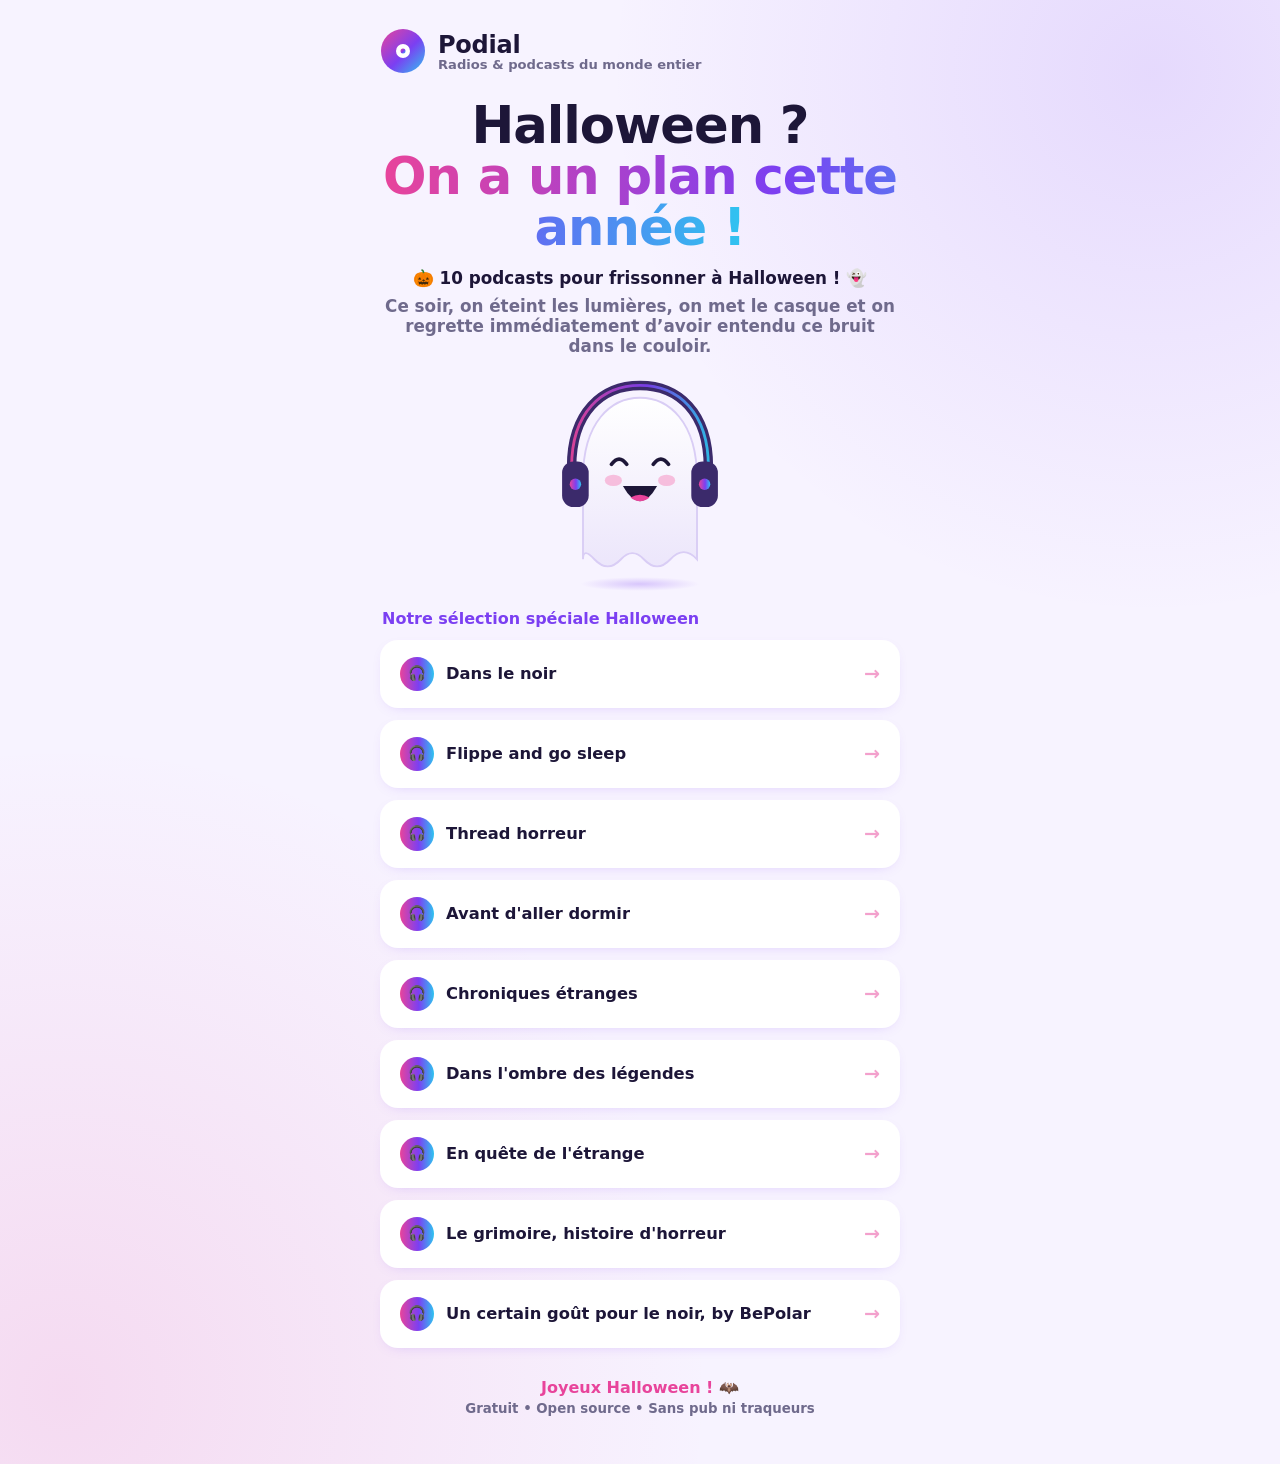
<file: docs/halloween/index.html>
<!doctype html>
<html lang="fr">
<head>
  <meta charset="utf-8">
  <meta name="viewport" content="width=device-width, initial-scale=1">
  <title>Halloween · Podial</title>
  <meta name="description" content="Halloween ? On a un plan ! Des podcasts, des radios et zéro frisson (ou presque).">
  <style>
    :root {
      --pink: #e8449b;
      --violet: #7b3ff2;
      --blue: #2fc4f0;
      --ink: #1d1638;
      --muted: #6f6a8c;
      --bg: #f7f3ff;
      --card: #ffffff;
      --grad: linear-gradient(90deg, var(--pink), var(--violet) 55%, var(--blue));
    }

    * { box-sizing: border-box; }

    html, body { margin: 0; min-height: 100%; }

    body {
      font-family: "Nunito", "Trebuchet MS", system-ui, -apple-system, sans-serif;
      color: var(--ink);
      background:
        radial-gradient(circle at 90% 5%, rgba(123, 63, 242, 0.14), transparent 30%),
        radial-gradient(circle at 5% 95%, rgba(232, 68, 155, 0.14), transparent 35%),
        var(--bg);
      padding: 28px 18px 48px;
      min-height: 100vh;
    }

    main {
      max-width: 520px;
      margin: 0 auto;
    }

    /* Marque Podial */
    .brand {
      display: flex;
      align-items: center;
      gap: 12px;
    }
    .brand .name {
      font-weight: 800;
      font-size: 1.5rem;
      letter-spacing: -0.01em;
    }
    .brand .tag {
      display: block;
      font-size: 0.82rem;
      color: var(--muted);
      font-weight: 600;
      margin-top: -2px;
    }

    /* Titre */
    .hero {
      text-align: center;
      margin: 26px 0 8px;
    }
    .hero h1 {
      margin: 0;
      font-weight: 900;
      font-size: clamp(2.2rem, 9vw, 3.2rem);
      line-height: 1;
      letter-spacing: -0.02em;
      color: var(--ink);
    }
    .hero h1 .grad {
      background: var(--grad);
      -webkit-background-clip: text;
      background-clip: text;
      color: transparent;
    }
    .hero .sub {
      margin: 14px 0 0;
      font-size: 1.05rem;
      font-weight: 700;
      color: var(--ink);
    }
    .hero .sub span {
      background: linear-gradient(transparent 62%, rgba(232, 68, 155, 0.35) 62%);
    }

    /* Fantôme */
    .ghost-wrap {
      position: relative;
      width: 190px;
      margin: 18px auto 6px;
      animation: float 4s ease-in-out infinite;
    }
    .ghost-wrap svg { width: 100%; height: auto; display: block; }
    .ghost-wrap .shadow {
      position: absolute;
      left: 50%;
      bottom: -8px;
      width: 120px;
      height: 14px;
      transform: translateX(-50%);
      background: radial-gradient(ellipse, rgba(123, 63, 242, 0.25), transparent 70%);
      animation: shadow 4s ease-in-out infinite;
    }

    @keyframes float {
      0%, 100% { transform: translateY(0); }
      50%      { transform: translateY(-8px); }
    }
    @keyframes shadow {
      0%, 100% { transform: translateX(-50%) scale(1); opacity: 1; }
      50%      { transform: translateX(-50%) scale(0.85); opacity: 0.6; }
    }

    .bubble {
      display: inline-block;
      margin-top: 4px;
      padding: 8px 16px;
      border-radius: 999px;
      background: var(--card);
      box-shadow: 0 6px 18px -8px rgba(123, 63, 242, 0.35);
      font-weight: 800;
      font-size: 0.95rem;
      color: var(--violet);
    }

    /* Liens */
    .section-title {
      margin: 26px 2px 12px;
      font-weight: 800;
      font-size: 1rem;
      color: var(--violet);
    }

    nav.links {
      display: flex;
      flex-direction: column;
      gap: 12px;
    }

    a.link {
      display: flex;
      align-items: center;
      gap: 12px;
      padding: 15px 18px;
      border-radius: 18px;
      background: var(--card);
      color: var(--ink);
      text-decoration: none;
      font-weight: 800;
      font-size: 1.02rem;
      box-shadow: 0 4px 14px -8px rgba(123, 63, 242, 0.35);
      border: 2px solid transparent;
      transition: transform 0.16s ease, border-color 0.16s ease, box-shadow 0.16s ease;
    }

    a.link .dot {
      flex-shrink: 0;
      width: 34px;
      height: 34px;
      border-radius: 50%;
      background: var(--grad);
      display: grid;
      place-items: center;
      color: #fff;
      font-size: 0.9rem;
    }

    a.link .label { flex: 1; }

    a.link .go {
      color: var(--pink);
      font-size: 1.2rem;
      opacity: 0.5;
      transition: opacity 0.16s ease, transform 0.16s ease;
    }

    a.link:hover,
    a.link:focus-visible {
      transform: translateY(-2px);
      border-color: var(--violet);
      box-shadow: 0 10px 22px -10px rgba(123, 63, 242, 0.55);
      outline: none;
    }
    a.link:hover .go,
    a.link:focus-visible .go {
      opacity: 1;
      transform: translateX(3px);
    }

    /* Pied */
    .foot {
      margin-top: 30px;
      text-align: center;
      font-weight: 800;
      color: var(--pink);
    }
    .foot small {
      display: block;
      margin-top: 4px;
      color: var(--muted);
      font-weight: 600;
    }

    @media (prefers-reduced-motion: reduce) {
      .ghost-wrap, .ghost-wrap .shadow { animation: none; }
      a.link, a.link .go { transition: none; }
    }
  </style>
</head>
<body>
  <main>
    <div class="brand">
      <svg width="46" height="46" viewBox="0 0 46 46" aria-hidden="true">
        <defs>
          <linearGradient id="g1" x1="0" y1="0" x2="1" y2="1">
            <stop offset="0" stop-color="#e8449b"/>
            <stop offset="0.55" stop-color="#7b3ff2"/>
            <stop offset="1" stop-color="#2fc4f0"/>
          </linearGradient>
        </defs>
        <circle cx="23" cy="23" r="22" fill="url(#g1)"/>
        <circle cx="23" cy="23" r="7" fill="#fff"/>
        <circle cx="23" cy="23" r="2.5" fill="url(#g1)"/>
      </svg>
      <div>
        <span class="name">Podial</span>
        <span class="tag">Radios &amp; podcasts du monde entier</span>
      </div>
    </div>

    <header class="hero">
      <h1>Halloween ?<br><span class="grad">On a un plan cette année !</span></h1>
      <div class="sub">
        <p style="margin:0 0 8px">🎃 <strong>10 podcasts pour frissonner à Halloween !</strong> 👻</p>
        <p style="margin:0;font-weight:600;color:var(--muted)">Ce soir, on éteint les lumières, on met le casque et on regrette immédiatement d’avoir entendu ce bruit dans le couloir.</p>
      </div>
    </header>

    <div style="text-align:center">
      <div class="ghost-wrap">
        <svg viewBox="0 0 200 220" aria-hidden="true">
          <defs>
            <linearGradient id="ghostBody" x1="0" y1="0" x2="0" y2="1">
              <stop offset="0" stop-color="#ffffff"/>
              <stop offset="1" stop-color="#ece6fb"/>
            </linearGradient>
            <linearGradient id="band" x1="0" y1="0" x2="1" y2="0">
              <stop offset="0" stop-color="#e8449b"/>
              <stop offset="0.55" stop-color="#7b3ff2"/>
              <stop offset="1" stop-color="#2fc4f0"/>
            </linearGradient>
          </defs>
          <!-- Corps du fantôme -->
          <path d="M40 110 C40 50 70 25 100 25 C130 25 160 50 160 110 L160 195
                   Q146 180 132 195 Q118 210 104 195 Q92 182 80 195 Q66 210 52 195
                   Q40 182 40 195 Z" fill="url(#ghostBody)" stroke="#d9cdf5" stroke-width="2"/>
          <!-- Joues -->
          <ellipse cx="72" cy="112" rx="9" ry="6" fill="#f7a6cf" opacity="0.7"/>
          <ellipse cx="128" cy="112" rx="9" ry="6" fill="#f7a6cf" opacity="0.7"/>
          <!-- Yeux joyeux -->
          <path d="M70 95 Q78 84 86 95" fill="none" stroke="#1d1638" stroke-width="4" stroke-linecap="round"/>
          <path d="M114 95 Q122 84 130 95" fill="none" stroke="#1d1638" stroke-width="4" stroke-linecap="round"/>
          <!-- Bouche ouverte -->
          <path d="M82 118 Q100 150 118 118 Z" fill="#1d1638"/>
          <path d="M90 130 Q100 138 110 130 Q100 124 90 130 Z" fill="#e8449b"/>
          <!-- Casque -->
          <path d="M28 98 C28 40 60 12 100 12 C140 12 172 40 172 98" fill="none" stroke="#3b2a6b" stroke-width="10" stroke-linecap="round"/>
          <path d="M28 98 C28 40 60 12 100 12 C140 12 172 40 172 98" fill="none" stroke="url(#band)" stroke-width="3" stroke-linecap="round" opacity="0.9"/>
          <rect x="18" y="92" width="28" height="48" rx="12" fill="#3b2a6b"/>
          <rect x="154" y="92" width="28" height="48" rx="12" fill="#3b2a6b"/>
          <circle cx="32" cy="116" r="6" fill="url(#band)"/>
          <circle cx="168" cy="116" r="6" fill="url(#band)"/>
        </svg>
        <div class="shadow"></div>
      </div>
    </div>

    <h2 class="section-title">Notre sélection spéciale Halloween</h2>

    <nav class="links" aria-label="Sélection Halloween">
      <a class="link" href="https://mickaelb06.github.io/podial/app/#p=1487793462"><span class="dot">🎧</span><span class="label">Dans le noir</span><span class="go">→</span></a>
      <a class="link" href="https://mickaelb06.github.io/podial/app/#p=1777832941"><span class="dot">🎧</span><span class="label">Flippe and go sleep</span><span class="go">→</span></a>
      <a class="link" href="https://mickaelb06.github.io/podial/app/#p=1682763395"><span class="dot">🎧</span><span class="label">Thread horreur</span><span class="go">→</span></a>
      <a class="link" href="https://mickaelb06.github.io/podial/app/#p=1457462618"><span class="dot">🎧</span><span class="label">Avant d'aller dormir</span><span class="go">→</span></a>
      <a class="link" href="https://mickaelb06.github.io/podial/app/#p=1765724035"><span class="dot">🎧</span><span class="label">Chroniques étranges</span><span class="go">→</span></a>
      <a class="link" href="https://mickaelb06.github.io/podial/app/#p=1447851287"><span class="dot">🎧</span><span class="label">Dans l'ombre des légendes</span><span class="go">→</span></a>
      <a class="link" href="https://mickaelb06.github.io/podial/app/#p=1837956317"><span class="dot">🎧</span><span class="label">En quête de l'étrange</span><span class="go">→</span></a>
      <a class="link" href="https://mickaelb06.github.io/podial/app/#p=1591982500"><span class="dot">🎧</span><span class="label">Le grimoire, histoire d'horreur</span><span class="go">→</span></a>
      <a class="link" href="https://mickaelb06.github.io/podial/app/#p=1536162396"><span class="dot">🎧</span><span class="label">Un certain goût pour le noir, by BePolar</span><span class="go">→</span></a>
    </nav>

    <footer class="foot">
      Joyeux Halloween ! 🦇
      <small>Gratuit • Open source • Sans pub ni traqueurs</small>
    </footer>
  </main>
</body>
</html>
</file>
